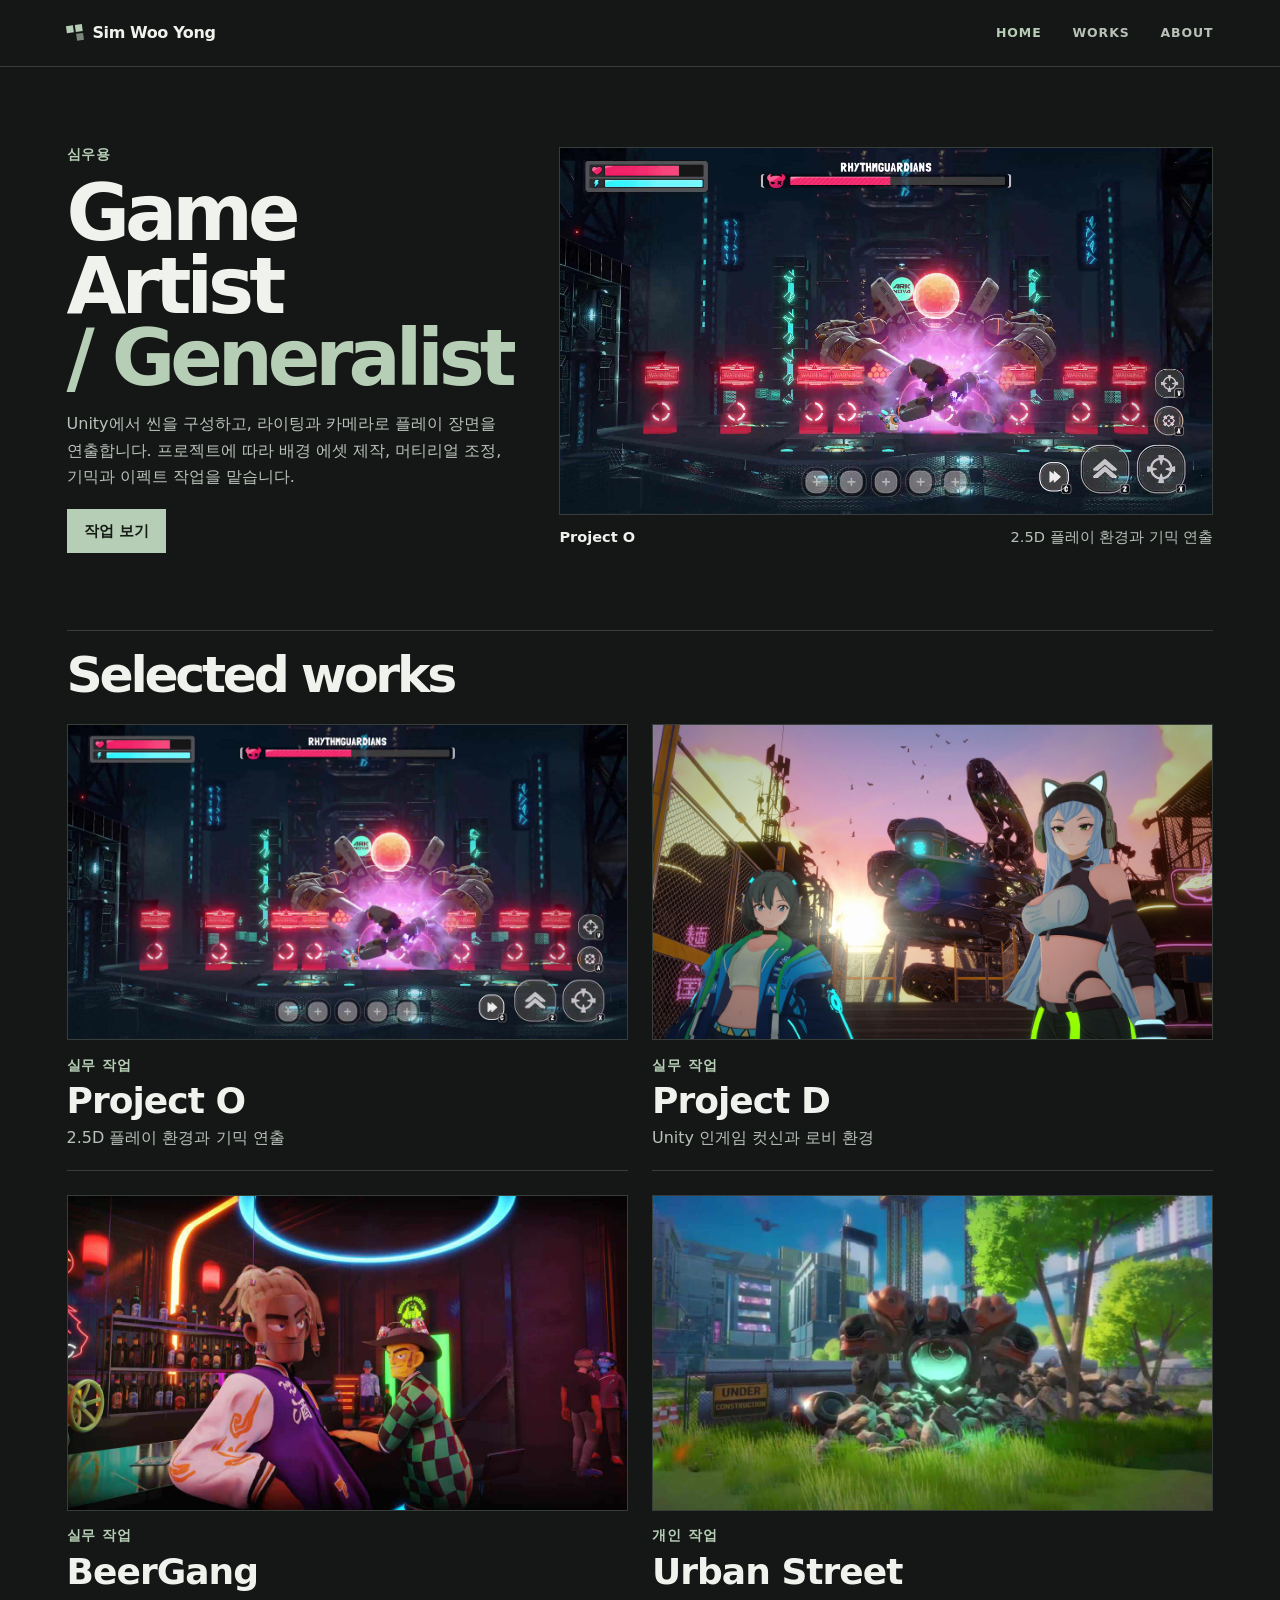
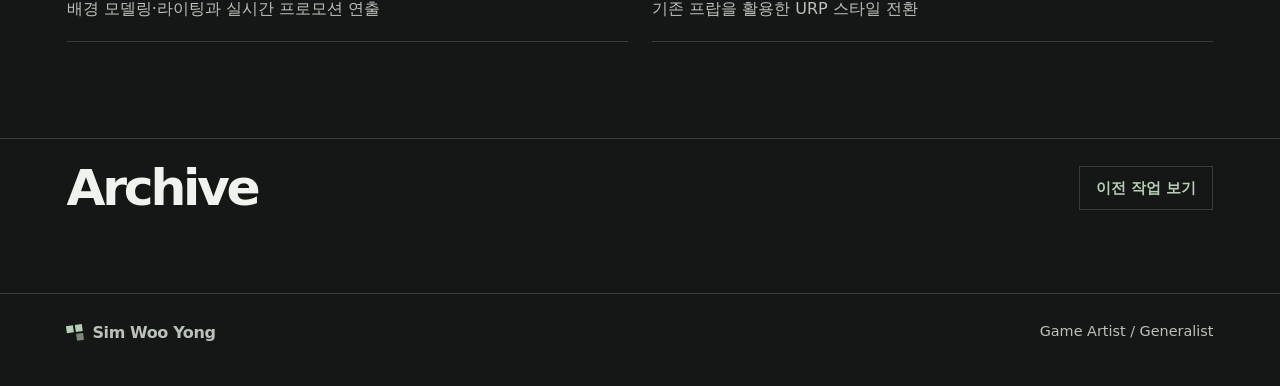
<file: index.html>
<!doctype html><html lang="ko"><head><meta charset="utf-8"><meta name="viewport" content="width=device-width,initial-scale=1"><meta name="description" content="Unity에서 씬을 구성하고, 라이팅과 카메라로 플레이 장면을 연출합니다. 프로젝트에 따라 배경 에셋 제작, 머티리얼 조정, 기믹과 이펙트 작업을 맡습니다."><meta name="theme-color" content="#141616"><title>Sim Woo Yong</title><link rel="icon" href="favicon.svg"><link rel="stylesheet" href="site.css"><script src="site.js" defer></script></head><body><a class="skip" href="#main">본문으로</a><header class="header"><div class="frame bar"><a class="brand" href="index.html"><span class="mark" aria-hidden="true"><i></i><i></i><i></i></span><span>Sim Woo Yong</span></a><nav aria-label="주 메뉴"><a href="index.html" aria-current="page">HOME</a><a href="works/index.html">WORKS</a><a href="about/index.html">ABOUT</a></nav></div></header><main id="main"><section class="frame hero"><div class="hero-copy"><p class="meta">심우용</p><h1>Game Artist<br><em>/ Generalist</em></h1><p>Unity에서 씬을 구성하고, 라이팅과 카메라로 플레이 장면을 연출합니다. 프로젝트에 따라 배경 에셋 제작, 머티리얼 조정, 기믹과 이펙트 작업을 맡습니다.</p><a class="action" href="#selected">작업 보기</a></div>
    <div class="hero-visual"><a class="hero-link" href="works/project-o/index.html"><div class="hero-art"><img src="media/originals/project-o/boss-frame.jpg" alt="청록빛 전투 공간과 적색 경고 장치가 함께 보이는 보스전 스틸." fetchpriority="high" decoding="async" width="2560" height="1440"></div><div class="hero-label"><strong>Project O</strong><span>2.5D 플레이 환경과 기믹 연출</span></div></a><video class="intro-video" muted playsinline preload="none" data-intro="media/originals/project-d/awakening-instrument.mp4" aria-hidden="true"></video></div></section>
    <section class="frame collection" id="selected"><div class="section-head"><h2>Selected works</h2></div><div class="grid"><article class="card"><a href="works/project-o/index.html"><div class="plate"><img src="media/originals/project-o/boss-frame.jpg" alt="청록빛 전투 공간과 적색 경고 장치가 함께 보이는 보스전 스틸." loading="lazy" decoding="async" width="2560" height="1440"></div><div class="card-copy"><p class="meta">실무 작업</p><h3>Project O</h3><p>2.5D 플레이 환경과 기믹 연출</p></div></a></article><article class="card"><a href="works/project-d/index.html"><div class="plate"><img src="media/originals/project-d/lighting-dusk.jpg" alt="역광으로 인물과 배경을 분리한 석양 버전." loading="lazy" decoding="async" width="2560" height="1440"></div><div class="card-copy"><p class="meta">실무 작업</p><h3>Project D</h3><p>Unity 인게임 컷신과 로비 환경</p></div></a></article><article class="card"><a href="works/beergang/index.html"><div class="plate"><img src="media/originals/beergang/trailer-bar.jpg" alt="병 진열과 적·청색 네온으로 깊이를 준 바 내부 스틸." loading="lazy" decoding="async" width="1280" height="720"></div><div class="card-copy"><p class="meta">실무 작업</p><h3>BeerGang</h3><p>배경 모델링·라이팅과 실시간 프로모션 연출</p></div></a></article><article class="card"><a href="works/urban-street/index.html"><div class="plate"><img src="media/originals/urban-street/robot-landmark.jpg" alt="잔디와 네온 뒤로 빛나는 로봇 잔해를 중심으로 잡은 구도." loading="lazy" decoding="async" width="1280" height="720"></div><div class="card-copy"><p class="meta">개인 작업</p><h3>Urban Street</h3><p>기존 프랍을 활용한 URP 스타일 전환</p></div></a></article></div></section>
    <section class="frame home-index"><h2>Archive</h2><a class="action secondary" href="works/index.html#archive">이전 작업 보기</a></section>
    </main><footer class="frame footer"><a class="brand" href="index.html"><span class="mark" aria-hidden="true"><i></i><i></i><i></i></span><span>Sim Woo Yong</span></a><span>Game Artist / Generalist</span></footer></body></html>
</file>
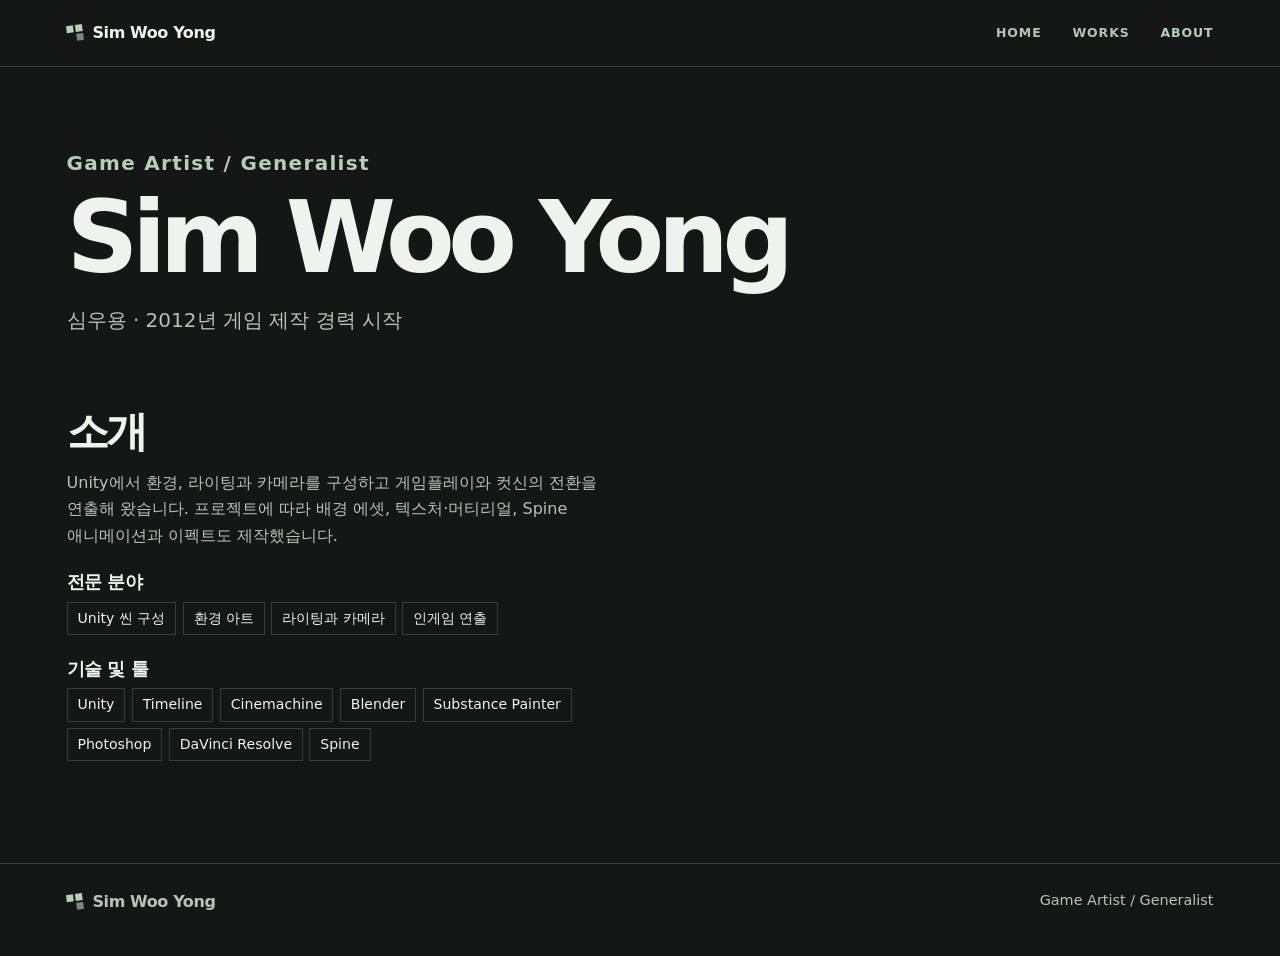
<file: about/index.html>
<!doctype html><html lang="ko"><head><meta charset="utf-8"><meta name="viewport" content="width=device-width,initial-scale=1"><meta name="description" content="Unity에서 씬을 구성하고, 라이팅과 카메라로 플레이 장면을 연출합니다. 프로젝트에 따라 배경 에셋 제작, 머티리얼 조정, 기믹과 이펙트 작업을 맡습니다."><meta name="theme-color" content="#141616"><title>About · Sim Woo Yong</title><link rel="icon" href="../favicon.svg"><link rel="stylesheet" href="../site.css"><script src="../site.js" defer></script></head><body><a class="skip" href="#main">본문으로</a><header class="header"><div class="frame bar"><a class="brand" href="../index.html"><span class="mark" aria-hidden="true"><i></i><i></i><i></i></span><span>Sim Woo Yong</span></a><nav aria-label="주 메뉴"><a href="../index.html">HOME</a><a href="../works/index.html">WORKS</a><a href="../about/index.html" aria-current="page">ABOUT</a></nav></div></header><main id="main"><div class="frame page-head"><p class="meta">Game Artist / Generalist</p><h1>Sim Woo Yong</h1><p>심우용 · 2012년 게임 제작 경력 시작</p></div><div class="frame about">
    <section><h2>소개</h2><p>Unity에서 환경, 라이팅과 카메라를 구성하고 게임플레이와 컷신의 전환을 연출해 왔습니다. 프로젝트에 따라 배경 에셋, 텍스처·머티리얼, Spine 애니메이션과 이펙트도 제작했습니다.</p><h3>전문 분야</h3><ul class="tags"><li>Unity 씬 구성</li><li>환경 아트</li><li>라이팅과 카메라</li><li>인게임 연출</li></ul><h3>기술 및 툴</h3><ul class="tags"><li>Unity</li><li>Timeline</li><li>Cinemachine</li><li>Blender</li><li>Substance Painter</li><li>Photoshop</li><li>DaVinci Resolve</li><li>Spine</li></ul>
    </section>
    </div></main><footer class="frame footer"><a class="brand" href="../index.html"><span class="mark" aria-hidden="true"><i></i><i></i><i></i></span><span>Sim Woo Yong</span></a><span>Game Artist / Generalist</span></footer></body></html>
</file>
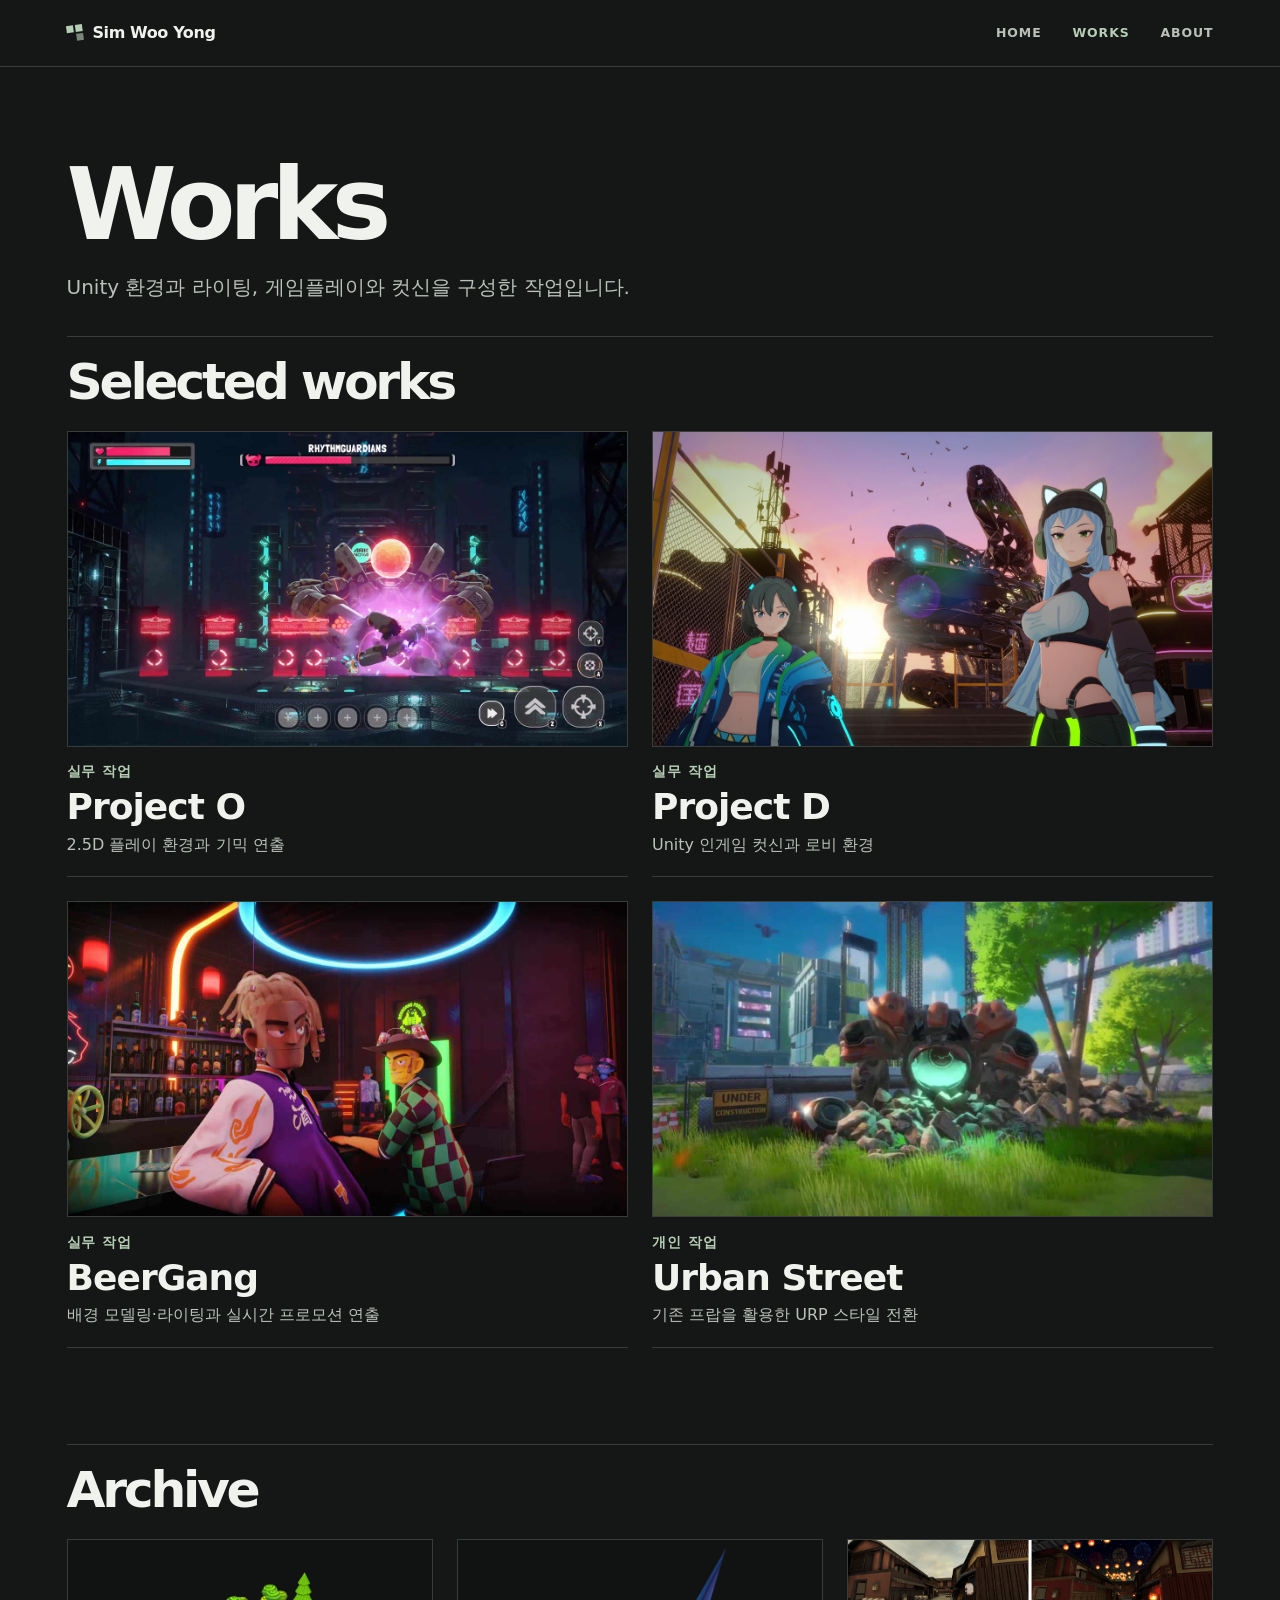
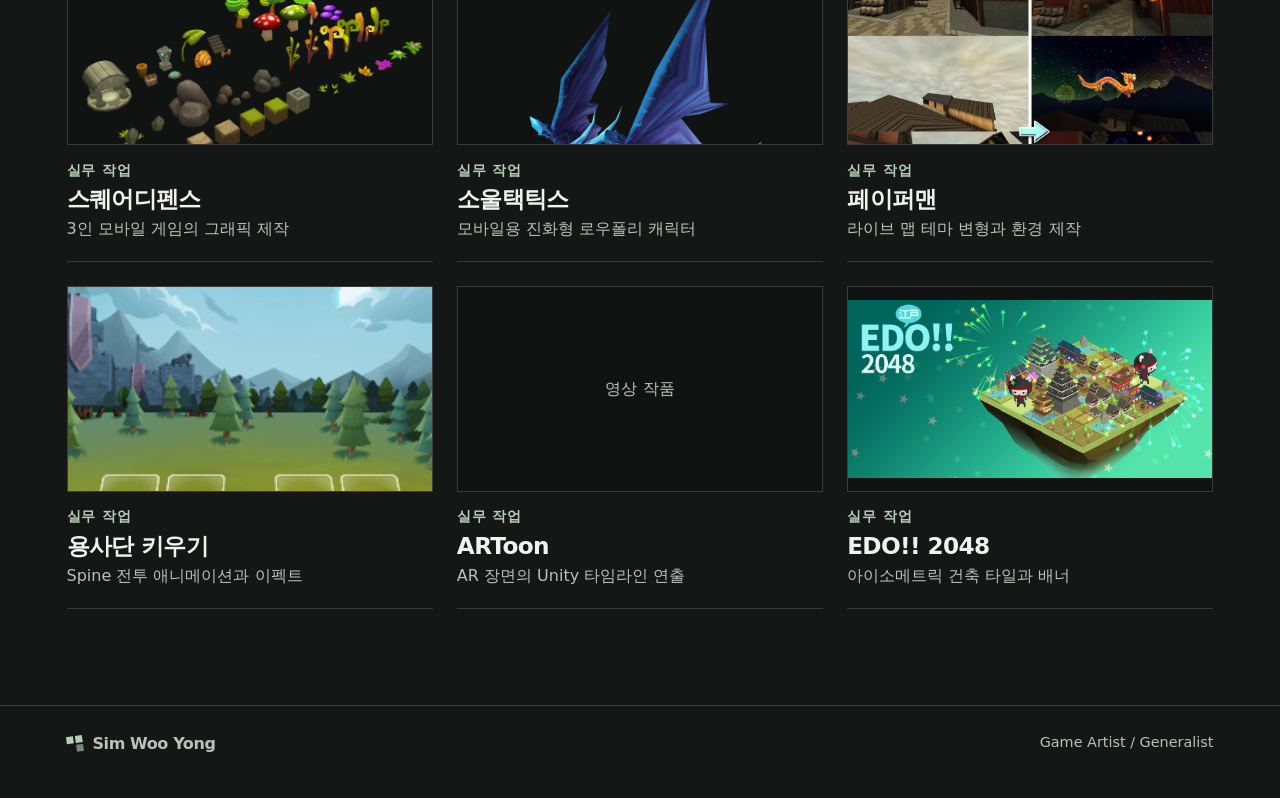
<file: works/index.html>
<!doctype html><html lang="ko"><head><meta charset="utf-8"><meta name="viewport" content="width=device-width,initial-scale=1"><meta name="description" content="Unity에서 씬을 구성하고, 라이팅과 카메라로 플레이 장면을 연출합니다. 프로젝트에 따라 배경 에셋 제작, 머티리얼 조정, 기믹과 이펙트 작업을 맡습니다."><meta name="theme-color" content="#141616"><title>Works · Sim Woo Yong</title><link rel="icon" href="../favicon.svg"><link rel="stylesheet" href="../site.css"><script src="../site.js" defer></script></head><body><a class="skip" href="#main">본문으로</a><header class="header"><div class="frame bar"><a class="brand" href="../index.html"><span class="mark" aria-hidden="true"><i></i><i></i><i></i></span><span>Sim Woo Yong</span></a><nav aria-label="주 메뉴"><a href="../index.html">HOME</a><a href="../works/index.html" aria-current="page">WORKS</a><a href="../about/index.html">ABOUT</a></nav></div></header><main id="main"><div class="frame page-head"><h1>Works</h1><p>Unity 환경과 라이팅, 게임플레이와 컷신을 구성한 작업입니다.</p></div><section class="frame collection" id="featured"><div class="section-head"><h2>Selected works</h2></div><div class="grid"><article class="card"><a href="../works/project-o/index.html"><div class="plate"><img src="../media/originals/project-o/boss-frame.jpg" alt="청록빛 전투 공간과 적색 경고 장치가 함께 보이는 보스전 스틸." loading="lazy" decoding="async" width="2560" height="1440"></div><div class="card-copy"><p class="meta">실무 작업</p><h3>Project O</h3><p>2.5D 플레이 환경과 기믹 연출</p></div></a></article><article class="card"><a href="../works/project-d/index.html"><div class="plate"><img src="../media/originals/project-d/lighting-dusk.jpg" alt="역광으로 인물과 배경을 분리한 석양 버전." loading="lazy" decoding="async" width="2560" height="1440"></div><div class="card-copy"><p class="meta">실무 작업</p><h3>Project D</h3><p>Unity 인게임 컷신과 로비 환경</p></div></a></article><article class="card"><a href="../works/beergang/index.html"><div class="plate"><img src="../media/originals/beergang/trailer-bar.jpg" alt="병 진열과 적·청색 네온으로 깊이를 준 바 내부 스틸." loading="lazy" decoding="async" width="1280" height="720"></div><div class="card-copy"><p class="meta">실무 작업</p><h3>BeerGang</h3><p>배경 모델링·라이팅과 실시간 프로모션 연출</p></div></a></article><article class="card"><a href="../works/urban-street/index.html"><div class="plate"><img src="../media/originals/urban-street/robot-landmark.jpg" alt="잔디와 네온 뒤로 빛나는 로봇 잔해를 중심으로 잡은 구도." loading="lazy" decoding="async" width="1280" height="720"></div><div class="card-copy"><p class="meta">개인 작업</p><h3>Urban Street</h3><p>기존 프랍을 활용한 URP 스타일 전환</p></div></a></article></div></section><section class="frame collection" id="archive"><div class="section-head"><h2>Archive</h2></div><div class="grid"><article class="card"><a href="../works/square-defence/index.html"><div class="plate"><img src="../media/originals/square-defence/tile-props.png" alt="바닥 타일, 암석, 식물, 구조물 등 환경 프랍 세트." loading="lazy" decoding="async" width="1500" height="1125"></div><div class="card-copy"><p class="meta">실무 작업</p><h3>스퀘어디펜스</h3><p>3인 모바일 게임의 그래픽 제작</p></div></a></article><article class="card"><a href="../works/soul-tactics/index.html"><div class="plate"><img src="../media/originals/soul-tactics/dragon-tier-three.png" alt="넓은 날개 실루엣과 긴 꼬리가 강조된 3단계 측면." loading="lazy" decoding="async" width="900" height="900"></div><div class="card-copy"><p class="meta">실무 작업</p><h3>소울택틱스</h3><p>모바일용 진화형 로우폴리 캐릭터</p></div></a></article><article class="card"><a href="../works/paperman/index.html"><div class="plate"><img src="../media/originals/paperman/kyoto-festival.jpg" alt="기존 교토와 중국 축제 테마로 변경한 버전의 비교." loading="lazy" decoding="async" width="1902" height="2000"></div><div class="card-copy"><p class="meta">실무 작업</p><h3>페이퍼맨</h3><p>라이브 맵 테마 변형과 환경 제작</p></div></a></article><article class="card"><a href="../works/superjoy-spine/index.html"><div class="plate"><img src="../media/originals/superjoy-spine/scorpion-ingame.gif" alt="전투 격자에서 원거리 착탄이 표시되는 구간." loading="lazy" decoding="async" width="270" height="290"></div><div class="card-copy"><p class="meta">실무 작업</p><h3>용사단 키우기</h3><p>Spine 전투 애니메이션과 이펙트</p></div></a></article><article class="card"><a href="../works/artoon/index.html"><div class="plate"><span class="placeholder">영상 작품</span></div><div class="card-copy"><p class="meta">실무 작업</p><h3>ARToon</h3><p>AR 장면의 Unity 타임라인 연출</p></div></a></article><article class="card"><a href="../works/edo-2048/index.html"><div class="plate"><img src="../media/originals/edo-2048/edo-banner.png" alt="건물 타일을 한 섬으로 배치한 EDO!! 2048 배너." loading="lazy" decoding="async" width="1024" height="500"></div><div class="card-copy"><p class="meta">실무 작업</p><h3>EDO!! 2048</h3><p>아이소메트릭 건축 타일과 배너</p></div></a></article></div></section></main><footer class="frame footer"><a class="brand" href="../index.html"><span class="mark" aria-hidden="true"><i></i><i></i><i></i></span><span>Sim Woo Yong</span></a><span>Game Artist / Generalist</span></footer></body></html>
</file>
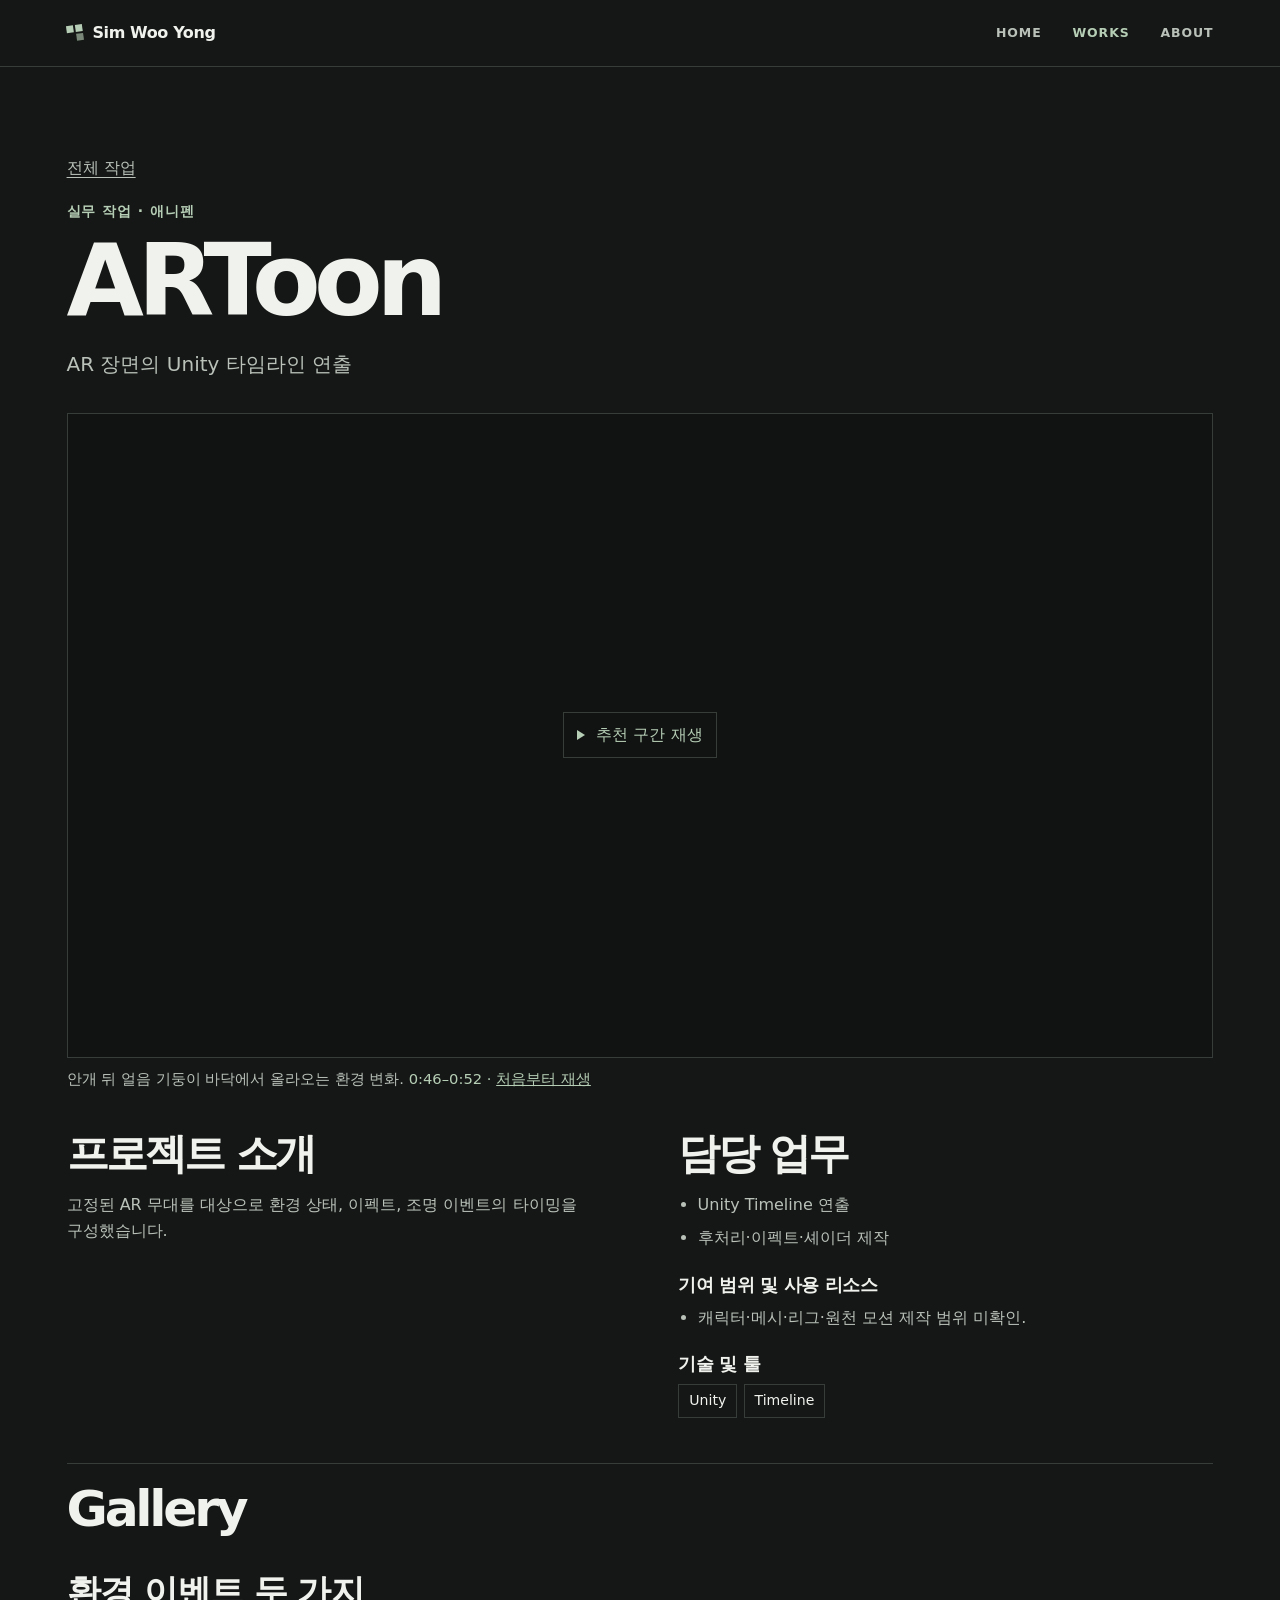
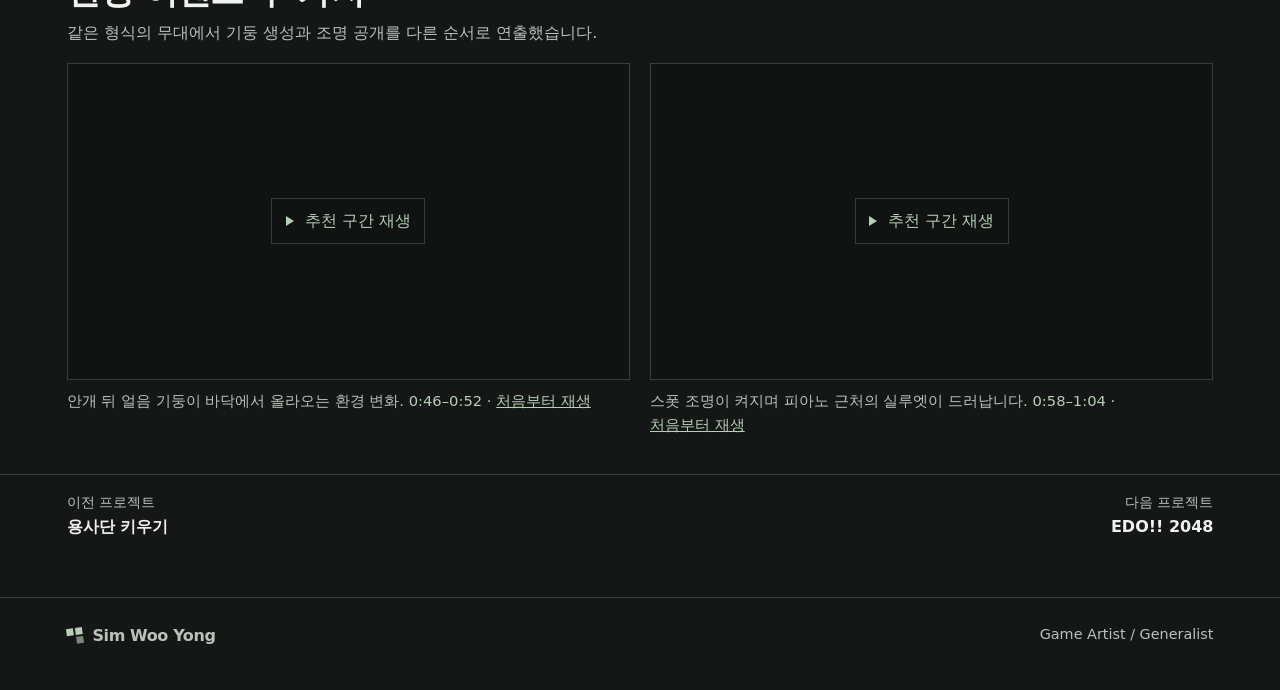
<file: works/artoon/index.html>
<!doctype html><html lang="ko"><head><meta charset="utf-8"><meta name="viewport" content="width=device-width,initial-scale=1"><meta name="description" content="Unity에서 씬을 구성하고, 라이팅과 카메라로 플레이 장면을 연출합니다. 프로젝트에 따라 배경 에셋 제작, 머티리얼 조정, 기믹과 이펙트 작업을 맡습니다."><meta name="theme-color" content="#141616"><title>ARToon · Sim Woo Yong</title><link rel="icon" href="../../favicon.svg"><link rel="stylesheet" href="../../site.css"><script src="../../site.js" defer></script></head><body><a class="skip" href="#main">본문으로</a><header class="header"><div class="frame bar"><a class="brand" href="../../index.html"><span class="mark" aria-hidden="true"><i></i><i></i><i></i></span><span>Sim Woo Yong</span></a><nav aria-label="주 메뉴"><a href="../../index.html">HOME</a><a href="../../works/index.html" aria-current="page">WORKS</a><a href="../../about/index.html">ABOUT</a></nav></div></header><main id="main"><article><header class="frame detail-head"><a class="back" href="../../works/index.html">전체 작업</a><p class="meta">실무 작업 · 애니펜</p><h1>ARToon</h1><p>AR 장면의 Unity 타임라인 연출</p></header>
    <div class="frame detail-art"><figure><div class="video-stage" style="--ratio:1280/720"><a class="play" data-video="../../media/originals/artoon/ice-columns.mp4" data-start="46" data-end="52" href="../../media/originals/artoon/ice-columns.mp4#t=46" aria-label="안개 뒤 얼음 기둥이 바닥에서 올라오는 환경 변화. 재생"><i aria-hidden="true"></i>추천 구간 재생</a></div><figcaption>안개 뒤 얼음 기둥이 바닥에서 올라오는 환경 변화. <span class="range">0:46–0:52 · <a data-full href="../../media/originals/artoon/ice-columns.mp4">처음부터 재생</a></span></figcaption></figure></div>
    <div class="frame detail-info"><section><h2>프로젝트 소개</h2><p>고정된 AR 무대를 대상으로 환경 상태, 이펙트, 조명 이벤트의 타이밍을 구성했습니다.</p></section>
    <section><h2>담당 업무</h2><ul class="plain"><li>Unity Timeline 연출</li><li>후처리·이펙트·셰이더 제작</li></ul><h3>기여 범위 및 사용 리소스</h3><ul class="plain"><li>캐릭터·메시·리그·원천 모션 제작 범위 미확인.</li></ul><h3>기술 및 툴</h3><ul class="tags"><li>Unity</li><li>Timeline</li></ul></section></div>
    <section class="frame gallery"><div class="section-head"><h2>Gallery</h2></div><section class="gallery-block"><h3>환경 이벤트 두 가지</h3><p>같은 형식의 무대에서 기둥 생성과 조명 공개를 다른 순서로 연출했습니다.</p><div class="gallery-grid"><figure><div class="video-stage" style="--ratio:1280/720"><a class="play" data-video="../../media/originals/artoon/ice-columns.mp4" data-start="46" data-end="52" href="../../media/originals/artoon/ice-columns.mp4#t=46" aria-label="안개 뒤 얼음 기둥이 바닥에서 올라오는 환경 변화. 재생"><i aria-hidden="true"></i>추천 구간 재생</a></div><figcaption>안개 뒤 얼음 기둥이 바닥에서 올라오는 환경 변화. <span class="range">0:46–0:52 · <a data-full href="../../media/originals/artoon/ice-columns.mp4">처음부터 재생</a></span></figcaption></figure><figure><div class="video-stage" style="--ratio:1280/720"><a class="play" data-video="../../media/originals/artoon/spotlight-reveal.mp4" data-start="58" data-end="64" href="../../media/originals/artoon/spotlight-reveal.mp4#t=58" aria-label="스폿 조명이 켜지며 피아노 근처의 실루엣이 드러납니다. 재생"><i aria-hidden="true"></i>추천 구간 재생</a></div><figcaption>스폿 조명이 켜지며 피아노 근처의 실루엣이 드러납니다. <span class="range">0:58–1:04 · <a data-full href="../../media/originals/artoon/spotlight-reveal.mp4">처음부터 재생</a></span></figcaption></figure></div></section></section>
    <nav class="frame project-nav" aria-label="작품 이동"><a href="../../works/superjoy-spine/index.html"><span>이전 프로젝트</span><strong>용사단 키우기</strong></a><a href="../../works/edo-2048/index.html"><span>다음 프로젝트</span><strong>EDO!! 2048</strong></a></nav></article></main><footer class="frame footer"><a class="brand" href="../../index.html"><span class="mark" aria-hidden="true"><i></i><i></i><i></i></span><span>Sim Woo Yong</span></a><span>Game Artist / Generalist</span></footer></body></html>
</file>
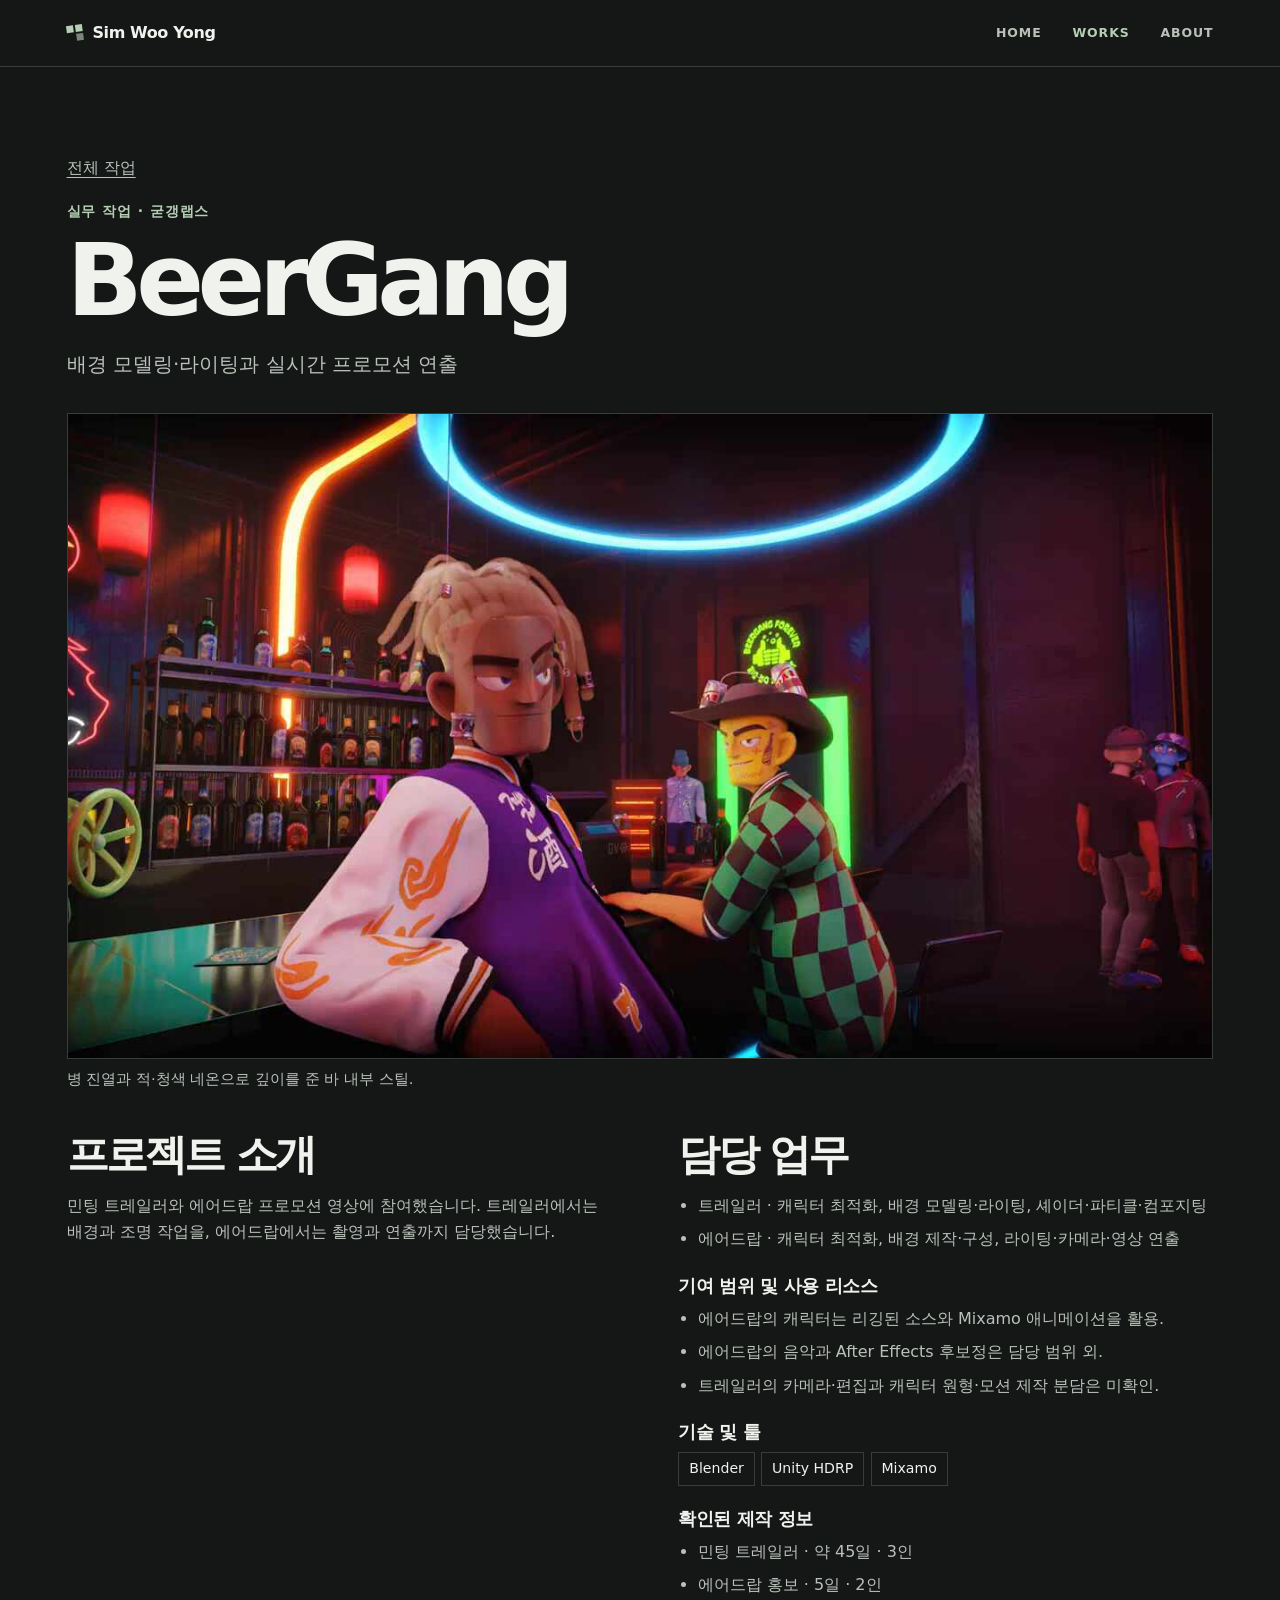
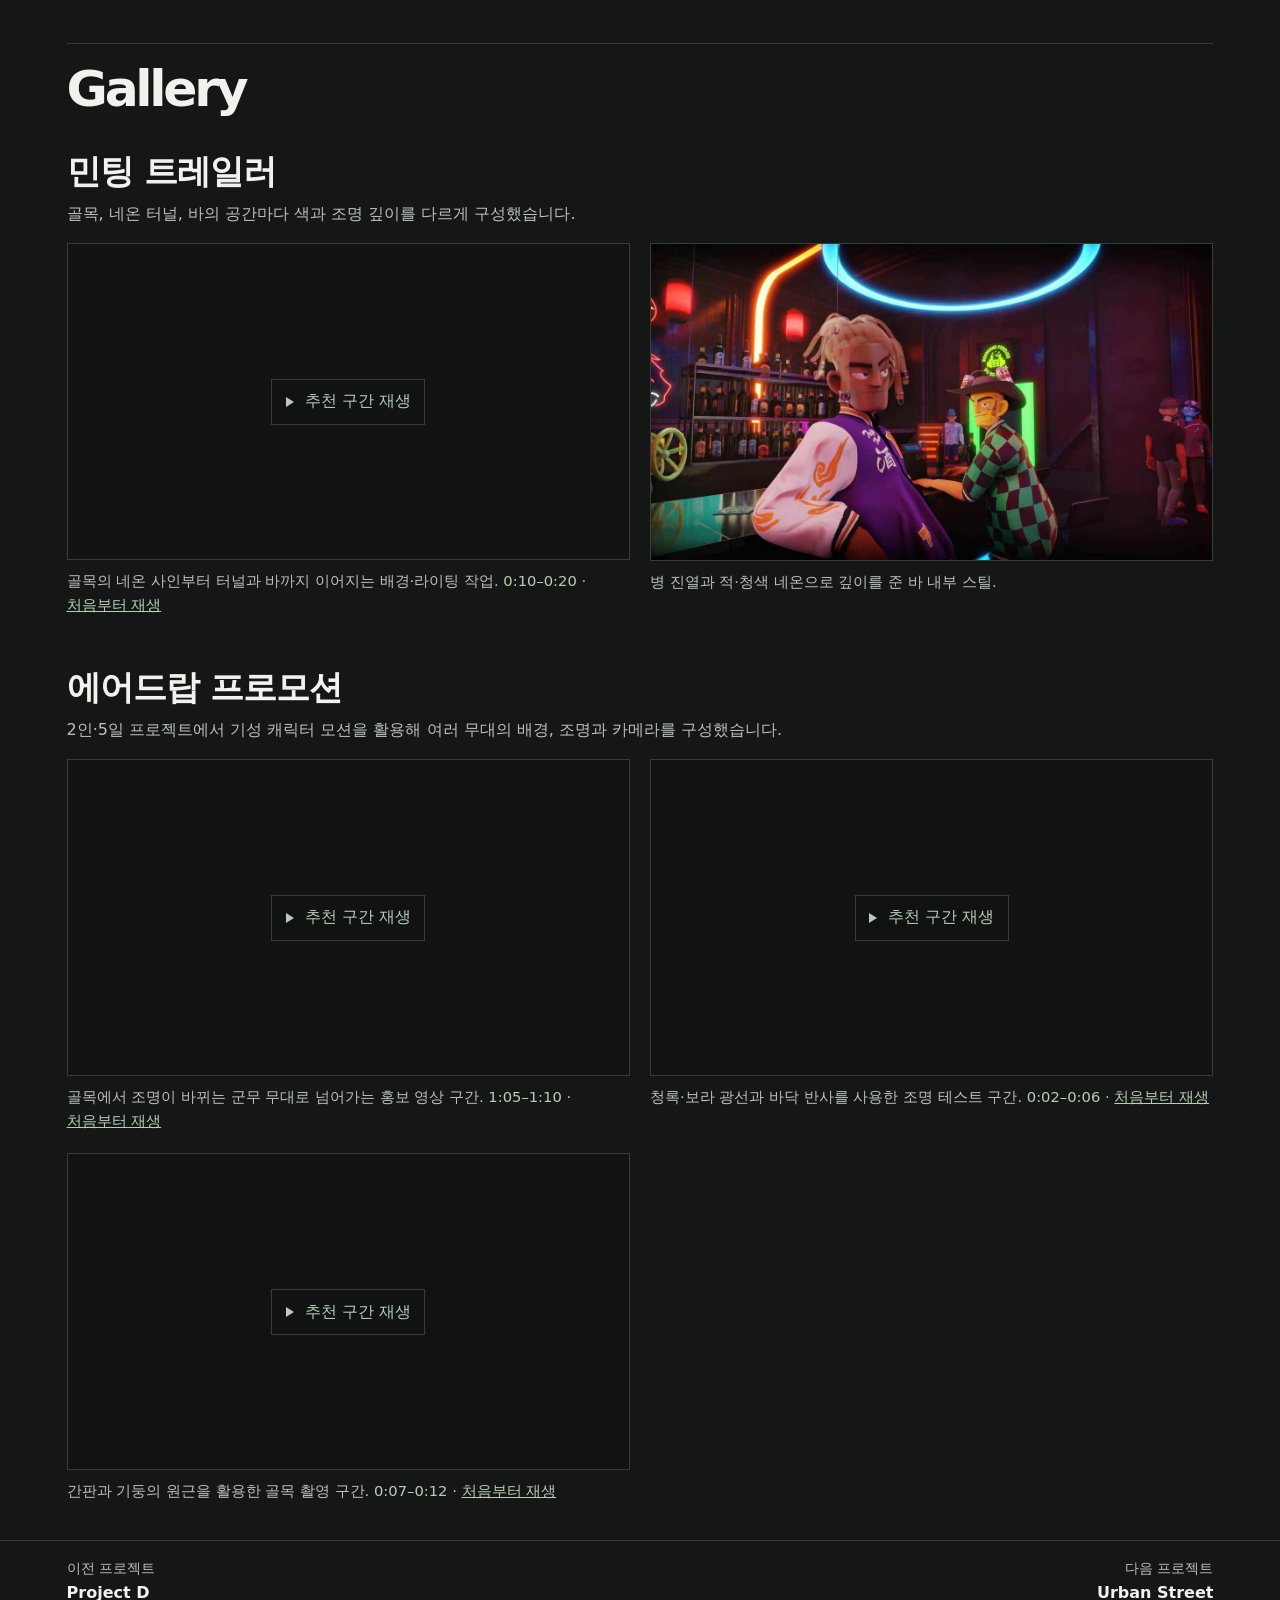
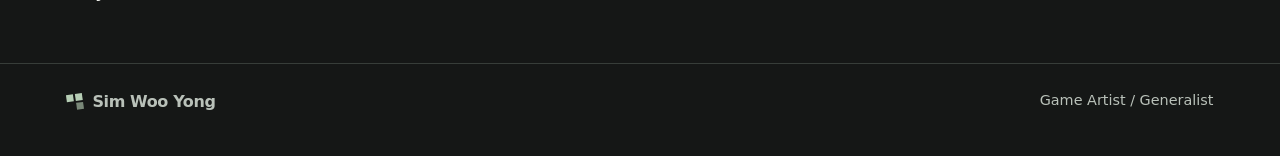
<file: works/beergang/index.html>
<!doctype html><html lang="ko"><head><meta charset="utf-8"><meta name="viewport" content="width=device-width,initial-scale=1"><meta name="description" content="Unity에서 씬을 구성하고, 라이팅과 카메라로 플레이 장면을 연출합니다. 프로젝트에 따라 배경 에셋 제작, 머티리얼 조정, 기믹과 이펙트 작업을 맡습니다."><meta name="theme-color" content="#141616"><title>BeerGang · Sim Woo Yong</title><link rel="icon" href="../../favicon.svg"><link rel="stylesheet" href="../../site.css"><script src="../../site.js" defer></script></head><body><a class="skip" href="#main">본문으로</a><header class="header"><div class="frame bar"><a class="brand" href="../../index.html"><span class="mark" aria-hidden="true"><i></i><i></i><i></i></span><span>Sim Woo Yong</span></a><nav aria-label="주 메뉴"><a href="../../index.html">HOME</a><a href="../../works/index.html" aria-current="page">WORKS</a><a href="../../about/index.html">ABOUT</a></nav></div></header><main id="main"><article><header class="frame detail-head"><a class="back" href="../../works/index.html">전체 작업</a><p class="meta">실무 작업 · 굳갱랩스</p><h1>BeerGang</h1><p>배경 모델링·라이팅과 실시간 프로모션 연출</p></header>
    <div class="frame detail-art"><figure><a class="plate still" data-still href="../../media/originals/beergang/trailer-bar.jpg"><img src="../../media/originals/beergang/trailer-bar.jpg" alt="병 진열과 적·청색 네온으로 깊이를 준 바 내부 스틸." fetchpriority="high" decoding="async" width="1280" height="720"></a><figcaption>병 진열과 적·청색 네온으로 깊이를 준 바 내부 스틸.</figcaption></figure></div>
    <div class="frame detail-info"><section><h2>프로젝트 소개</h2><p>민팅 트레일러와 에어드랍 프로모션 영상에 참여했습니다. 트레일러에서는 배경과 조명 작업을, 에어드랍에서는 촬영과 연출까지 담당했습니다.</p></section>
    <section><h2>담당 업무</h2><ul class="plain"><li>트레일러 · 캐릭터 최적화, 배경 모델링·라이팅, 셰이더·파티클·컴포지팅</li><li>에어드랍 · 캐릭터 최적화, 배경 제작·구성, 라이팅·카메라·영상 연출</li></ul><h3>기여 범위 및 사용 리소스</h3><ul class="plain"><li>에어드랍의 캐릭터는 리깅된 소스와 Mixamo 애니메이션을 활용.</li><li>에어드랍의 음악과 After Effects 후보정은 담당 범위 외.</li><li>트레일러의 카메라·편집과 캐릭터 원형·모션 제작 분담은 미확인.</li></ul><h3>기술 및 툴</h3><ul class="tags"><li>Blender</li><li>Unity HDRP</li><li>Mixamo</li></ul><h3>확인된 제작 정보</h3><ul class="plain"><li>민팅 트레일러 · 약 45일 · 3인</li><li>에어드랍 홍보 · 5일 · 2인</li></ul></section></div>
    <section class="frame gallery"><div class="section-head"><h2>Gallery</h2></div><section class="gallery-block"><h3>민팅 트레일러</h3><p>골목, 네온 터널, 바의 공간마다 색과 조명 깊이를 다르게 구성했습니다.</p><div class="gallery-grid"><figure><div class="video-stage" style="--ratio:1280/720"><a class="play" data-video="../../media/originals/beergang/trailer-lighting.mp4" data-start="10.9" data-end="20.9" href="../../media/originals/beergang/trailer-lighting.mp4#t=10.9" aria-label="골목의 네온 사인부터 터널과 바까지 이어지는 배경·라이팅 작업. 재생"><i aria-hidden="true"></i>추천 구간 재생</a></div><figcaption>골목의 네온 사인부터 터널과 바까지 이어지는 배경·라이팅 작업. <span class="range">0:10–0:20 · <a data-full href="../../media/originals/beergang/trailer-lighting.mp4">처음부터 재생</a></span></figcaption></figure><figure><a class="plate still" data-still href="../../media/originals/beergang/trailer-bar.jpg"><img src="../../media/originals/beergang/trailer-bar.jpg" alt="병 진열과 적·청색 네온으로 깊이를 준 바 내부 스틸." loading="lazy" decoding="async" width="1280" height="720"></a><figcaption>병 진열과 적·청색 네온으로 깊이를 준 바 내부 스틸.</figcaption></figure></div></section><section class="gallery-block"><h3>에어드랍 프로모션</h3><p>2인·5일 프로젝트에서 기성 캐릭터 모션을 활용해 여러 무대의 배경, 조명과 카메라를 구성했습니다.</p><div class="gallery-grid"><figure><div class="video-stage" style="--ratio:1280/720"><a class="play" data-video="../../media/originals/beergang/airdrop-transition.mp4" data-start="65.8" data-end="70.2" href="../../media/originals/beergang/airdrop-transition.mp4#t=65.8" aria-label="골목에서 조명이 바뀌는 군무 무대로 넘어가는 홍보 영상 구간. 재생"><i aria-hidden="true"></i>추천 구간 재생</a></div><figcaption>골목에서 조명이 바뀌는 군무 무대로 넘어가는 홍보 영상 구간. <span class="range">1:05–1:10 · <a data-full href="../../media/originals/beergang/airdrop-transition.mp4">처음부터 재생</a></span></figcaption></figure><figure><div class="video-stage" style="--ratio:1920/1080"><a class="play" data-video="../../media/originals/beergang/airdrop-volumetric.mp4" data-start="2" data-end="6" href="../../media/originals/beergang/airdrop-volumetric.mp4#t=2" aria-label="청록·보라 광선과 바닥 반사를 사용한 조명 테스트 구간. 재생"><i aria-hidden="true"></i>추천 구간 재생</a></div><figcaption>청록·보라 광선과 바닥 반사를 사용한 조명 테스트 구간. <span class="range">0:02–0:06 · <a data-full href="../../media/originals/beergang/airdrop-volumetric.mp4">처음부터 재생</a></span></figcaption></figure><figure><div class="video-stage" style="--ratio:1920/1080"><a class="play" data-video="../../media/originals/beergang/airdrop-alley.mp4" data-start="7" data-end="12" href="../../media/originals/beergang/airdrop-alley.mp4#t=7" aria-label="간판과 기둥의 원근을 활용한 골목 촬영 구간. 재생"><i aria-hidden="true"></i>추천 구간 재생</a></div><figcaption>간판과 기둥의 원근을 활용한 골목 촬영 구간. <span class="range">0:07–0:12 · <a data-full href="../../media/originals/beergang/airdrop-alley.mp4">처음부터 재생</a></span></figcaption></figure></div></section></section>
    <nav class="frame project-nav" aria-label="작품 이동"><a href="../../works/project-d/index.html"><span>이전 프로젝트</span><strong>Project D</strong></a><a href="../../works/urban-street/index.html"><span>다음 프로젝트</span><strong>Urban Street</strong></a></nav></article></main><footer class="frame footer"><a class="brand" href="../../index.html"><span class="mark" aria-hidden="true"><i></i><i></i><i></i></span><span>Sim Woo Yong</span></a><span>Game Artist / Generalist</span></footer></body></html>
</file>
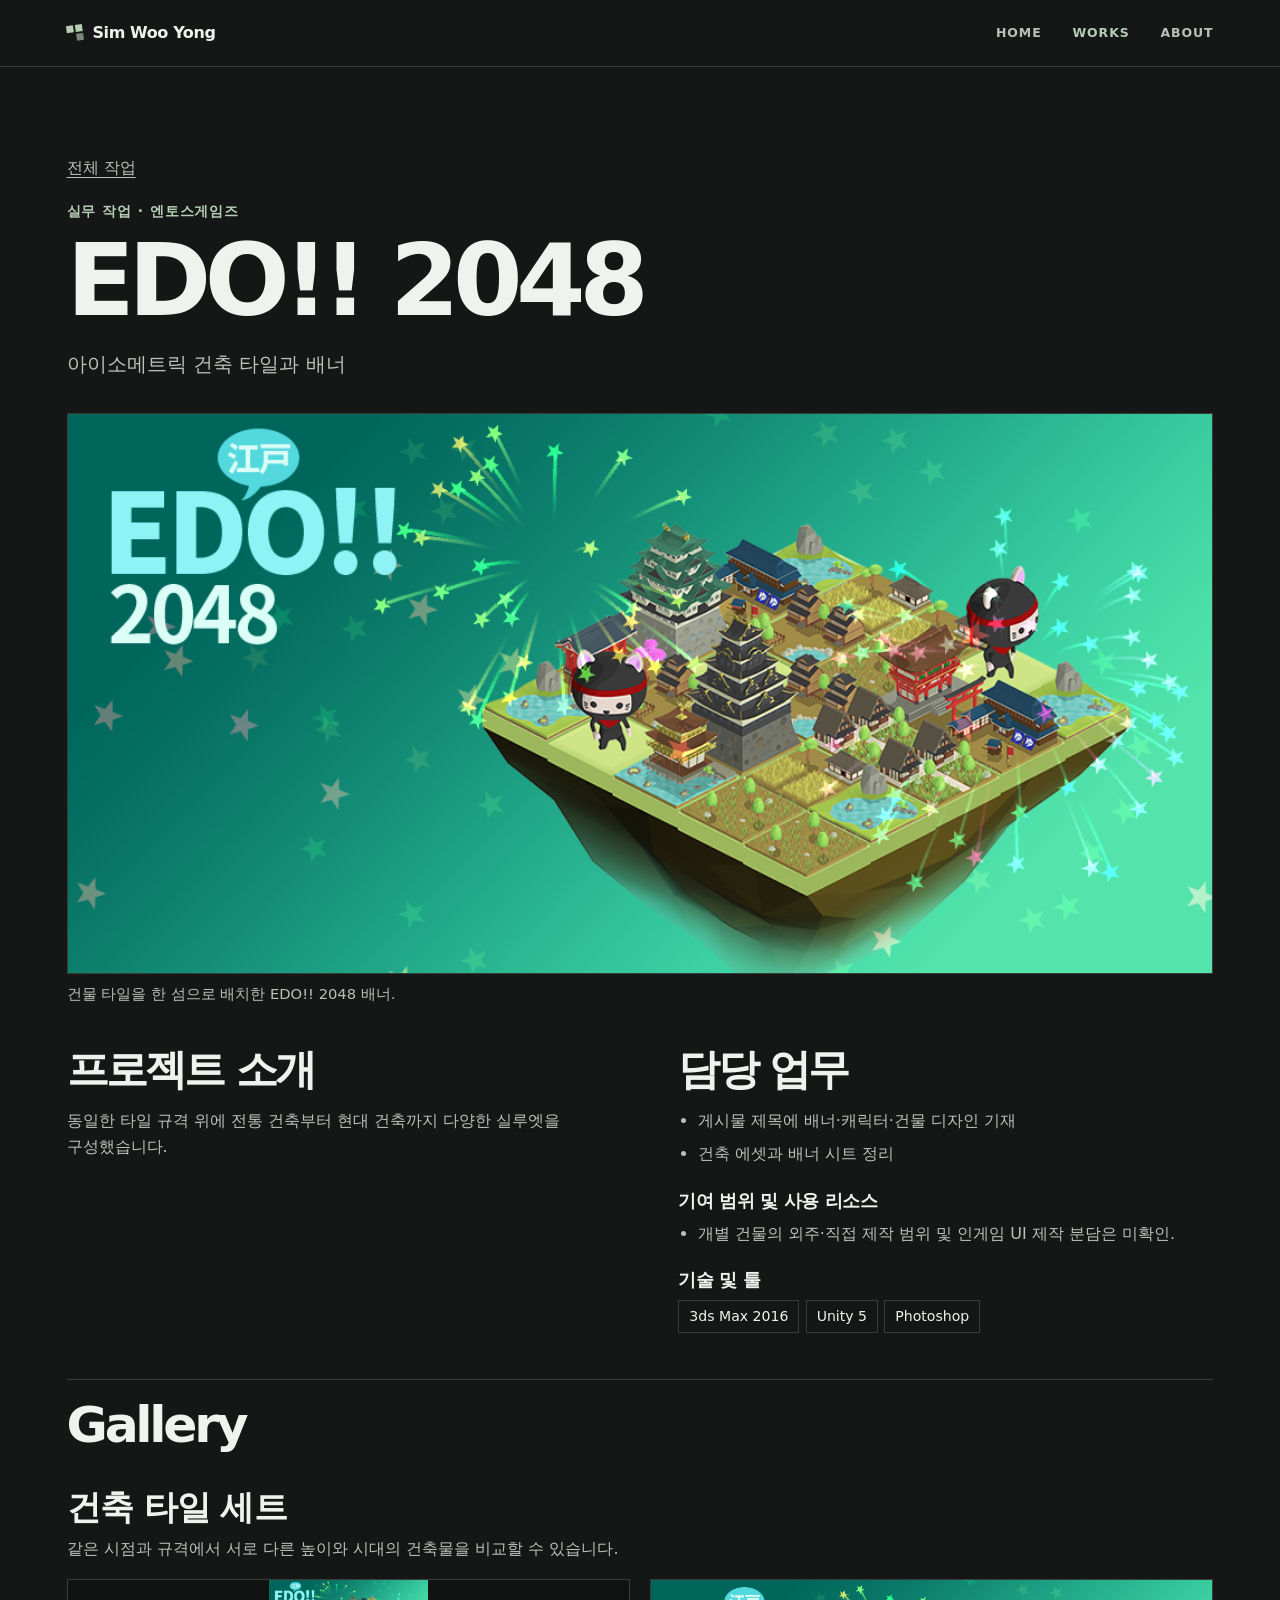
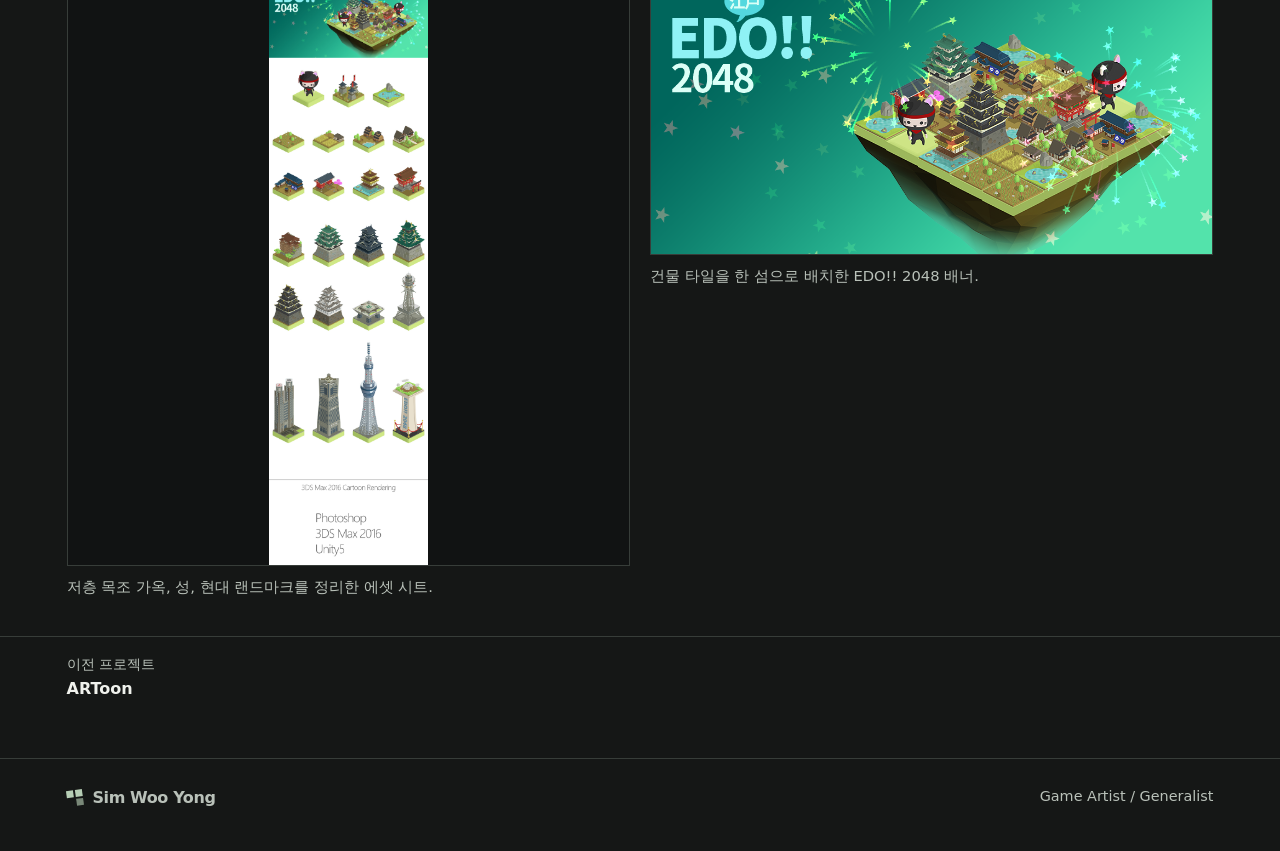
<file: works/edo-2048/index.html>
<!doctype html><html lang="ko"><head><meta charset="utf-8"><meta name="viewport" content="width=device-width,initial-scale=1"><meta name="description" content="Unity에서 씬을 구성하고, 라이팅과 카메라로 플레이 장면을 연출합니다. 프로젝트에 따라 배경 에셋 제작, 머티리얼 조정, 기믹과 이펙트 작업을 맡습니다."><meta name="theme-color" content="#141616"><title>EDO!! 2048 · Sim Woo Yong</title><link rel="icon" href="../../favicon.svg"><link rel="stylesheet" href="../../site.css"><script src="../../site.js" defer></script></head><body><a class="skip" href="#main">본문으로</a><header class="header"><div class="frame bar"><a class="brand" href="../../index.html"><span class="mark" aria-hidden="true"><i></i><i></i><i></i></span><span>Sim Woo Yong</span></a><nav aria-label="주 메뉴"><a href="../../index.html">HOME</a><a href="../../works/index.html" aria-current="page">WORKS</a><a href="../../about/index.html">ABOUT</a></nav></div></header><main id="main"><article><header class="frame detail-head"><a class="back" href="../../works/index.html">전체 작업</a><p class="meta">실무 작업 · 엔토스게임즈</p><h1>EDO!! 2048</h1><p>아이소메트릭 건축 타일과 배너</p></header>
    <div class="frame detail-art"><figure><a class="plate still" data-still href="../../media/originals/edo-2048/edo-banner.png"><img src="../../media/originals/edo-2048/edo-banner.png" alt="건물 타일을 한 섬으로 배치한 EDO!! 2048 배너." fetchpriority="high" decoding="async" width="1024" height="500"></a><figcaption>건물 타일을 한 섬으로 배치한 EDO!! 2048 배너.</figcaption></figure></div>
    <div class="frame detail-info"><section><h2>프로젝트 소개</h2><p>동일한 타일 규격 위에 전통 건축부터 현대 건축까지 다양한 실루엣을 구성했습니다.</p></section>
    <section><h2>담당 업무</h2><ul class="plain"><li>게시물 제목에 배너·캐릭터·건물 디자인 기재</li><li>건축 에셋과 배너 시트 정리</li></ul><h3>기여 범위 및 사용 리소스</h3><ul class="plain"><li>개별 건물의 외주·직접 제작 범위 및 인게임 UI 제작 분담은 미확인.</li></ul><h3>기술 및 툴</h3><ul class="tags"><li>3ds Max 2016</li><li>Unity 5</li><li>Photoshop</li></ul></section></div>
    <section class="frame gallery"><div class="section-head"><h2>Gallery</h2></div><section class="gallery-block"><h3>건축 타일 세트</h3><p>같은 시점과 규격에서 서로 다른 높이와 시대의 건축물을 비교할 수 있습니다.</p><div class="gallery-grid"><figure><a class="plate still" data-still href="../../media/originals/edo-2048/building-sheet.jpg"><img src="../../media/originals/edo-2048/building-sheet.jpg" alt="저층 목조 가옥, 성, 현대 랜드마크를 정리한 에셋 시트." loading="lazy" decoding="async" width="1024" height="3763"></a><figcaption>저층 목조 가옥, 성, 현대 랜드마크를 정리한 에셋 시트.</figcaption></figure><figure><a class="plate still" data-still href="../../media/originals/edo-2048/edo-banner.png"><img src="../../media/originals/edo-2048/edo-banner.png" alt="건물 타일을 한 섬으로 배치한 EDO!! 2048 배너." loading="lazy" decoding="async" width="1024" height="500"></a><figcaption>건물 타일을 한 섬으로 배치한 EDO!! 2048 배너.</figcaption></figure></div></section></section>
    <nav class="frame project-nav" aria-label="작품 이동"><a href="../../works/artoon/index.html"><span>이전 프로젝트</span><strong>ARToon</strong></a><span></span></nav></article></main><footer class="frame footer"><a class="brand" href="../../index.html"><span class="mark" aria-hidden="true"><i></i><i></i><i></i></span><span>Sim Woo Yong</span></a><span>Game Artist / Generalist</span></footer></body></html>
</file>
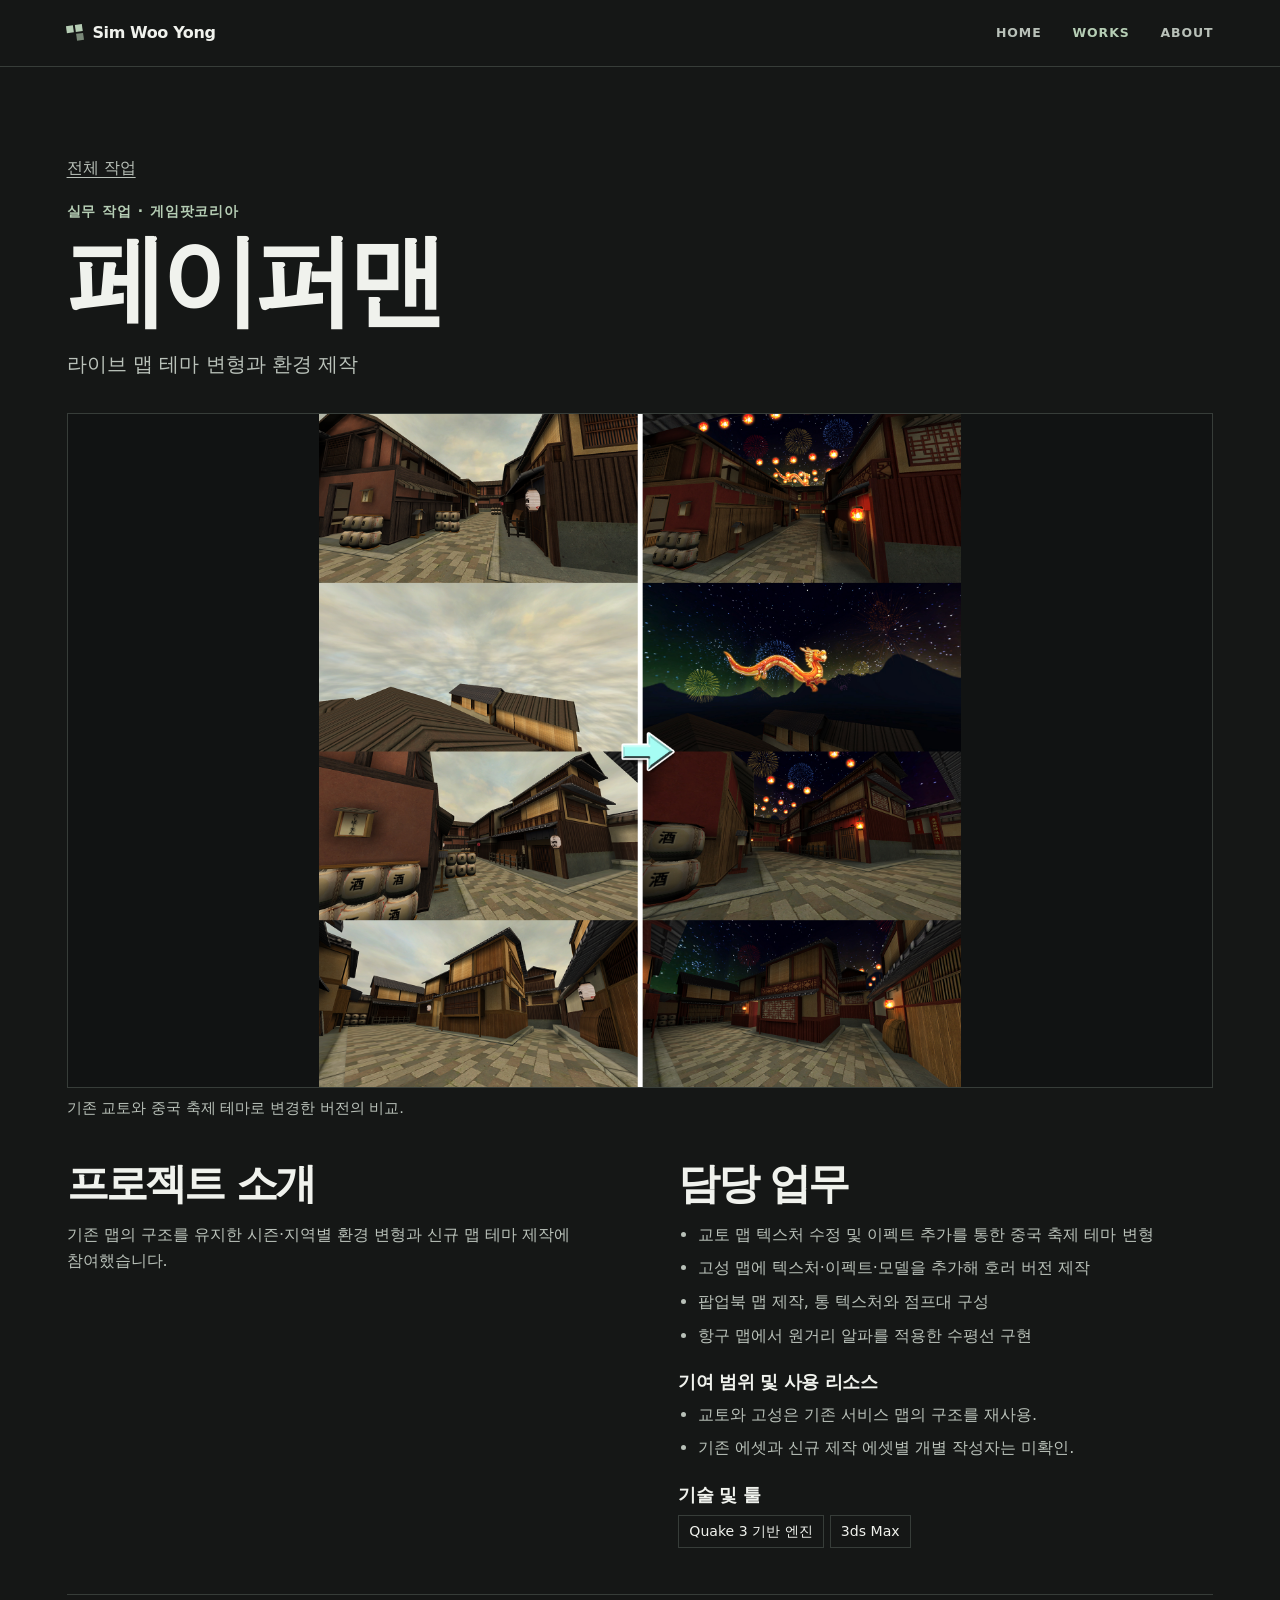
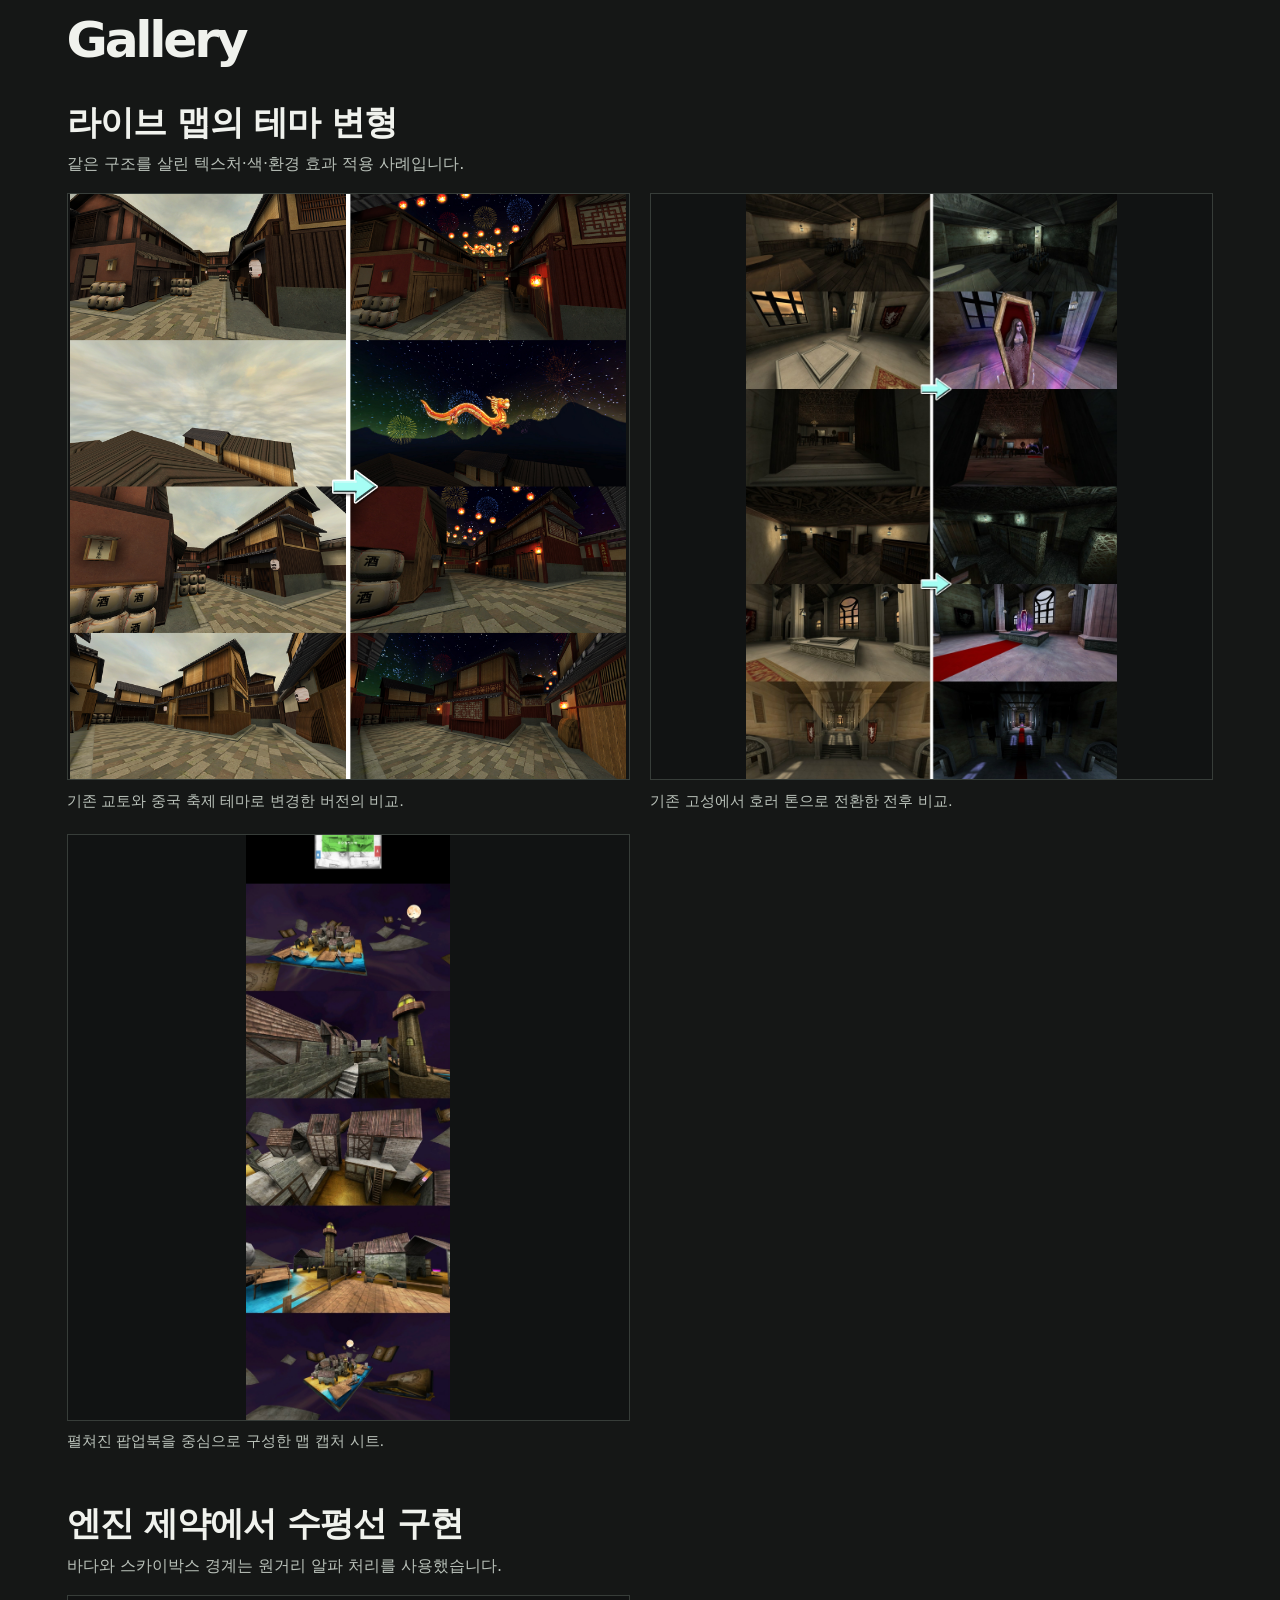
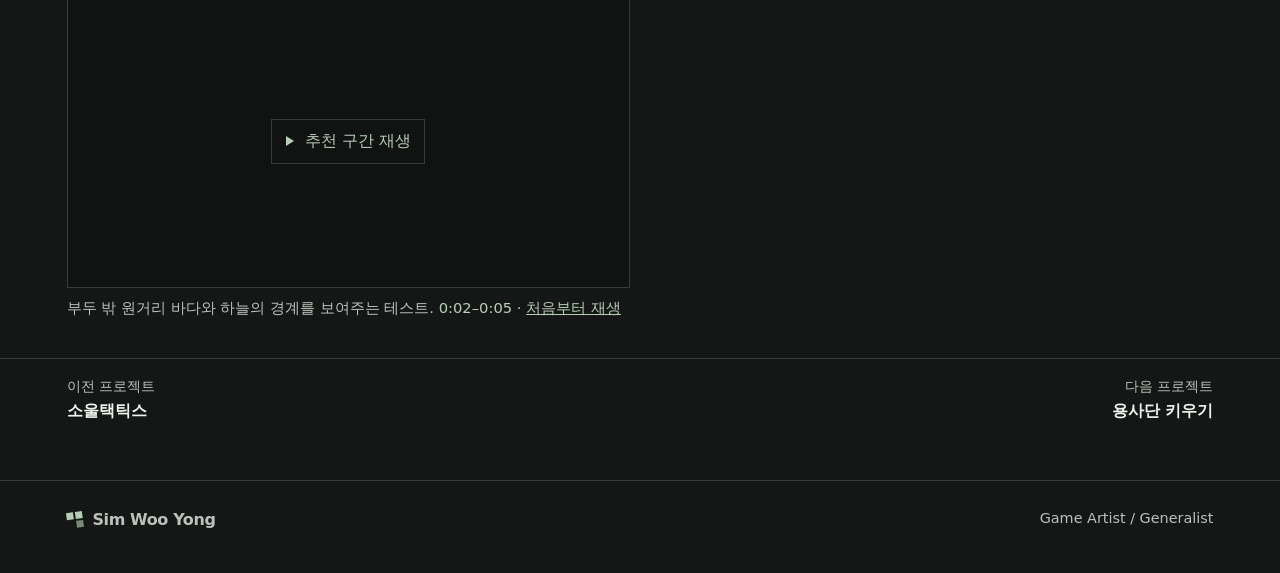
<file: works/paperman/index.html>
<!doctype html><html lang="ko"><head><meta charset="utf-8"><meta name="viewport" content="width=device-width,initial-scale=1"><meta name="description" content="Unity에서 씬을 구성하고, 라이팅과 카메라로 플레이 장면을 연출합니다. 프로젝트에 따라 배경 에셋 제작, 머티리얼 조정, 기믹과 이펙트 작업을 맡습니다."><meta name="theme-color" content="#141616"><title>페이퍼맨 · Sim Woo Yong</title><link rel="icon" href="../../favicon.svg"><link rel="stylesheet" href="../../site.css"><script src="../../site.js" defer></script></head><body><a class="skip" href="#main">본문으로</a><header class="header"><div class="frame bar"><a class="brand" href="../../index.html"><span class="mark" aria-hidden="true"><i></i><i></i><i></i></span><span>Sim Woo Yong</span></a><nav aria-label="주 메뉴"><a href="../../index.html">HOME</a><a href="../../works/index.html" aria-current="page">WORKS</a><a href="../../about/index.html">ABOUT</a></nav></div></header><main id="main"><article><header class="frame detail-head"><a class="back" href="../../works/index.html">전체 작업</a><p class="meta">실무 작업 · 게임팟코리아</p><h1>페이퍼맨</h1><p>라이브 맵 테마 변형과 환경 제작</p></header>
    <div class="frame detail-art"><figure><a class="plate still" data-still href="../../media/originals/paperman/kyoto-festival.jpg"><img src="../../media/originals/paperman/kyoto-festival.jpg" alt="기존 교토와 중국 축제 테마로 변경한 버전의 비교." fetchpriority="high" decoding="async" width="1902" height="2000"></a><figcaption>기존 교토와 중국 축제 테마로 변경한 버전의 비교.</figcaption></figure></div>
    <div class="frame detail-info"><section><h2>프로젝트 소개</h2><p>기존 맵의 구조를 유지한 시즌·지역별 환경 변형과 신규 맵 테마 제작에 참여했습니다.</p></section>
    <section><h2>담당 업무</h2><ul class="plain"><li>교토 맵 텍스처 수정 및 이펙트 추가를 통한 중국 축제 테마 변형</li><li>고성 맵에 텍스처·이펙트·모델을 추가해 호러 버전 제작</li><li>팝업북 맵 제작, 통 텍스처와 점프대 구성</li><li>항구 맵에서 원거리 알파를 적용한 수평선 구현</li></ul><h3>기여 범위 및 사용 리소스</h3><ul class="plain"><li>교토와 고성은 기존 서비스 맵의 구조를 재사용.</li><li>기존 에셋과 신규 제작 에셋별 개별 작성자는 미확인.</li></ul><h3>기술 및 툴</h3><ul class="tags"><li>Quake 3 기반 엔진</li><li>3ds Max</li></ul></section></div>
    <section class="frame gallery"><div class="section-head"><h2>Gallery</h2></div><section class="gallery-block"><h3>라이브 맵의 테마 변형</h3><p>같은 구조를 살린 텍스처·색·환경 효과 적용 사례입니다.</p><div class="gallery-grid"><figure><a class="plate still" data-still href="../../media/originals/paperman/kyoto-festival.jpg"><img src="../../media/originals/paperman/kyoto-festival.jpg" alt="기존 교토와 중국 축제 테마로 변경한 버전의 비교." loading="lazy" decoding="async" width="1902" height="2000"></a><figcaption>기존 교토와 중국 축제 테마로 변경한 버전의 비교.</figcaption></figure><figure><a class="plate still" data-still href="../../media/originals/paperman/castle-horror.jpg"><img src="../../media/originals/paperman/castle-horror.jpg" alt="기존 고성에서 호러 톤으로 전환한 전후 비교." loading="lazy" decoding="async" width="1825" height="2880"></a><figcaption>기존 고성에서 호러 톤으로 전환한 전후 비교.</figcaption></figure><figure><a class="plate still" data-still href="../../media/originals/paperman/popup-map.jpg"><img src="../../media/originals/paperman/popup-map.jpg" alt="펼쳐진 팝업북을 중심으로 구성한 맵 캡처 시트." loading="lazy" decoding="async" width="951" height="2727"></a><figcaption>펼쳐진 팝업북을 중심으로 구성한 맵 캡처 시트.</figcaption></figure></div></section><section class="gallery-block"><h3>엔진 제약에서 수평선 구현</h3><p>바다와 스카이박스 경계는 원거리 알파 처리를 사용했습니다.</p><div class="gallery-grid"><figure><div class="video-stage" style="--ratio:1280/664"><a class="play" data-video="../../media/originals/paperman/harbor-horizon.mp4" data-start="2" data-end="5" href="../../media/originals/paperman/harbor-horizon.mp4#t=2" aria-label="부두 밖 원거리 바다와 하늘의 경계를 보여주는 테스트. 재생"><i aria-hidden="true"></i>추천 구간 재생</a></div><figcaption>부두 밖 원거리 바다와 하늘의 경계를 보여주는 테스트. <span class="range">0:02–0:05 · <a data-full href="../../media/originals/paperman/harbor-horizon.mp4">처음부터 재생</a></span></figcaption></figure></div></section></section>
    <nav class="frame project-nav" aria-label="작품 이동"><a href="../../works/soul-tactics/index.html"><span>이전 프로젝트</span><strong>소울택틱스</strong></a><a href="../../works/superjoy-spine/index.html"><span>다음 프로젝트</span><strong>용사단 키우기</strong></a></nav></article></main><footer class="frame footer"><a class="brand" href="../../index.html"><span class="mark" aria-hidden="true"><i></i><i></i><i></i></span><span>Sim Woo Yong</span></a><span>Game Artist / Generalist</span></footer></body></html>
</file>
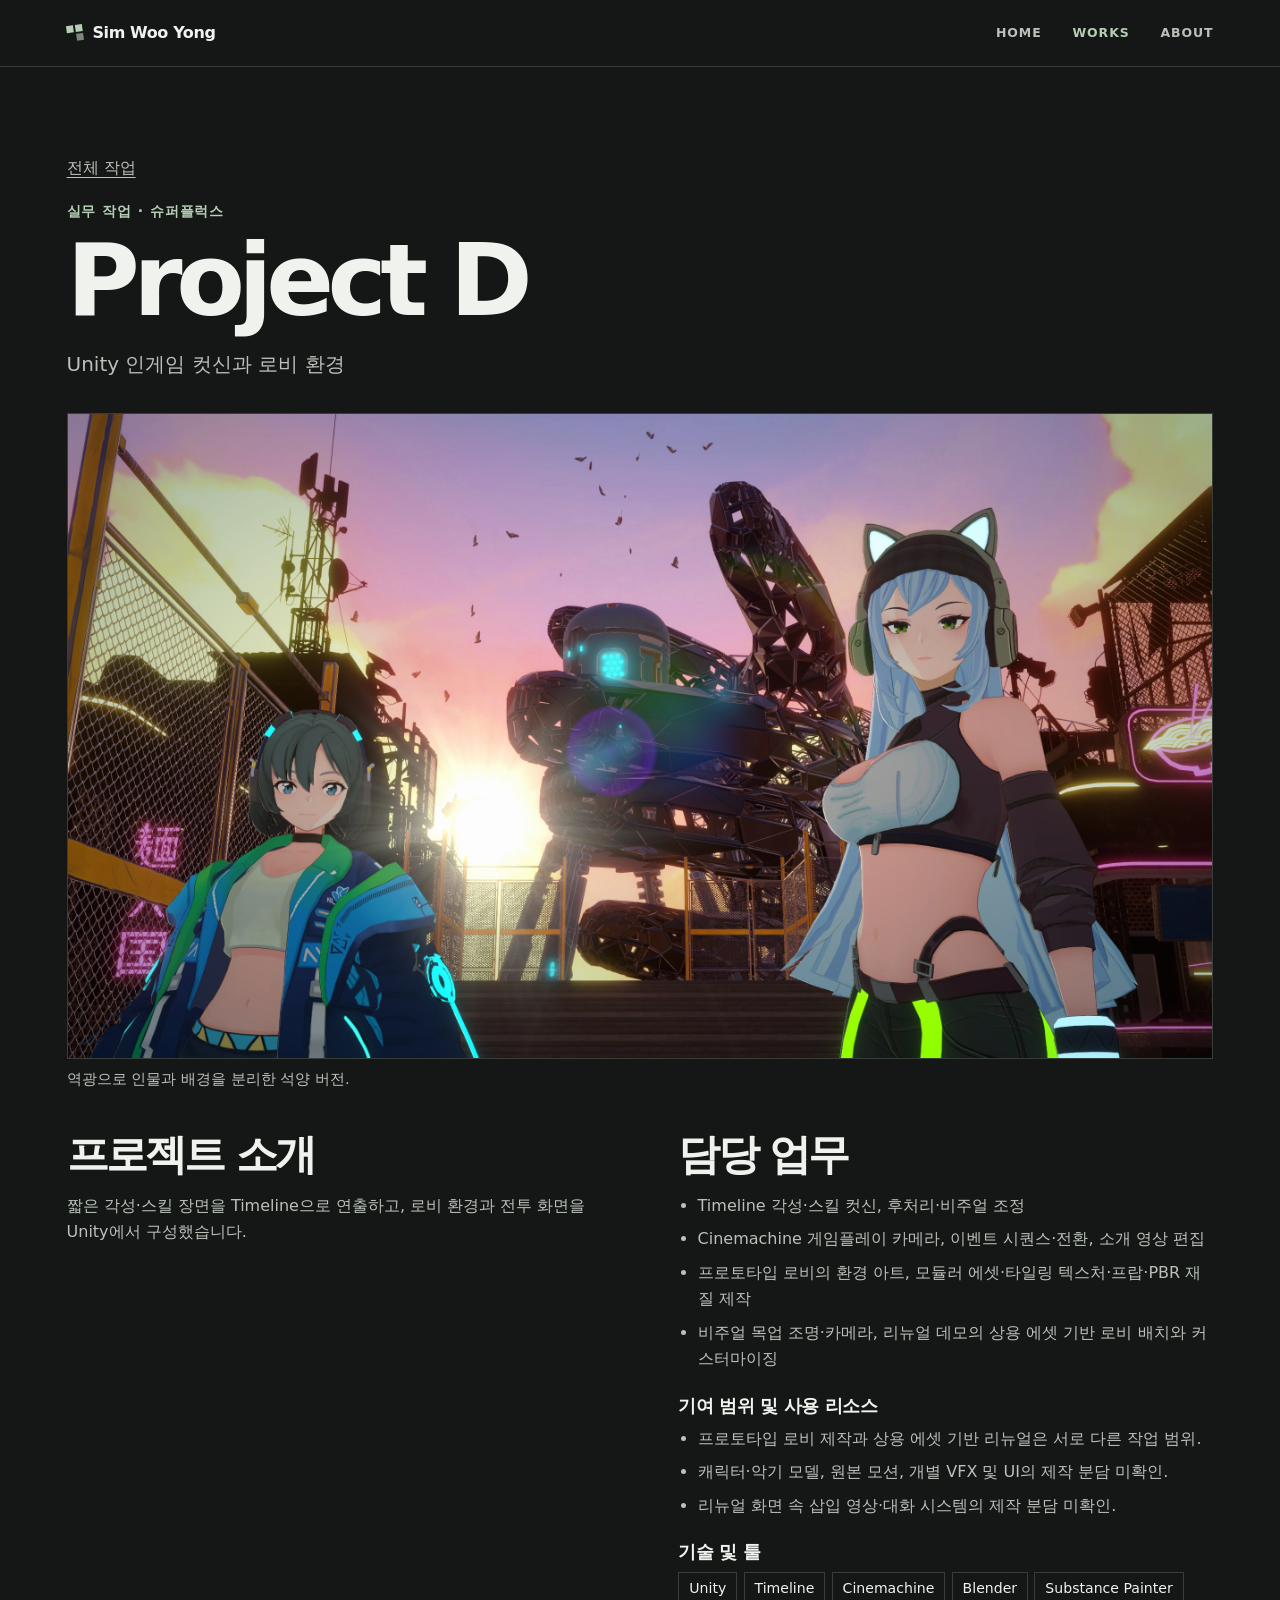
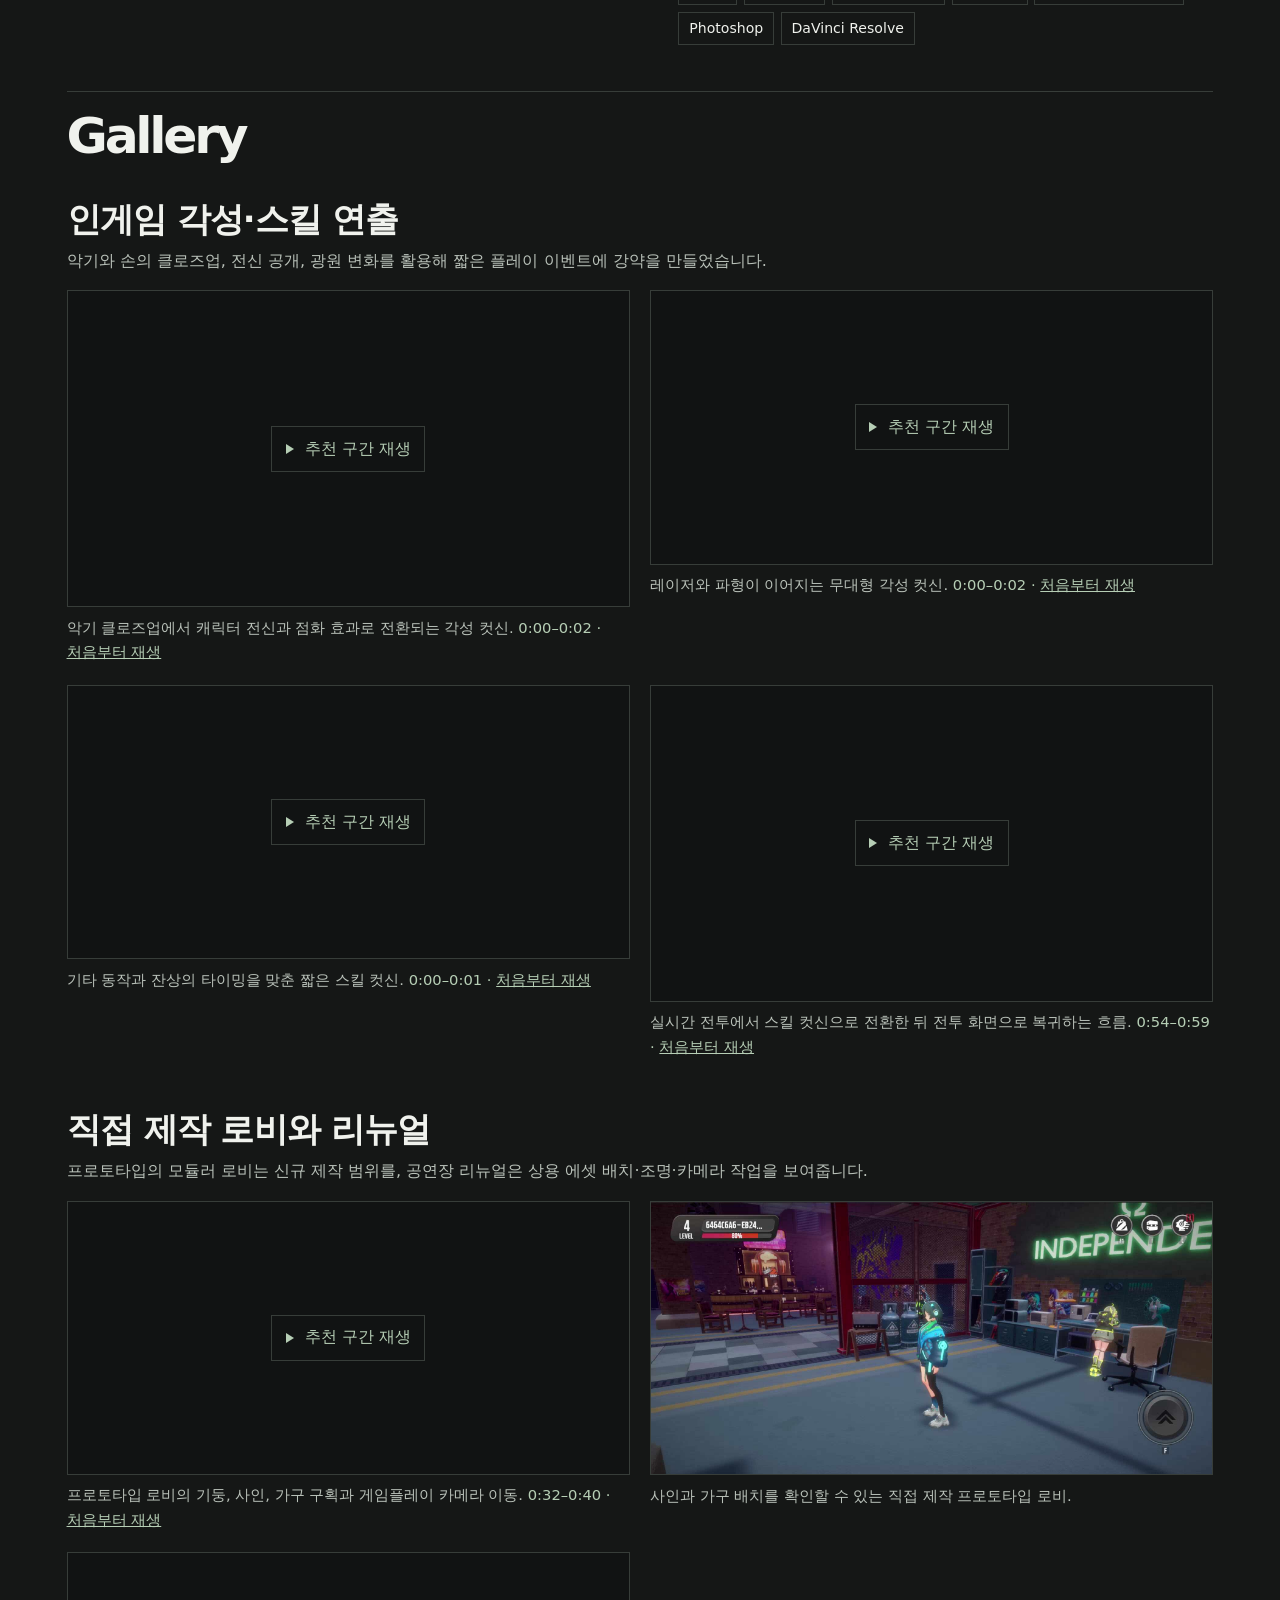
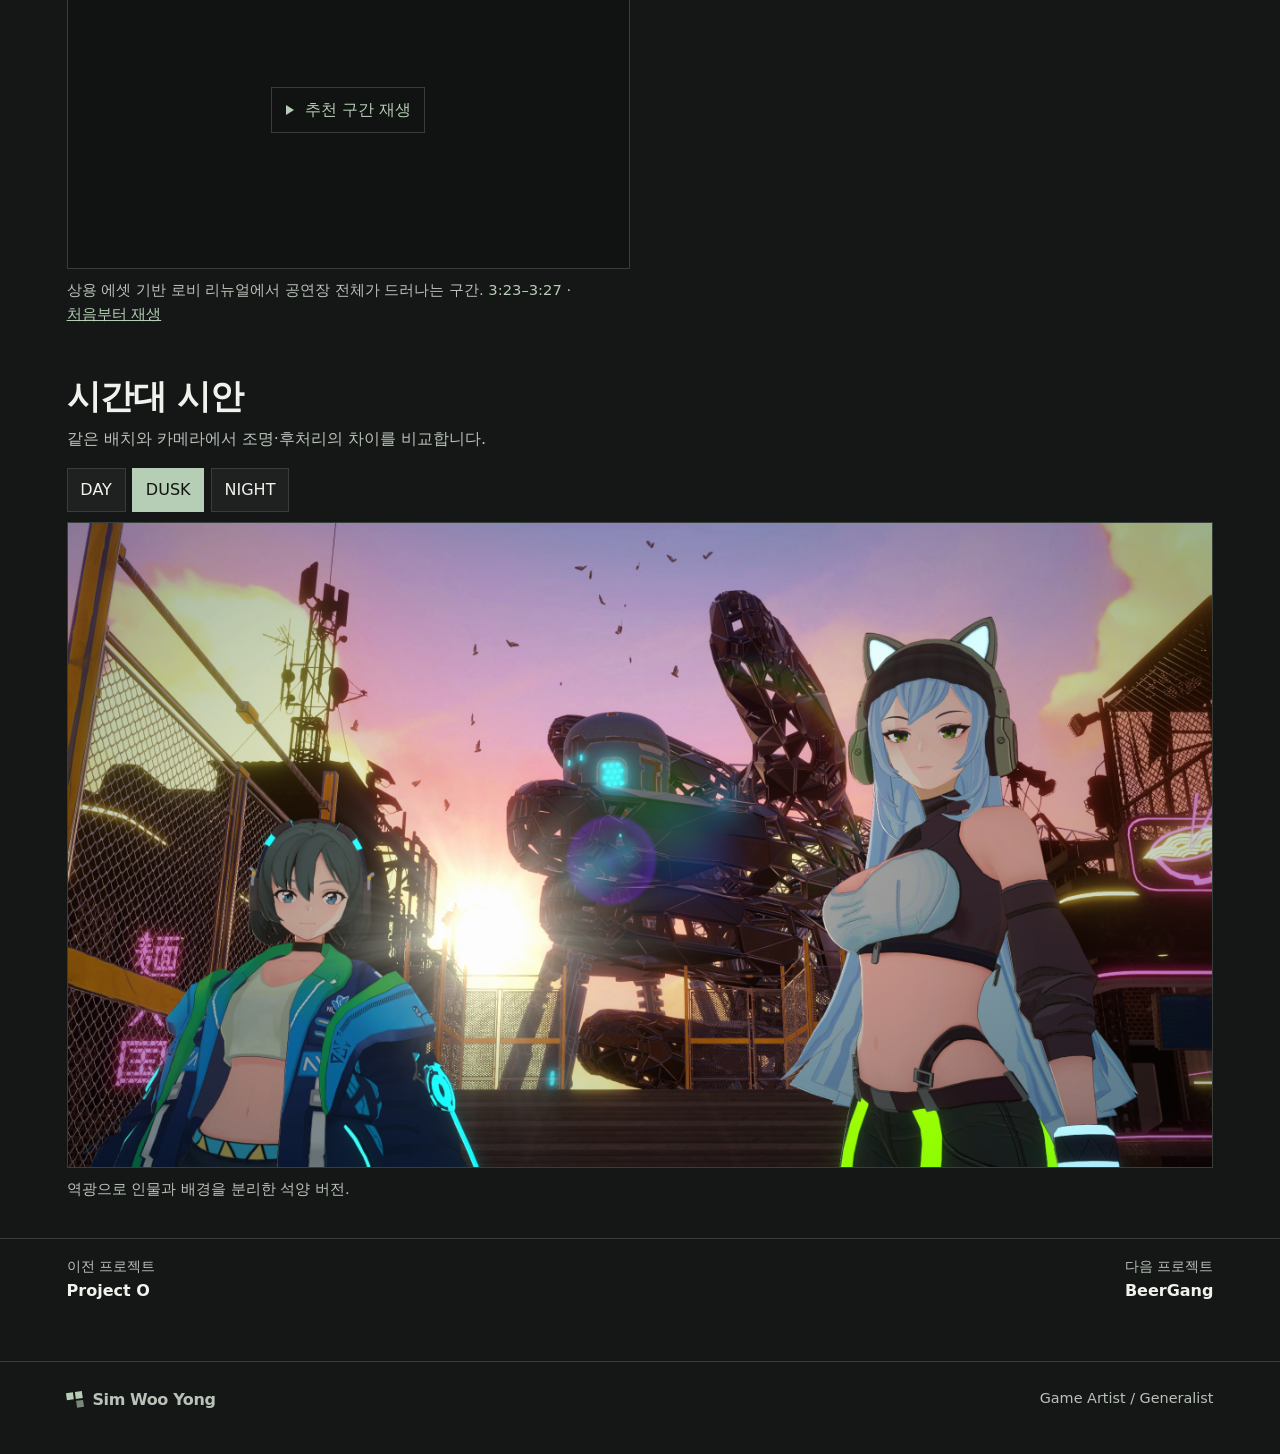
<file: works/project-d/index.html>
<!doctype html><html lang="ko"><head><meta charset="utf-8"><meta name="viewport" content="width=device-width,initial-scale=1"><meta name="description" content="Unity에서 씬을 구성하고, 라이팅과 카메라로 플레이 장면을 연출합니다. 프로젝트에 따라 배경 에셋 제작, 머티리얼 조정, 기믹과 이펙트 작업을 맡습니다."><meta name="theme-color" content="#141616"><title>Project D · Sim Woo Yong</title><link rel="icon" href="../../favicon.svg"><link rel="stylesheet" href="../../site.css"><script src="../../site.js" defer></script></head><body><a class="skip" href="#main">본문으로</a><header class="header"><div class="frame bar"><a class="brand" href="../../index.html"><span class="mark" aria-hidden="true"><i></i><i></i><i></i></span><span>Sim Woo Yong</span></a><nav aria-label="주 메뉴"><a href="../../index.html">HOME</a><a href="../../works/index.html" aria-current="page">WORKS</a><a href="../../about/index.html">ABOUT</a></nav></div></header><main id="main"><article><header class="frame detail-head"><a class="back" href="../../works/index.html">전체 작업</a><p class="meta">실무 작업 · 슈퍼플럭스</p><h1>Project D</h1><p>Unity 인게임 컷신과 로비 환경</p></header>
    <div class="frame detail-art"><figure><a class="plate still" data-still href="../../media/originals/project-d/lighting-dusk.jpg"><img src="../../media/originals/project-d/lighting-dusk.jpg" alt="역광으로 인물과 배경을 분리한 석양 버전." fetchpriority="high" decoding="async" width="2560" height="1440"></a><figcaption>역광으로 인물과 배경을 분리한 석양 버전.</figcaption></figure></div>
    <div class="frame detail-info"><section><h2>프로젝트 소개</h2><p>짧은 각성·스킬 장면을 Timeline으로 연출하고, 로비 환경과 전투 화면을 Unity에서 구성했습니다.</p></section>
    <section><h2>담당 업무</h2><ul class="plain"><li>Timeline 각성·스킬 컷신, 후처리·비주얼 조정</li><li>Cinemachine 게임플레이 카메라, 이벤트 시퀀스·전환, 소개 영상 편집</li><li>프로토타입 로비의 환경 아트, 모듈러 에셋·타일링 텍스처·프랍·PBR 재질 제작</li><li>비주얼 목업 조명·카메라, 리뉴얼 데모의 상용 에셋 기반 로비 배치와 커스터마이징</li></ul><h3>기여 범위 및 사용 리소스</h3><ul class="plain"><li>프로토타입 로비 제작과 상용 에셋 기반 리뉴얼은 서로 다른 작업 범위.</li><li>캐릭터·악기 모델, 원본 모션, 개별 VFX 및 UI의 제작 분담 미확인.</li><li>리뉴얼 화면 속 삽입 영상·대화 시스템의 제작 분담 미확인.</li></ul><h3>기술 및 툴</h3><ul class="tags"><li>Unity</li><li>Timeline</li><li>Cinemachine</li><li>Blender</li><li>Substance Painter</li><li>Photoshop</li><li>DaVinci Resolve</li></ul></section></div>
    <section class="frame gallery"><div class="section-head"><h2>Gallery</h2></div><section class="gallery-block"><h3>인게임 각성·스킬 연출</h3><p>악기와 손의 클로즈업, 전신 공개, 광원 변화를 활용해 짧은 플레이 이벤트에 강약을 만들었습니다.</p><div class="gallery-grid"><figure><div class="video-stage" style="--ratio:1920/1080"><a class="play" data-video="../../media/originals/project-d/awakening-instrument.mp4" data-start="0" data-end="2.5" href="../../media/originals/project-d/awakening-instrument.mp4#t=0" aria-label="악기 클로즈업에서 캐릭터 전신과 점화 효과로 전환되는 각성 컷신. 재생"><i aria-hidden="true"></i>추천 구간 재생</a></div><figcaption>악기 클로즈업에서 캐릭터 전신과 점화 효과로 전환되는 각성 컷신. <span class="range">0:00–0:02 · <a data-full href="../../media/originals/project-d/awakening-instrument.mp4">처음부터 재생</a></span></figcaption></figure><figure><div class="video-stage" style="--ratio:1920/934"><a class="play" data-video="../../media/originals/project-d/awakening-stage.mp4" data-start="0.15" data-end="2.4" href="../../media/originals/project-d/awakening-stage.mp4#t=0.15" aria-label="레이저와 파형이 이어지는 무대형 각성 컷신. 재생"><i aria-hidden="true"></i>추천 구간 재생</a></div><figcaption>레이저와 파형이 이어지는 무대형 각성 컷신. <span class="range">0:00–0:02 · <a data-full href="../../media/originals/project-d/awakening-stage.mp4">처음부터 재생</a></span></figcaption></figure><figure><div class="video-stage" style="--ratio:1920/934"><a class="play" data-video="../../media/originals/project-d/skill-guitar.mp4" data-start="0.2" data-end="1.7" href="../../media/originals/project-d/skill-guitar.mp4#t=0.2" aria-label="기타 동작과 잔상의 타이밍을 맞춘 짧은 스킬 컷신. 재생"><i aria-hidden="true"></i>추천 구간 재생</a></div><figcaption>기타 동작과 잔상의 타이밍을 맞춘 짧은 스킬 컷신. <span class="range">0:00–0:01 · <a data-full href="../../media/originals/project-d/skill-guitar.mp4">처음부터 재생</a></span></figcaption></figure><figure><div class="video-stage" style="--ratio:1920/1080"><a class="play" data-video="../../media/originals/project-d/combat-context.mp4" data-start="54.8" data-end="59.6" href="../../media/originals/project-d/combat-context.mp4#t=54.8" aria-label="실시간 전투에서 스킬 컷신으로 전환한 뒤 전투 화면으로 복귀하는 흐름. 재생"><i aria-hidden="true"></i>추천 구간 재생</a></div><figcaption>실시간 전투에서 스킬 컷신으로 전환한 뒤 전투 화면으로 복귀하는 흐름. <span class="range">0:54–0:59 · <a data-full href="../../media/originals/project-d/combat-context.mp4">처음부터 재생</a></span></figcaption></figure></div></section><section class="gallery-block"><h3>직접 제작 로비와 리뉴얼</h3><p>프로토타입의 모듈러 로비는 신규 제작 범위를, 공연장 리뉴얼은 상용 에셋 배치·조명·카메라 작업을 보여줍니다.</p><div class="gallery-grid"><figure><div class="video-stage" style="--ratio:1280/622"><a class="play" data-video="../../media/originals/project-d/modular-lobby-walkthrough.mp4" data-start="32.8" data-end="40" href="../../media/originals/project-d/modular-lobby-walkthrough.mp4#t=32.8" aria-label="프로토타입 로비의 기둥, 사인, 가구 구획과 게임플레이 카메라 이동. 재생"><i aria-hidden="true"></i>추천 구간 재생</a></div><figcaption>프로토타입 로비의 기둥, 사인, 가구 구획과 게임플레이 카메라 이동. <span class="range">0:32–0:40 · <a data-full href="../../media/originals/project-d/modular-lobby-walkthrough.mp4">처음부터 재생</a></span></figcaption></figure><figure><a class="plate still" data-still href="../../media/originals/project-d/modular-lobby-still.jpg"><img src="../../media/originals/project-d/modular-lobby-still.jpg" alt="사인과 가구 배치를 확인할 수 있는 직접 제작 프로토타입 로비." loading="lazy" decoding="async" width="1844" height="894"></a><figcaption>사인과 가구 배치를 확인할 수 있는 직접 제작 프로토타입 로비.</figcaption></figure><figure><div class="video-stage" style="--ratio:1920/1080"><a class="play" data-video="../../media/originals/project-d/renewal-stage.mp4" data-start="203" data-end="207.2" href="../../media/originals/project-d/renewal-stage.mp4#t=203" aria-label="상용 에셋 기반 로비 리뉴얼에서 공연장 전체가 드러나는 구간. 재생"><i aria-hidden="true"></i>추천 구간 재생</a></div><figcaption>상용 에셋 기반 로비 리뉴얼에서 공연장 전체가 드러나는 구간. <span class="range">3:23–3:27 · <a data-full href="../../media/originals/project-d/renewal-stage.mp4">처음부터 재생</a></span></figcaption></figure></div></section><section class="gallery-block"><h3>시간대 시안</h3><p>같은 배치와 카메라에서 조명·후처리의 차이를 비교합니다.</p><div class="compare" data-compare><div class="choices" aria-label="시간대 선택"><button type="button" aria-pressed="false" data-choice="0">DAY</button><button type="button" aria-pressed="true" data-choice="1">DUSK</button><button type="button" aria-pressed="false" data-choice="2">NIGHT</button></div><div data-panel="0" hidden><figure><a class="plate still" data-still href="../../media/originals/project-d/lighting-day.jpg"><img src="../../media/originals/project-d/lighting-day.jpg" alt="같은 외부 씬의 주간 버전." loading="lazy" decoding="async" width="2560" height="1440"></a><figcaption>같은 외부 씬의 주간 버전.</figcaption></figure></div><div data-panel="1"><figure><a class="plate still" data-still href="../../media/originals/project-d/lighting-dusk.jpg"><img src="../../media/originals/project-d/lighting-dusk.jpg" alt="역광으로 인물과 배경을 분리한 석양 버전." loading="lazy" decoding="async" width="2560" height="1440"></a><figcaption>역광으로 인물과 배경을 분리한 석양 버전.</figcaption></figure></div><div data-panel="2" hidden><figure><a class="plate still" data-still href="../../media/originals/project-d/lighting-night.jpg"><img src="../../media/originals/project-d/lighting-night.jpg" alt="청색과 네온으로 구성한 야간 버전." loading="lazy" decoding="async" width="2560" height="1440"></a><figcaption>청색과 네온으로 구성한 야간 버전.</figcaption></figure></div></div></section></section>
    <nav class="frame project-nav" aria-label="작품 이동"><a href="../../works/project-o/index.html"><span>이전 프로젝트</span><strong>Project O</strong></a><a href="../../works/beergang/index.html"><span>다음 프로젝트</span><strong>BeerGang</strong></a></nav></article></main><footer class="frame footer"><a class="brand" href="../../index.html"><span class="mark" aria-hidden="true"><i></i><i></i><i></i></span><span>Sim Woo Yong</span></a><span>Game Artist / Generalist</span></footer></body></html>
</file>
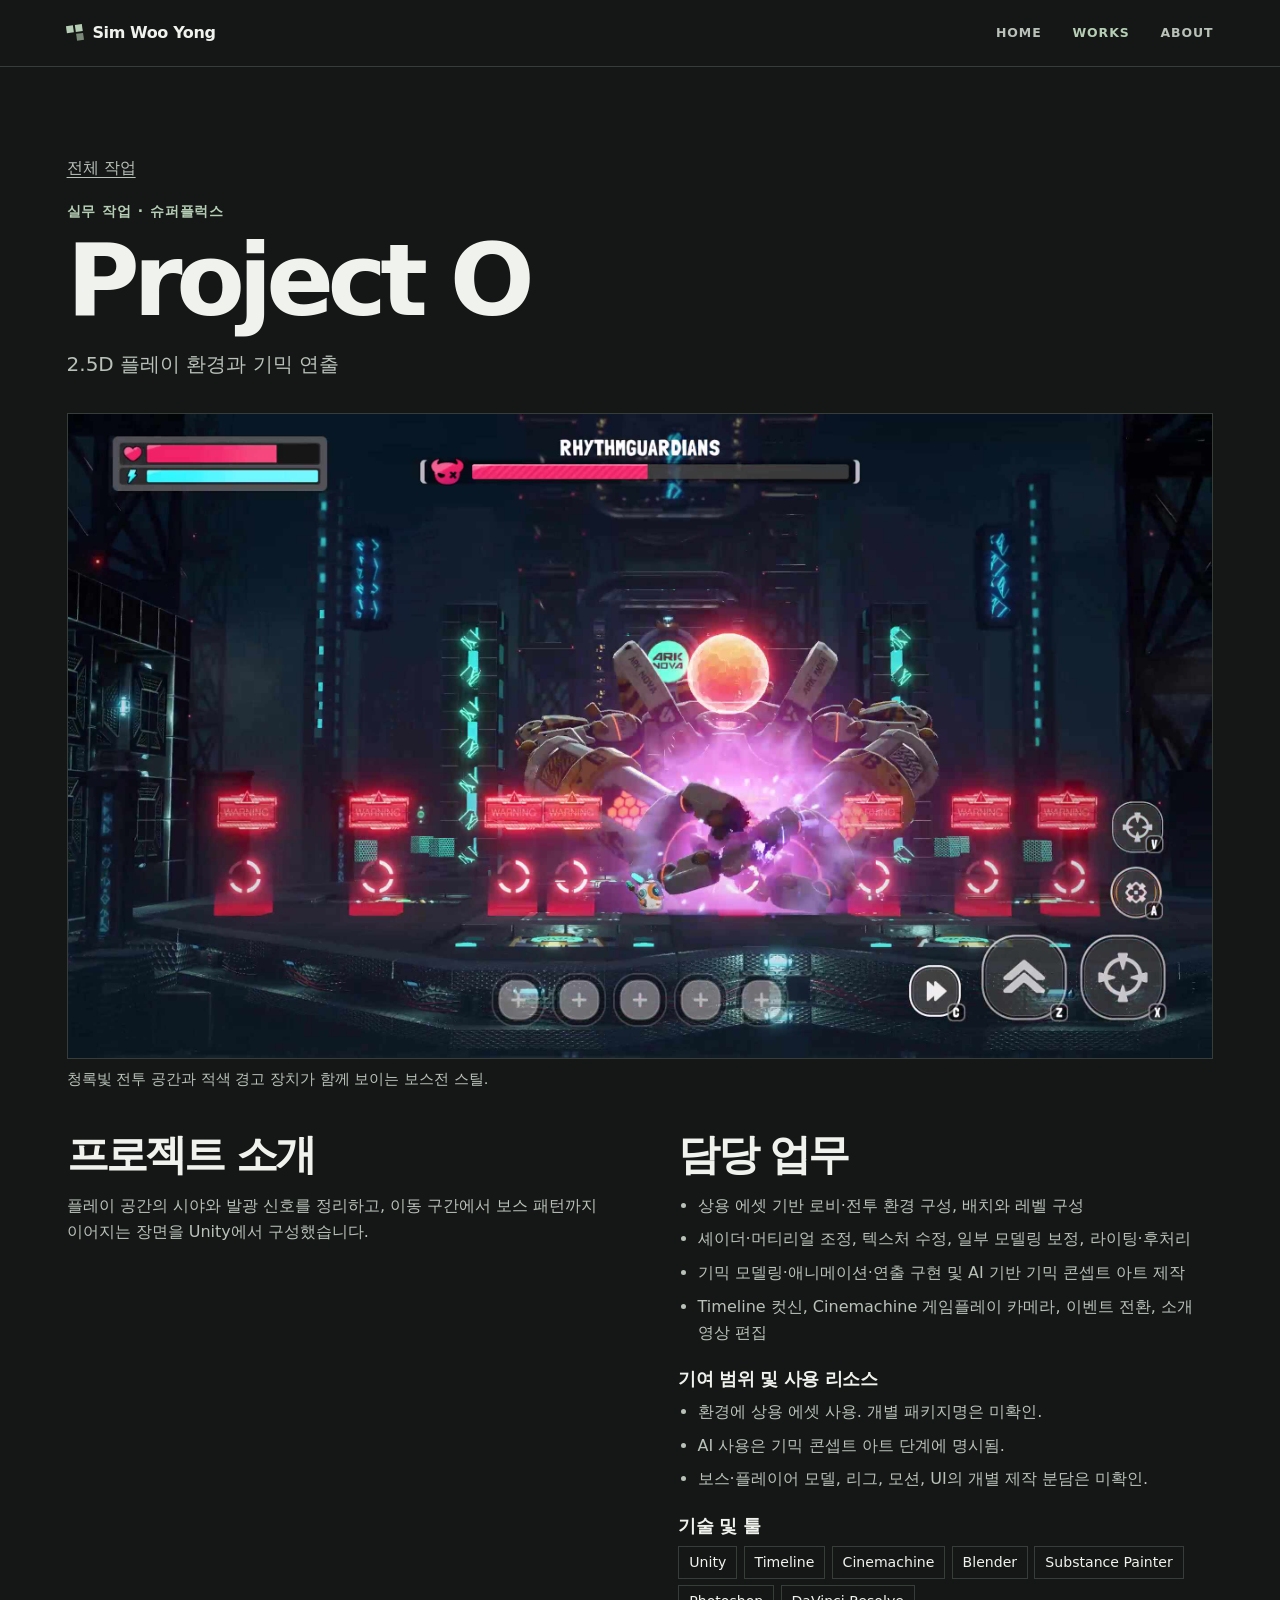
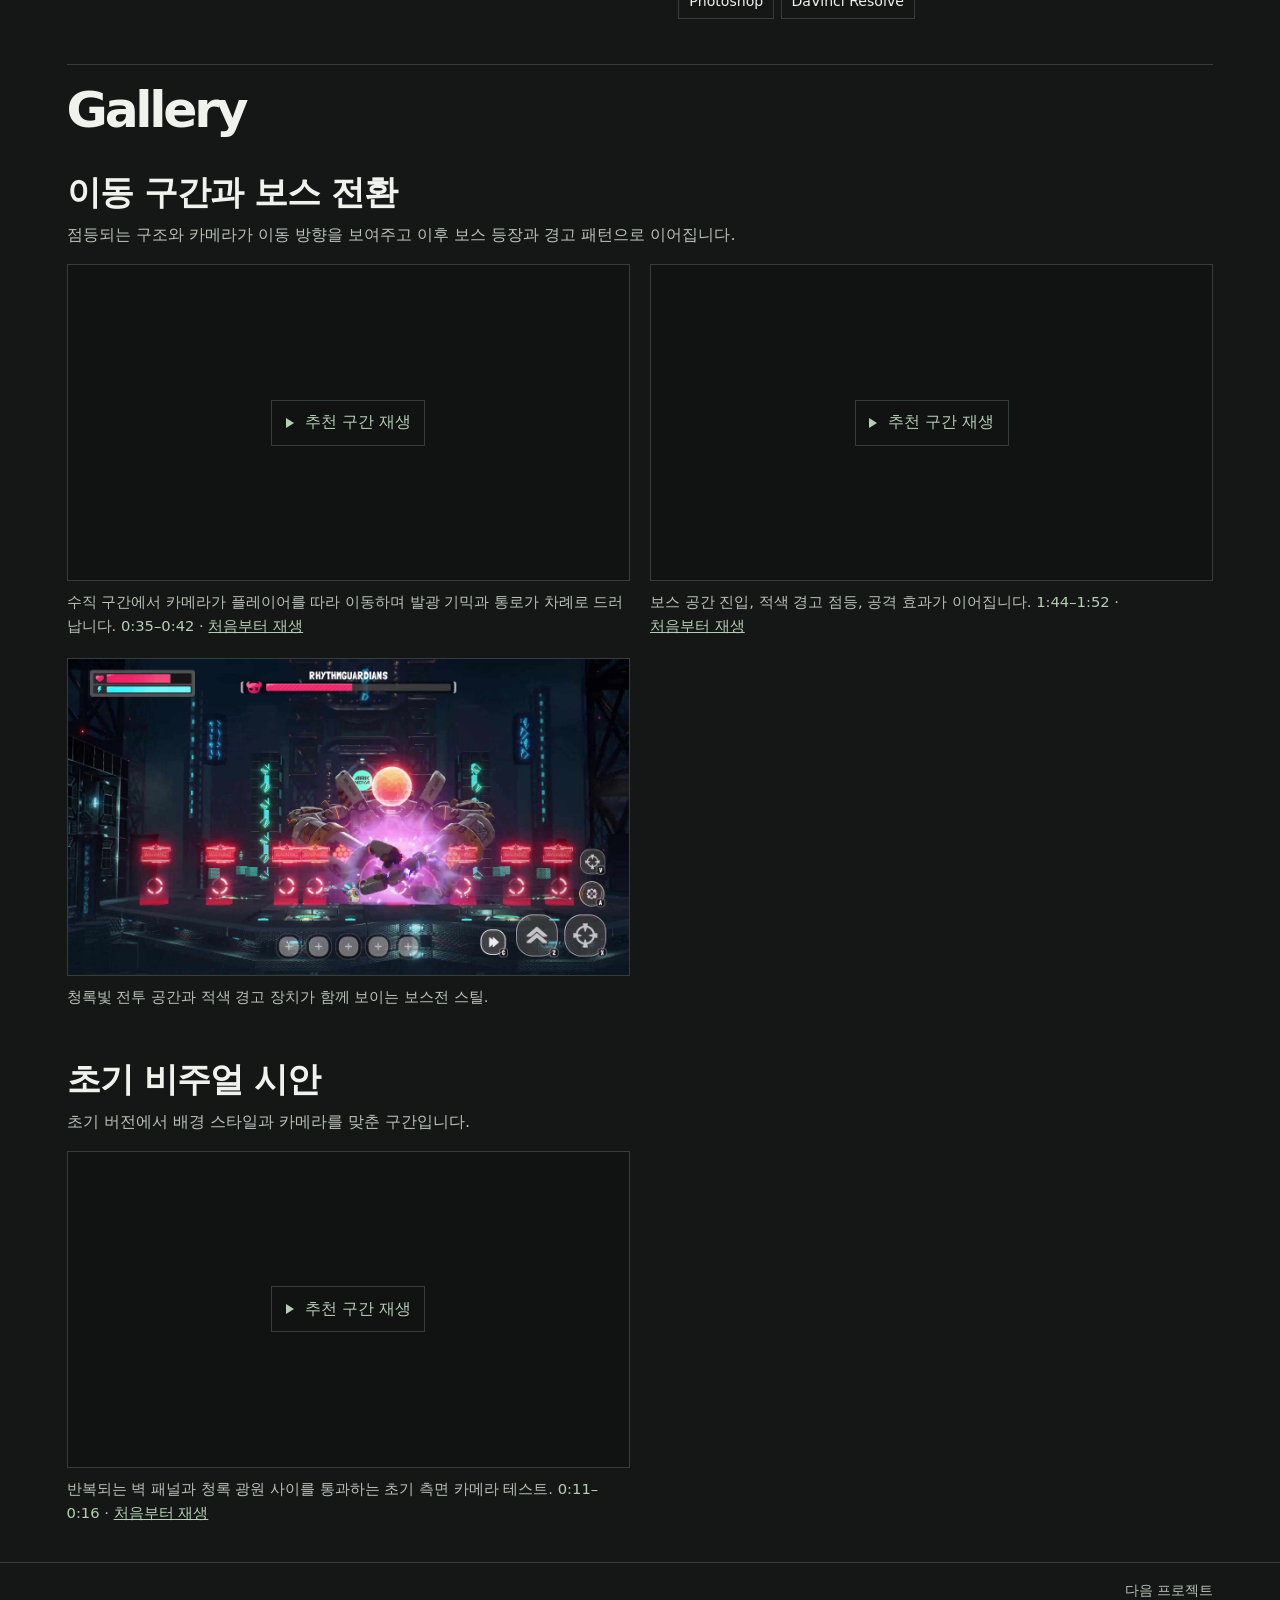
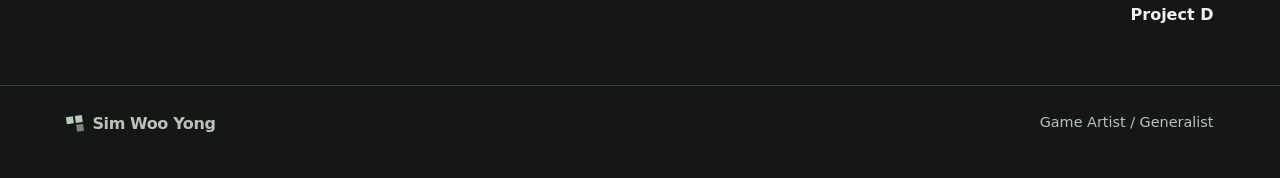
<file: works/project-o/index.html>
<!doctype html><html lang="ko"><head><meta charset="utf-8"><meta name="viewport" content="width=device-width,initial-scale=1"><meta name="description" content="Unity에서 씬을 구성하고, 라이팅과 카메라로 플레이 장면을 연출합니다. 프로젝트에 따라 배경 에셋 제작, 머티리얼 조정, 기믹과 이펙트 작업을 맡습니다."><meta name="theme-color" content="#141616"><title>Project O · Sim Woo Yong</title><link rel="icon" href="../../favicon.svg"><link rel="stylesheet" href="../../site.css"><script src="../../site.js" defer></script></head><body><a class="skip" href="#main">본문으로</a><header class="header"><div class="frame bar"><a class="brand" href="../../index.html"><span class="mark" aria-hidden="true"><i></i><i></i><i></i></span><span>Sim Woo Yong</span></a><nav aria-label="주 메뉴"><a href="../../index.html">HOME</a><a href="../../works/index.html" aria-current="page">WORKS</a><a href="../../about/index.html">ABOUT</a></nav></div></header><main id="main"><article><header class="frame detail-head"><a class="back" href="../../works/index.html">전체 작업</a><p class="meta">실무 작업 · 슈퍼플럭스</p><h1>Project O</h1><p>2.5D 플레이 환경과 기믹 연출</p></header>
    <div class="frame detail-art"><figure><a class="plate still" data-still href="../../media/originals/project-o/boss-frame.jpg"><img src="../../media/originals/project-o/boss-frame.jpg" alt="청록빛 전투 공간과 적색 경고 장치가 함께 보이는 보스전 스틸." fetchpriority="high" decoding="async" width="2560" height="1440"></a><figcaption>청록빛 전투 공간과 적색 경고 장치가 함께 보이는 보스전 스틸.</figcaption></figure></div>
    <div class="frame detail-info"><section><h2>프로젝트 소개</h2><p>플레이 공간의 시야와 발광 신호를 정리하고, 이동 구간에서 보스 패턴까지 이어지는 장면을 Unity에서 구성했습니다.</p></section>
    <section><h2>담당 업무</h2><ul class="plain"><li>상용 에셋 기반 로비·전투 환경 구성, 배치와 레벨 구성</li><li>셰이더·머티리얼 조정, 텍스처 수정, 일부 모델링 보정, 라이팅·후처리</li><li>기믹 모델링·애니메이션·연출 구현 및 AI 기반 기믹 콘셉트 아트 제작</li><li>Timeline 컷신, Cinemachine 게임플레이 카메라, 이벤트 전환, 소개 영상 편집</li></ul><h3>기여 범위 및 사용 리소스</h3><ul class="plain"><li>환경에 상용 에셋 사용. 개별 패키지명은 미확인.</li><li>AI 사용은 기믹 콘셉트 아트 단계에 명시됨.</li><li>보스·플레이어 모델, 리그, 모션, UI의 개별 제작 분담은 미확인.</li></ul><h3>기술 및 툴</h3><ul class="tags"><li>Unity</li><li>Timeline</li><li>Cinemachine</li><li>Blender</li><li>Substance Painter</li><li>Photoshop</li><li>DaVinci Resolve</li></ul></section></div>
    <section class="frame gallery"><div class="section-head"><h2>Gallery</h2></div><section class="gallery-block"><h3>이동 구간과 보스 전환</h3><p>점등되는 구조와 카메라가 이동 방향을 보여주고 이후 보스 등장과 경고 패턴으로 이어집니다.</p><div class="gallery-grid"><figure><div class="video-stage" style="--ratio:1920/1080"><a class="play" data-video="../../media/originals/project-o/traversal.mp4" data-start="35" data-end="42.25" href="../../media/originals/project-o/traversal.mp4#t=35" aria-label="수직 구간에서 카메라가 플레이어를 따라 이동하며 발광 기믹과 통로가 차례로 드러납니다. 재생"><i aria-hidden="true"></i>추천 구간 재생</a></div><figcaption>수직 구간에서 카메라가 플레이어를 따라 이동하며 발광 기믹과 통로가 차례로 드러납니다. <span class="range">0:35–0:42 · <a data-full href="../../media/originals/project-o/traversal.mp4">처음부터 재생</a></span></figcaption></figure><figure><div class="video-stage" style="--ratio:1920/1080"><a class="play" data-video="../../media/originals/project-o/traversal.mp4" data-start="104" data-end="112" href="../../media/originals/project-o/traversal.mp4#t=104" aria-label="보스 공간 진입, 적색 경고 점등, 공격 효과가 이어집니다. 재생"><i aria-hidden="true"></i>추천 구간 재생</a></div><figcaption>보스 공간 진입, 적색 경고 점등, 공격 효과가 이어집니다. <span class="range">1:44–1:52 · <a data-full href="../../media/originals/project-o/traversal.mp4">처음부터 재생</a></span></figcaption></figure><figure><a class="plate still" data-still href="../../media/originals/project-o/boss-frame.jpg"><img src="../../media/originals/project-o/boss-frame.jpg" alt="청록빛 전투 공간과 적색 경고 장치가 함께 보이는 보스전 스틸." loading="lazy" decoding="async" width="2560" height="1440"></a><figcaption>청록빛 전투 공간과 적색 경고 장치가 함께 보이는 보스전 스틸.</figcaption></figure></div></section><section class="gallery-block"><h3>초기 비주얼 시안</h3><p>초기 버전에서 배경 스타일과 카메라를 맞춘 구간입니다.</p><div class="gallery-grid"><figure><div class="video-stage" style="--ratio:1920/1080"><a class="play" data-video="../../media/originals/project-o/prototype-corridor.mp4" data-start="11.4" data-end="16.2" href="../../media/originals/project-o/prototype-corridor.mp4#t=11.4" aria-label="반복되는 벽 패널과 청록 광원 사이를 통과하는 초기 측면 카메라 테스트. 재생"><i aria-hidden="true"></i>추천 구간 재생</a></div><figcaption>반복되는 벽 패널과 청록 광원 사이를 통과하는 초기 측면 카메라 테스트. <span class="range">0:11–0:16 · <a data-full href="../../media/originals/project-o/prototype-corridor.mp4">처음부터 재생</a></span></figcaption></figure></div></section></section>
    <nav class="frame project-nav" aria-label="작품 이동"><span></span><a href="../../works/project-d/index.html"><span>다음 프로젝트</span><strong>Project D</strong></a></nav></article></main><footer class="frame footer"><a class="brand" href="../../index.html"><span class="mark" aria-hidden="true"><i></i><i></i><i></i></span><span>Sim Woo Yong</span></a><span>Game Artist / Generalist</span></footer></body></html>
</file>
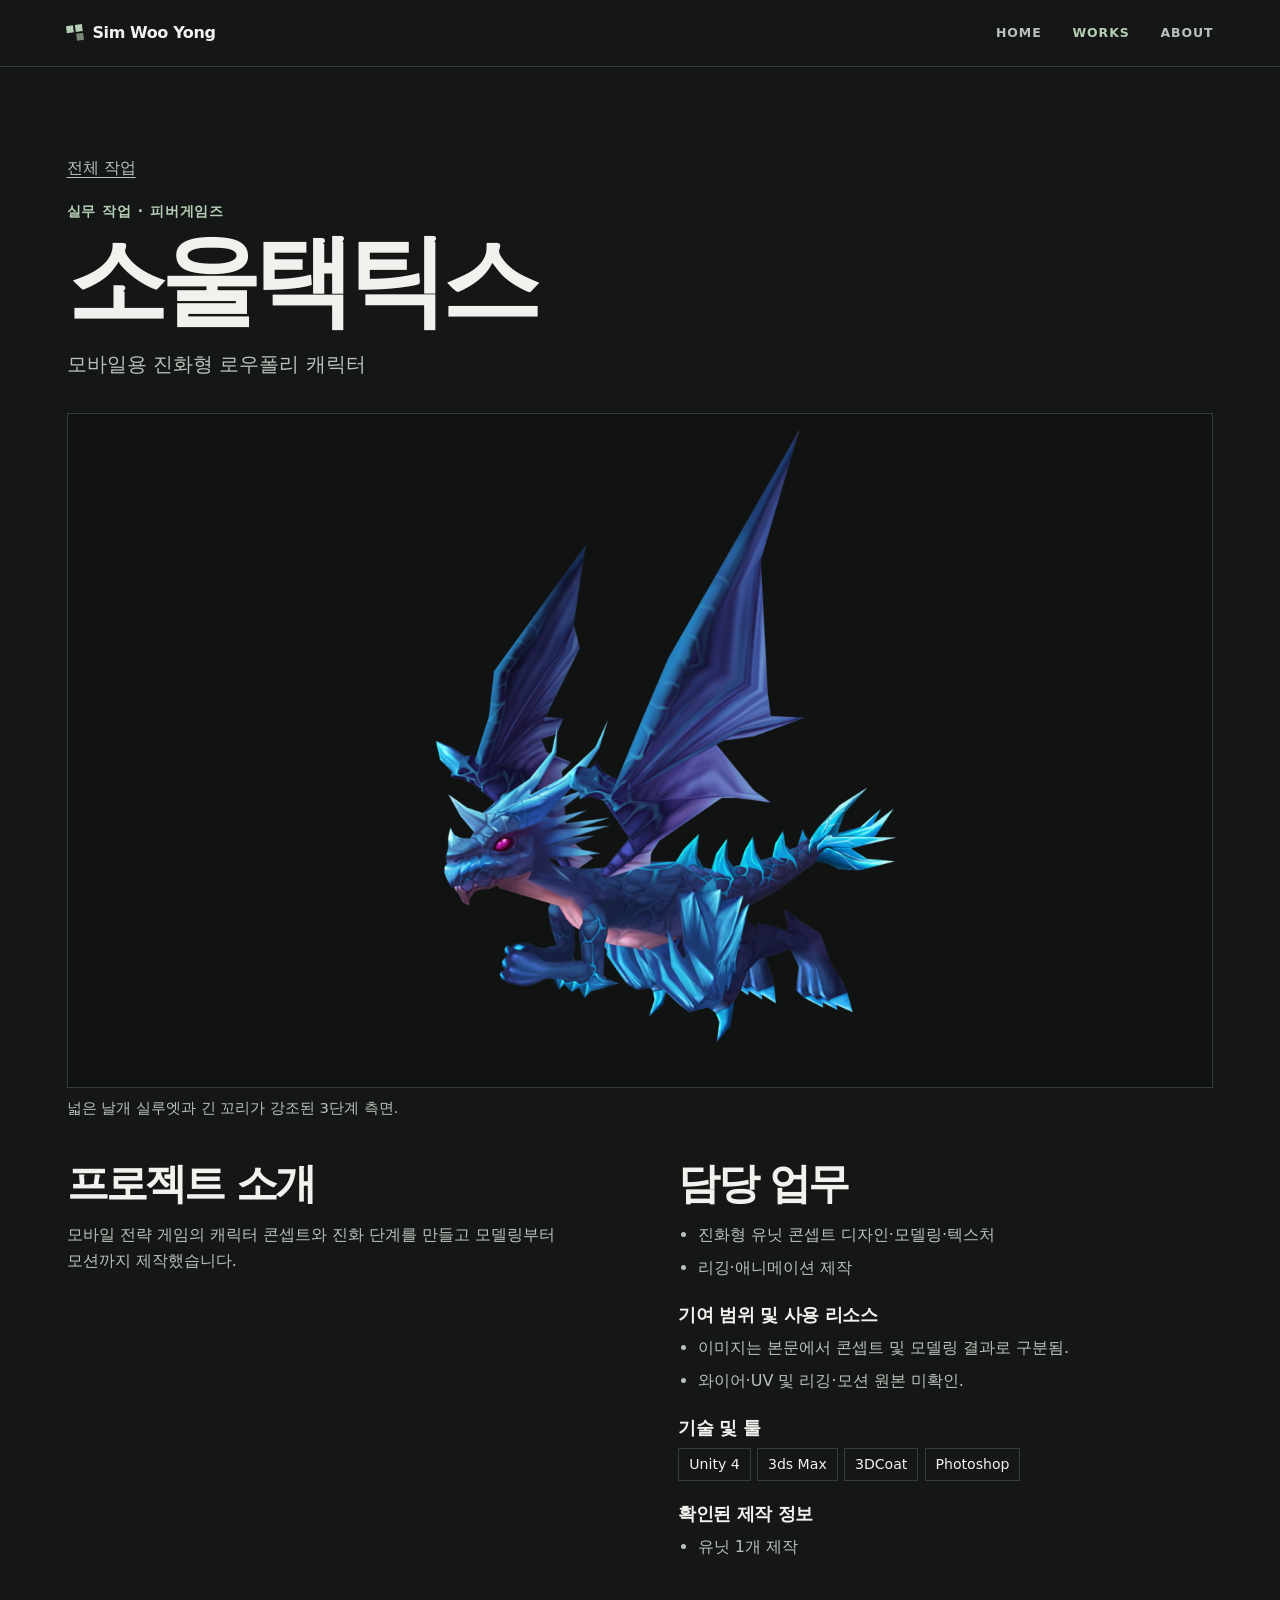
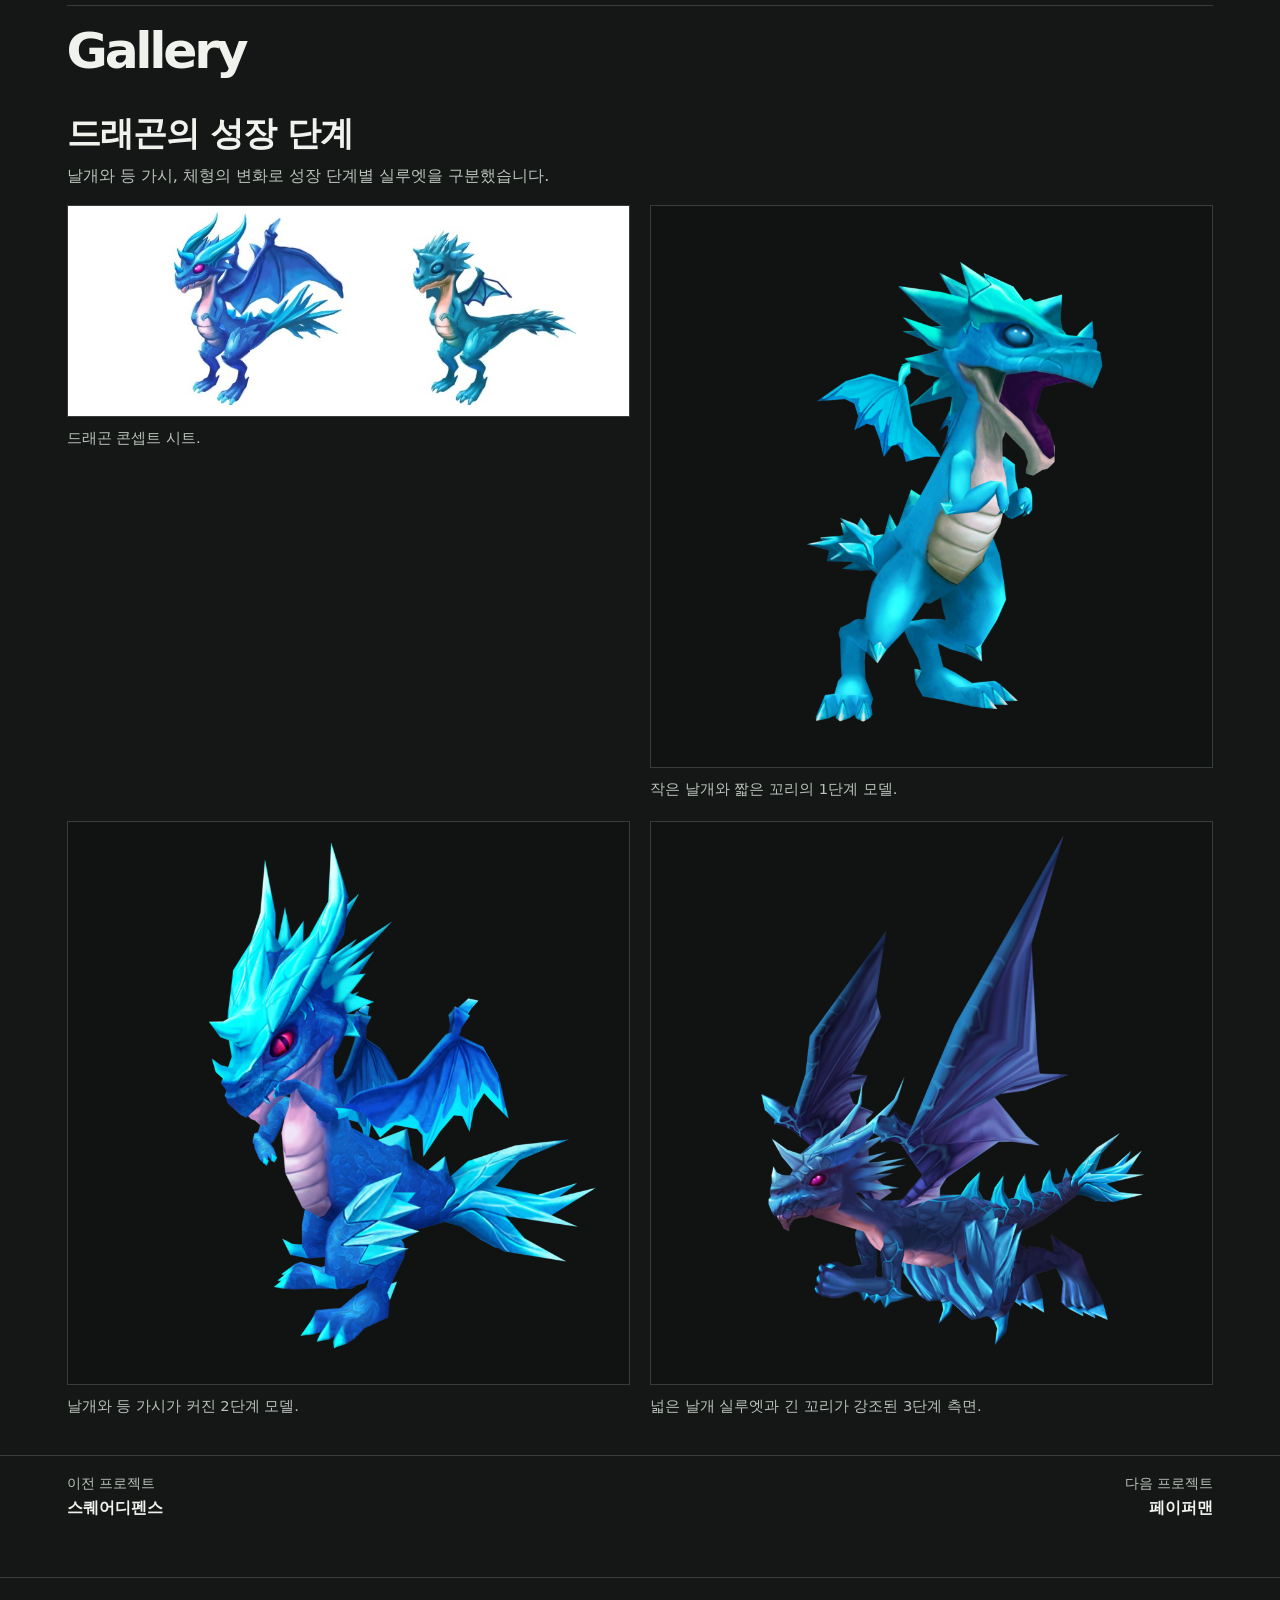
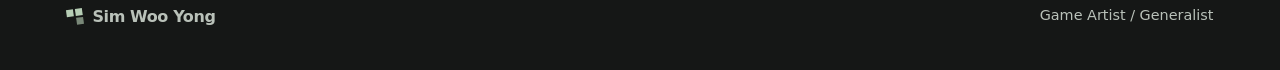
<file: works/soul-tactics/index.html>
<!doctype html><html lang="ko"><head><meta charset="utf-8"><meta name="viewport" content="width=device-width,initial-scale=1"><meta name="description" content="Unity에서 씬을 구성하고, 라이팅과 카메라로 플레이 장면을 연출합니다. 프로젝트에 따라 배경 에셋 제작, 머티리얼 조정, 기믹과 이펙트 작업을 맡습니다."><meta name="theme-color" content="#141616"><title>소울택틱스 · Sim Woo Yong</title><link rel="icon" href="../../favicon.svg"><link rel="stylesheet" href="../../site.css"><script src="../../site.js" defer></script></head><body><a class="skip" href="#main">본문으로</a><header class="header"><div class="frame bar"><a class="brand" href="../../index.html"><span class="mark" aria-hidden="true"><i></i><i></i><i></i></span><span>Sim Woo Yong</span></a><nav aria-label="주 메뉴"><a href="../../index.html">HOME</a><a href="../../works/index.html" aria-current="page">WORKS</a><a href="../../about/index.html">ABOUT</a></nav></div></header><main id="main"><article><header class="frame detail-head"><a class="back" href="../../works/index.html">전체 작업</a><p class="meta">실무 작업 · 피버게임즈</p><h1>소울택틱스</h1><p>모바일용 진화형 로우폴리 캐릭터</p></header>
    <div class="frame detail-art"><figure><a class="plate still" data-still href="../../media/originals/soul-tactics/dragon-tier-three.png"><img src="../../media/originals/soul-tactics/dragon-tier-three.png" alt="넓은 날개 실루엣과 긴 꼬리가 강조된 3단계 측면." fetchpriority="high" decoding="async" width="900" height="900"></a><figcaption>넓은 날개 실루엣과 긴 꼬리가 강조된 3단계 측면.</figcaption></figure></div>
    <div class="frame detail-info"><section><h2>프로젝트 소개</h2><p>모바일 전략 게임의 캐릭터 콘셉트와 진화 단계를 만들고 모델링부터 모션까지 제작했습니다.</p></section>
    <section><h2>담당 업무</h2><ul class="plain"><li>진화형 유닛 콘셉트 디자인·모델링·텍스처</li><li>리깅·애니메이션 제작</li></ul><h3>기여 범위 및 사용 리소스</h3><ul class="plain"><li>이미지는 본문에서 콘셉트 및 모델링 결과로 구분됨.</li><li>와이어·UV 및 리깅·모션 원본 미확인.</li></ul><h3>기술 및 툴</h3><ul class="tags"><li>Unity 4</li><li>3ds Max</li><li>3DCoat</li><li>Photoshop</li></ul><h3>확인된 제작 정보</h3><ul class="plain"><li>유닛 1개 제작</li></ul></section></div>
    <section class="frame gallery"><div class="section-head"><h2>Gallery</h2></div><section class="gallery-block"><h3>드래곤의 성장 단계</h3><p>날개와 등 가시, 체형의 변화로 성장 단계별 실루엣을 구분했습니다.</p><div class="gallery-grid"><figure><a class="plate still" data-still href="../../media/originals/soul-tactics/dragon-concept.jpg"><img src="../../media/originals/soul-tactics/dragon-concept.jpg" alt="드래곤 콘셉트 시트." loading="lazy" decoding="async" width="900" height="337"></a><figcaption>드래곤 콘셉트 시트.</figcaption></figure><figure><a class="plate still" data-still href="../../media/originals/soul-tactics/dragon-tier-one.png"><img src="../../media/originals/soul-tactics/dragon-tier-one.png" alt="작은 날개와 짧은 꼬리의 1단계 모델." loading="lazy" decoding="async" width="900" height="900"></a><figcaption>작은 날개와 짧은 꼬리의 1단계 모델.</figcaption></figure><figure><a class="plate still" data-still href="../../media/originals/soul-tactics/dragon-tier-two.png"><img src="../../media/originals/soul-tactics/dragon-tier-two.png" alt="날개와 등 가시가 커진 2단계 모델." loading="lazy" decoding="async" width="900" height="900"></a><figcaption>날개와 등 가시가 커진 2단계 모델.</figcaption></figure><figure><a class="plate still" data-still href="../../media/originals/soul-tactics/dragon-tier-three.png"><img src="../../media/originals/soul-tactics/dragon-tier-three.png" alt="넓은 날개 실루엣과 긴 꼬리가 강조된 3단계 측면." loading="lazy" decoding="async" width="900" height="900"></a><figcaption>넓은 날개 실루엣과 긴 꼬리가 강조된 3단계 측면.</figcaption></figure></div></section></section>
    <nav class="frame project-nav" aria-label="작품 이동"><a href="../../works/square-defence/index.html"><span>이전 프로젝트</span><strong>스퀘어디펜스</strong></a><a href="../../works/paperman/index.html"><span>다음 프로젝트</span><strong>페이퍼맨</strong></a></nav></article></main><footer class="frame footer"><a class="brand" href="../../index.html"><span class="mark" aria-hidden="true"><i></i><i></i><i></i></span><span>Sim Woo Yong</span></a><span>Game Artist / Generalist</span></footer></body></html>
</file>
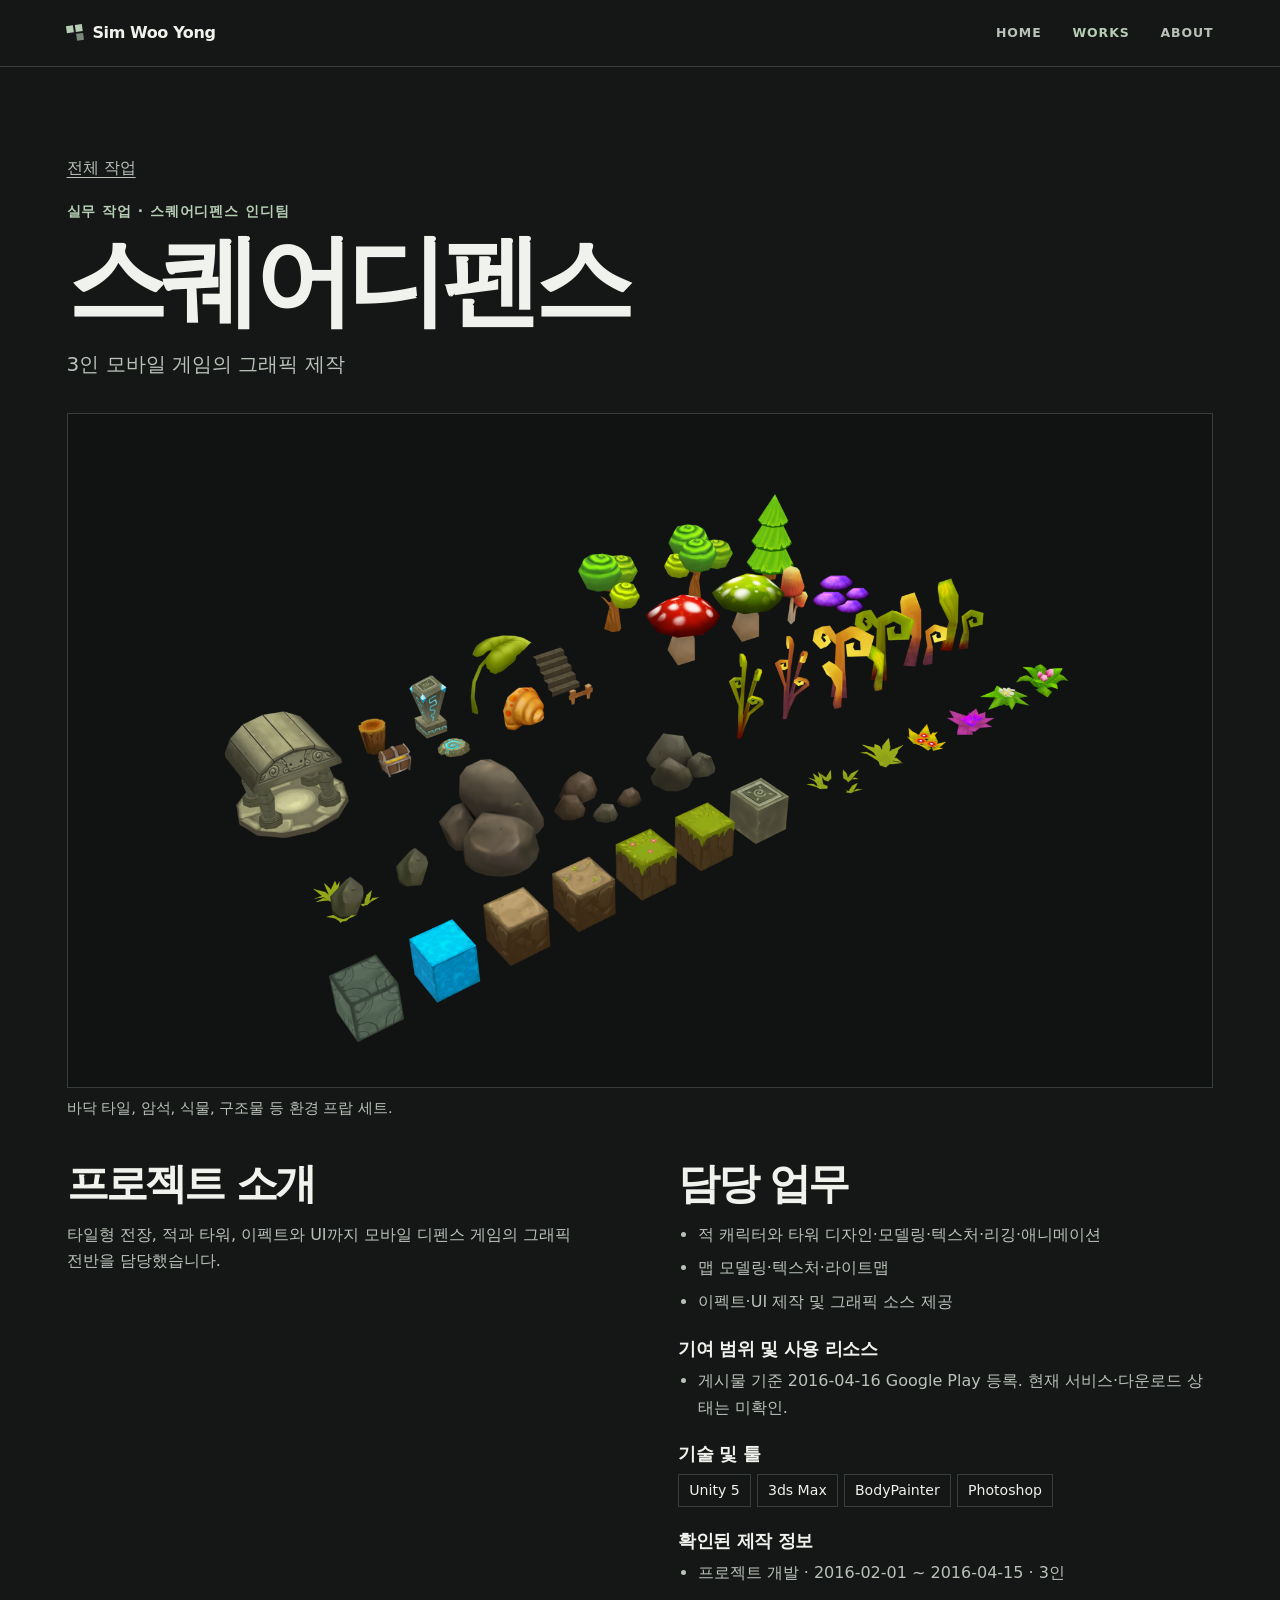
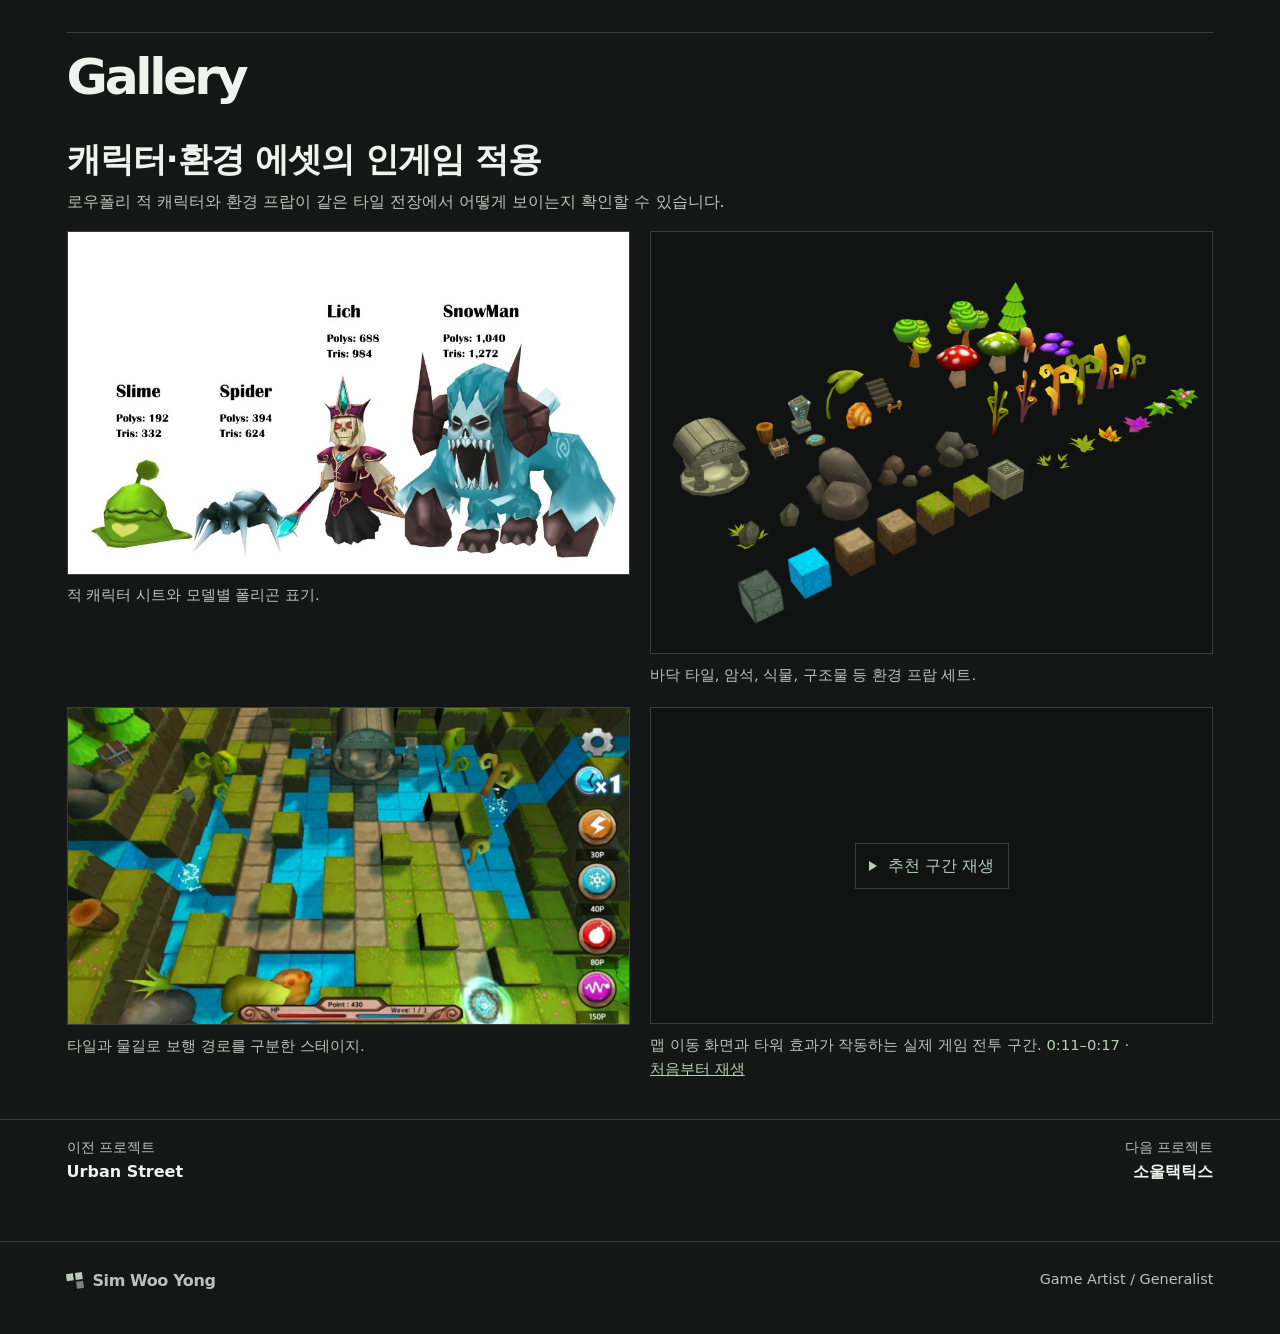
<file: works/square-defence/index.html>
<!doctype html><html lang="ko"><head><meta charset="utf-8"><meta name="viewport" content="width=device-width,initial-scale=1"><meta name="description" content="Unity에서 씬을 구성하고, 라이팅과 카메라로 플레이 장면을 연출합니다. 프로젝트에 따라 배경 에셋 제작, 머티리얼 조정, 기믹과 이펙트 작업을 맡습니다."><meta name="theme-color" content="#141616"><title>스퀘어디펜스 · Sim Woo Yong</title><link rel="icon" href="../../favicon.svg"><link rel="stylesheet" href="../../site.css"><script src="../../site.js" defer></script></head><body><a class="skip" href="#main">본문으로</a><header class="header"><div class="frame bar"><a class="brand" href="../../index.html"><span class="mark" aria-hidden="true"><i></i><i></i><i></i></span><span>Sim Woo Yong</span></a><nav aria-label="주 메뉴"><a href="../../index.html">HOME</a><a href="../../works/index.html" aria-current="page">WORKS</a><a href="../../about/index.html">ABOUT</a></nav></div></header><main id="main"><article><header class="frame detail-head"><a class="back" href="../../works/index.html">전체 작업</a><p class="meta">실무 작업 · 스퀘어디펜스 인디팀</p><h1>스퀘어디펜스</h1><p>3인 모바일 게임의 그래픽 제작</p></header>
    <div class="frame detail-art"><figure><a class="plate still" data-still href="../../media/originals/square-defence/tile-props.png"><img src="../../media/originals/square-defence/tile-props.png" alt="바닥 타일, 암석, 식물, 구조물 등 환경 프랍 세트." fetchpriority="high" decoding="async" width="1500" height="1125"></a><figcaption>바닥 타일, 암석, 식물, 구조물 등 환경 프랍 세트.</figcaption></figure></div>
    <div class="frame detail-info"><section><h2>프로젝트 소개</h2><p>타일형 전장, 적과 타워, 이펙트와 UI까지 모바일 디펜스 게임의 그래픽 전반을 담당했습니다.</p></section>
    <section><h2>담당 업무</h2><ul class="plain"><li>적 캐릭터와 타워 디자인·모델링·텍스처·리깅·애니메이션</li><li>맵 모델링·텍스처·라이트맵</li><li>이펙트·UI 제작 및 그래픽 소스 제공</li></ul><h3>기여 범위 및 사용 리소스</h3><ul class="plain"><li>게시물 기준 2016-04-16 Google Play 등록. 현재 서비스·다운로드 상태는 미확인.</li></ul><h3>기술 및 툴</h3><ul class="tags"><li>Unity 5</li><li>3ds Max</li><li>BodyPainter</li><li>Photoshop</li></ul><h3>확인된 제작 정보</h3><ul class="plain"><li>프로젝트 개발 · 2016-02-01 ~ 2016-04-15 · 3인</li></ul></section></div>
    <section class="frame gallery"><div class="section-head"><h2>Gallery</h2></div><section class="gallery-block"><h3>캐릭터·환경 에셋의 인게임 적용</h3><p>로우폴리 적 캐릭터와 환경 프랍이 같은 타일 전장에서 어떻게 보이는지 확인할 수 있습니다.</p><div class="gallery-grid"><figure><a class="plate still" data-still href="../../media/originals/square-defence/enemy-characters.jpg"><img src="../../media/originals/square-defence/enemy-characters.jpg" alt="적 캐릭터 시트와 모델별 폴리곤 표기." loading="lazy" decoding="async" width="900" height="547"></a><figcaption>적 캐릭터 시트와 모델별 폴리곤 표기.</figcaption></figure><figure><a class="plate still" data-still href="../../media/originals/square-defence/tile-props.png"><img src="../../media/originals/square-defence/tile-props.png" alt="바닥 타일, 암석, 식물, 구조물 등 환경 프랍 세트." loading="lazy" decoding="async" width="1500" height="1125"></a><figcaption>바닥 타일, 암석, 식물, 구조물 등 환경 프랍 세트.</figcaption></figure><figure><a class="plate still" data-still href="../../media/originals/square-defence/water-map.jpg"><img src="../../media/originals/square-defence/water-map.jpg" alt="타일과 물길로 보행 경로를 구분한 스테이지." loading="lazy" decoding="async" width="900" height="506"></a><figcaption>타일과 물길로 보행 경로를 구분한 스테이지.</figcaption></figure><figure><div class="video-stage" style="--ratio:1280/720"><a class="play" data-video="../../media/originals/square-defence/gameplay.mp4" data-start="11.5" data-end="17" href="../../media/originals/square-defence/gameplay.mp4#t=11.5" aria-label="맵 이동 화면과 타워 효과가 작동하는 실제 게임 전투 구간. 재생"><i aria-hidden="true"></i>추천 구간 재생</a></div><figcaption>맵 이동 화면과 타워 효과가 작동하는 실제 게임 전투 구간. <span class="range">0:11–0:17 · <a data-full href="../../media/originals/square-defence/gameplay.mp4">처음부터 재생</a></span></figcaption></figure></div></section></section>
    <nav class="frame project-nav" aria-label="작품 이동"><a href="../../works/urban-street/index.html"><span>이전 프로젝트</span><strong>Urban Street</strong></a><a href="../../works/soul-tactics/index.html"><span>다음 프로젝트</span><strong>소울택틱스</strong></a></nav></article></main><footer class="frame footer"><a class="brand" href="../../index.html"><span class="mark" aria-hidden="true"><i></i><i></i><i></i></span><span>Sim Woo Yong</span></a><span>Game Artist / Generalist</span></footer></body></html>
</file>
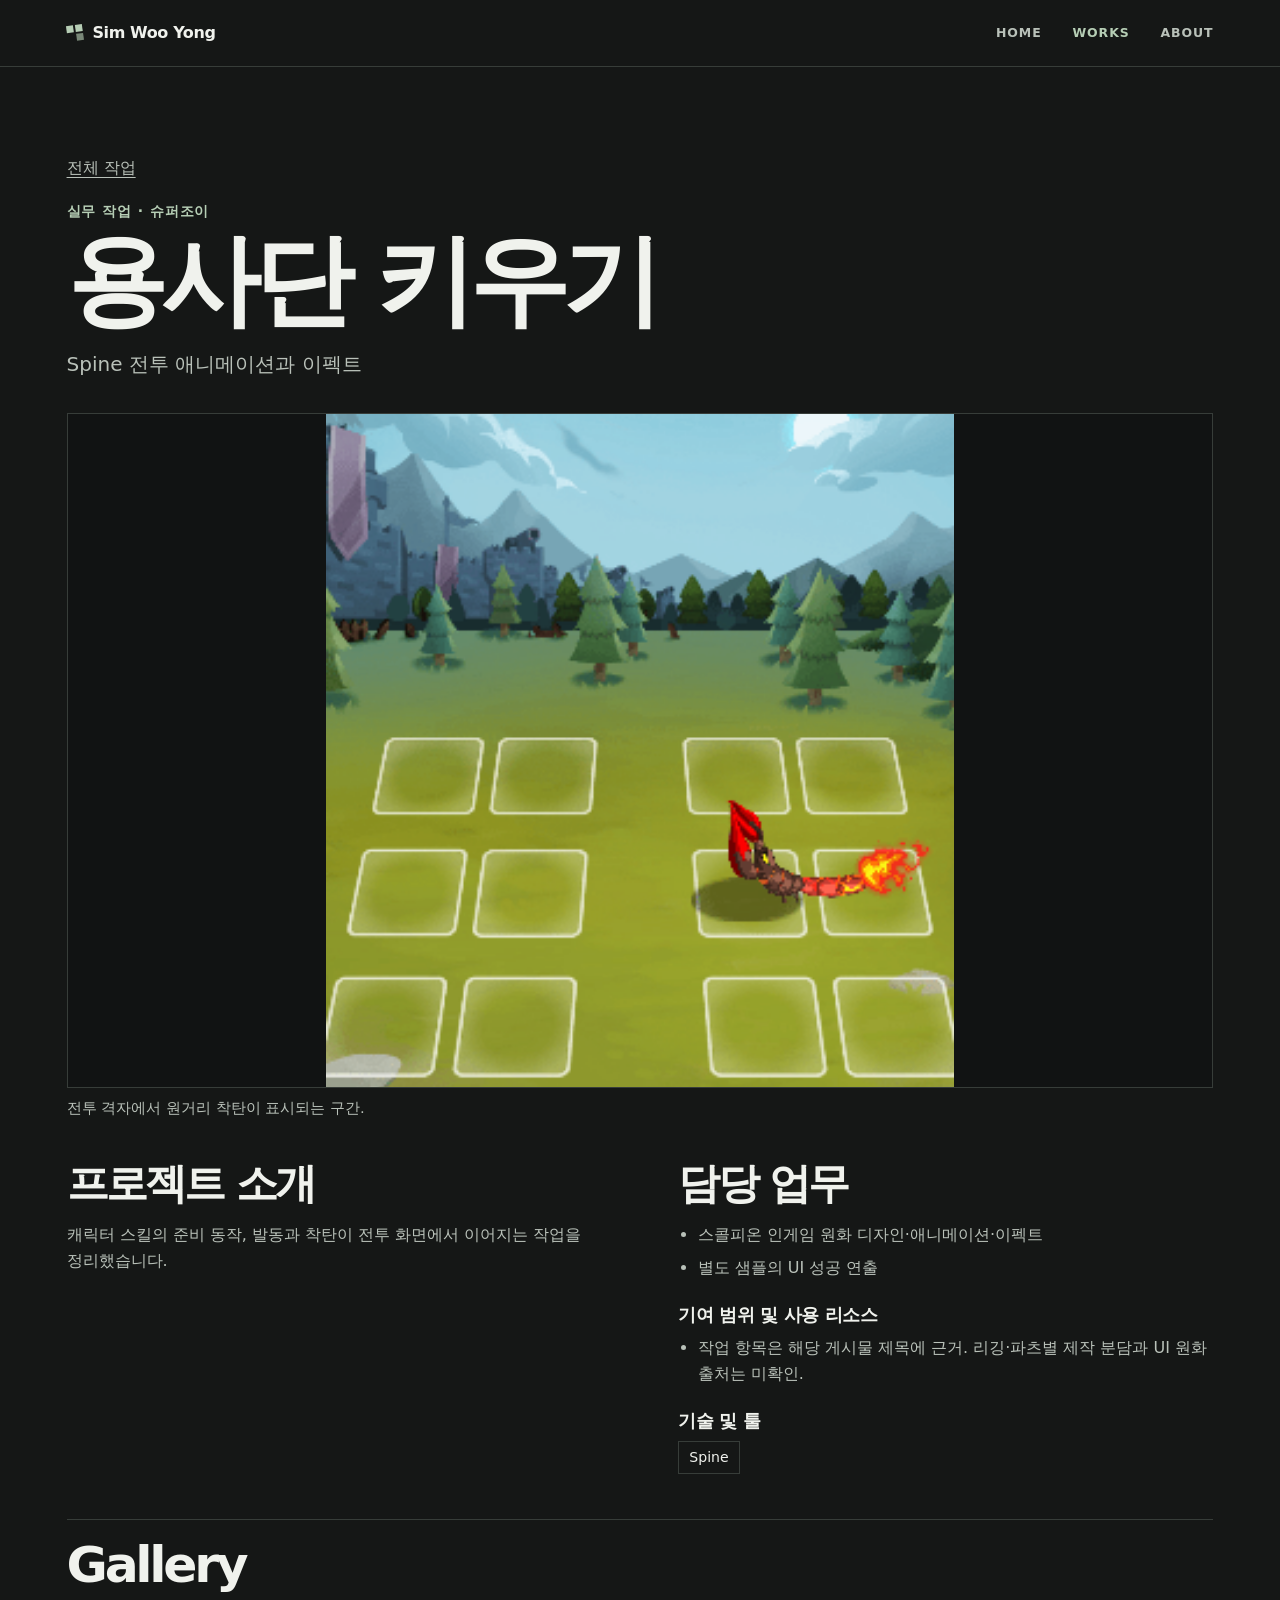
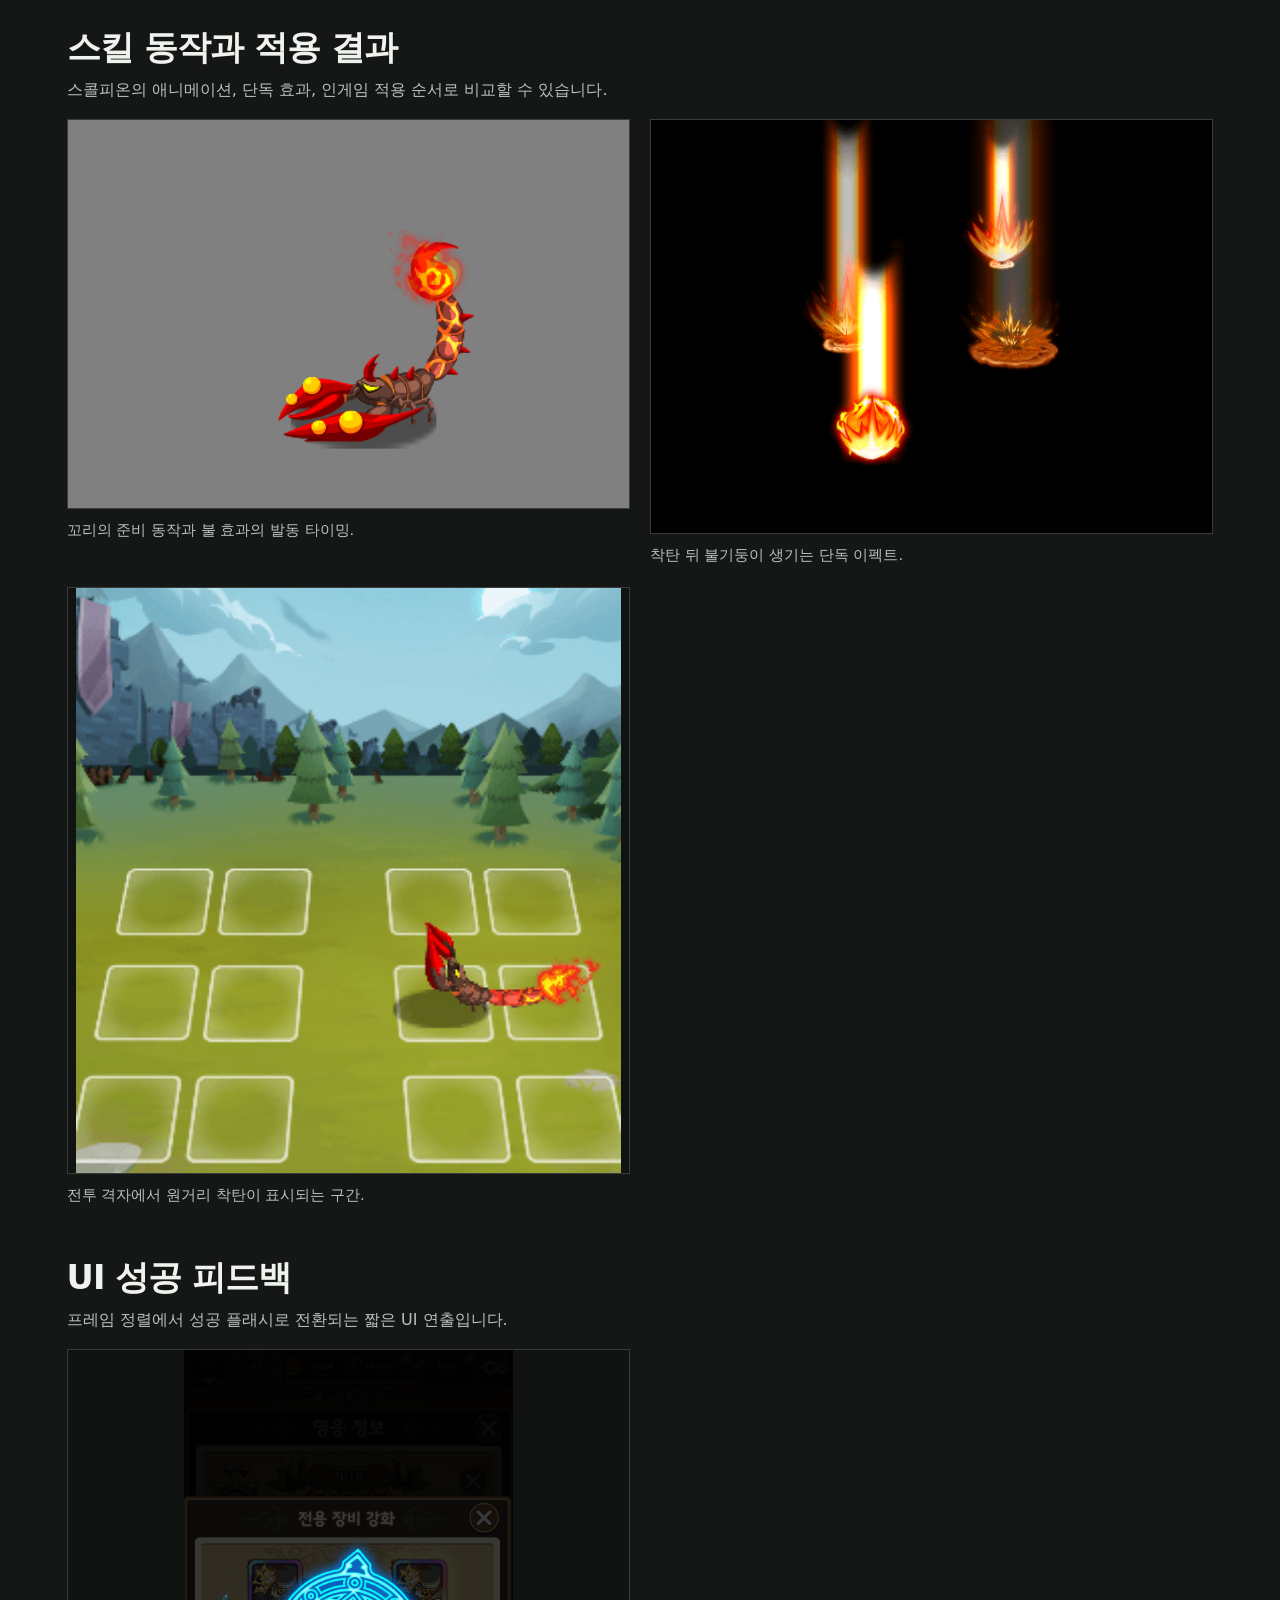
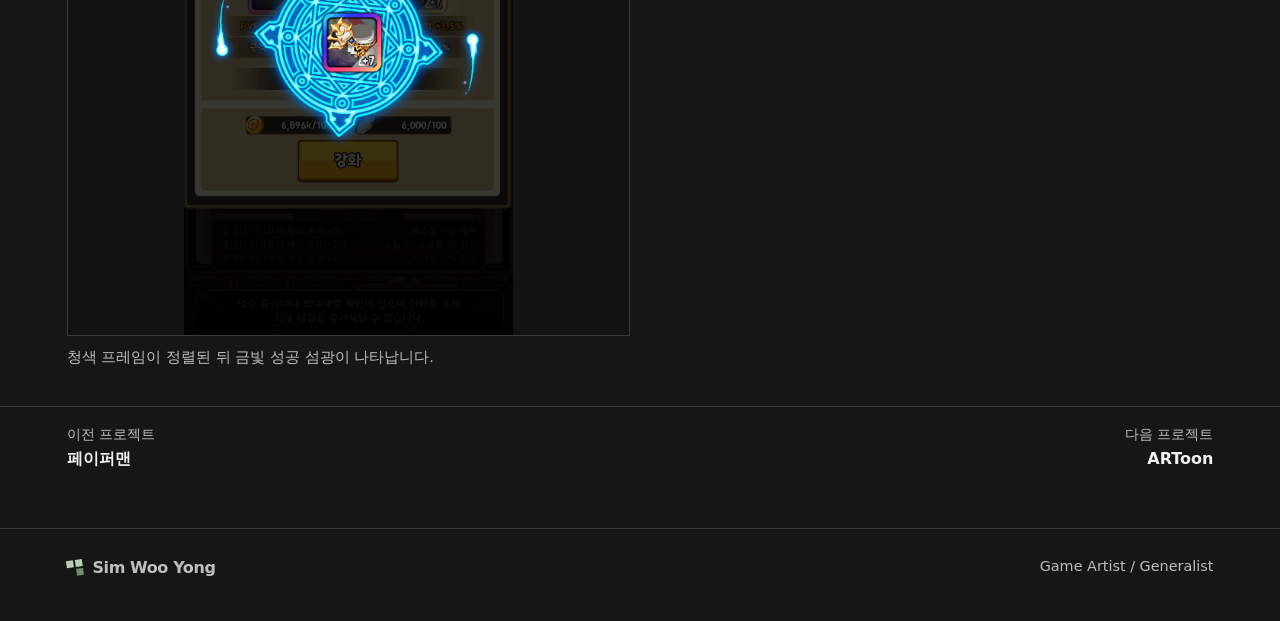
<file: works/superjoy-spine/index.html>
<!doctype html><html lang="ko"><head><meta charset="utf-8"><meta name="viewport" content="width=device-width,initial-scale=1"><meta name="description" content="Unity에서 씬을 구성하고, 라이팅과 카메라로 플레이 장면을 연출합니다. 프로젝트에 따라 배경 에셋 제작, 머티리얼 조정, 기믹과 이펙트 작업을 맡습니다."><meta name="theme-color" content="#141616"><title>용사단 키우기 · Sim Woo Yong</title><link rel="icon" href="../../favicon.svg"><link rel="stylesheet" href="../../site.css"><script src="../../site.js" defer></script></head><body><a class="skip" href="#main">본문으로</a><header class="header"><div class="frame bar"><a class="brand" href="../../index.html"><span class="mark" aria-hidden="true"><i></i><i></i><i></i></span><span>Sim Woo Yong</span></a><nav aria-label="주 메뉴"><a href="../../index.html">HOME</a><a href="../../works/index.html" aria-current="page">WORKS</a><a href="../../about/index.html">ABOUT</a></nav></div></header><main id="main"><article><header class="frame detail-head"><a class="back" href="../../works/index.html">전체 작업</a><p class="meta">실무 작업 · 슈퍼조이</p><h1>용사단 키우기</h1><p>Spine 전투 애니메이션과 이펙트</p></header>
    <div class="frame detail-art"><figure><a class="plate still" data-still href="../../media/originals/superjoy-spine/scorpion-ingame.gif"><img src="../../media/originals/superjoy-spine/scorpion-ingame.gif" alt="전투 격자에서 원거리 착탄이 표시되는 구간." fetchpriority="high" decoding="async" width="270" height="290"></a><figcaption>전투 격자에서 원거리 착탄이 표시되는 구간.</figcaption></figure></div>
    <div class="frame detail-info"><section><h2>프로젝트 소개</h2><p>캐릭터 스킬의 준비 동작, 발동과 착탄이 전투 화면에서 이어지는 작업을 정리했습니다.</p></section>
    <section><h2>담당 업무</h2><ul class="plain"><li>스콜피온 인게임 원화 디자인·애니메이션·이펙트</li><li>별도 샘플의 UI 성공 연출</li></ul><h3>기여 범위 및 사용 리소스</h3><ul class="plain"><li>작업 항목은 해당 게시물 제목에 근거. 리깅·파츠별 제작 분담과 UI 원화 출처는 미확인.</li></ul><h3>기술 및 툴</h3><ul class="tags"><li>Spine</li></ul></section></div>
    <section class="frame gallery"><div class="section-head"><h2>Gallery</h2></div><section class="gallery-block"><h3>스킬 동작과 적용 결과</h3><p>스콜피온의 애니메이션, 단독 효과, 인게임 적용 순서로 비교할 수 있습니다.</p><div class="gallery-grid"><figure><a class="plate still" data-still href="../../media/originals/superjoy-spine/scorpion-motion.gif"><img src="../../media/originals/superjoy-spine/scorpion-motion.gif" alt="꼬리의 준비 동작과 불 효과의 발동 타이밍." loading="lazy" decoding="async" width="463" height="320"></a><figcaption>꼬리의 준비 동작과 불 효과의 발동 타이밍.</figcaption></figure><figure><a class="plate still" data-still href="../../media/originals/superjoy-spine/scorpion-vfx.gif"><img src="../../media/originals/superjoy-spine/scorpion-vfx.gif" alt="착탄 뒤 불기둥이 생기는 단독 이펙트." loading="lazy" decoding="async" width="601" height="442"></a><figcaption>착탄 뒤 불기둥이 생기는 단독 이펙트.</figcaption></figure><figure><a class="plate still" data-still href="../../media/originals/superjoy-spine/scorpion-ingame.gif"><img src="../../media/originals/superjoy-spine/scorpion-ingame.gif" alt="전투 격자에서 원거리 착탄이 표시되는 구간." loading="lazy" decoding="async" width="270" height="290"></a><figcaption>전투 격자에서 원거리 착탄이 표시되는 구간.</figcaption></figure></div></section><section class="gallery-block"><h3>UI 성공 피드백</h3><p>프레임 정렬에서 성공 플래시로 전환되는 짧은 UI 연출입니다.</p><div class="gallery-grid"><figure><a class="plate still" data-still href="../../media/originals/superjoy-spine/success-feedback.gif"><img src="../../media/originals/superjoy-spine/success-feedback.gif" alt="청색 프레임이 정렬된 뒤 금빛 성공 섬광이 나타납니다." loading="lazy" decoding="async" width="432" height="768"></a><figcaption>청색 프레임이 정렬된 뒤 금빛 성공 섬광이 나타납니다.</figcaption></figure></div></section></section>
    <nav class="frame project-nav" aria-label="작품 이동"><a href="../../works/paperman/index.html"><span>이전 프로젝트</span><strong>페이퍼맨</strong></a><a href="../../works/artoon/index.html"><span>다음 프로젝트</span><strong>ARToon</strong></a></nav></article></main><footer class="frame footer"><a class="brand" href="../../index.html"><span class="mark" aria-hidden="true"><i></i><i></i><i></i></span><span>Sim Woo Yong</span></a><span>Game Artist / Generalist</span></footer></body></html>
</file>
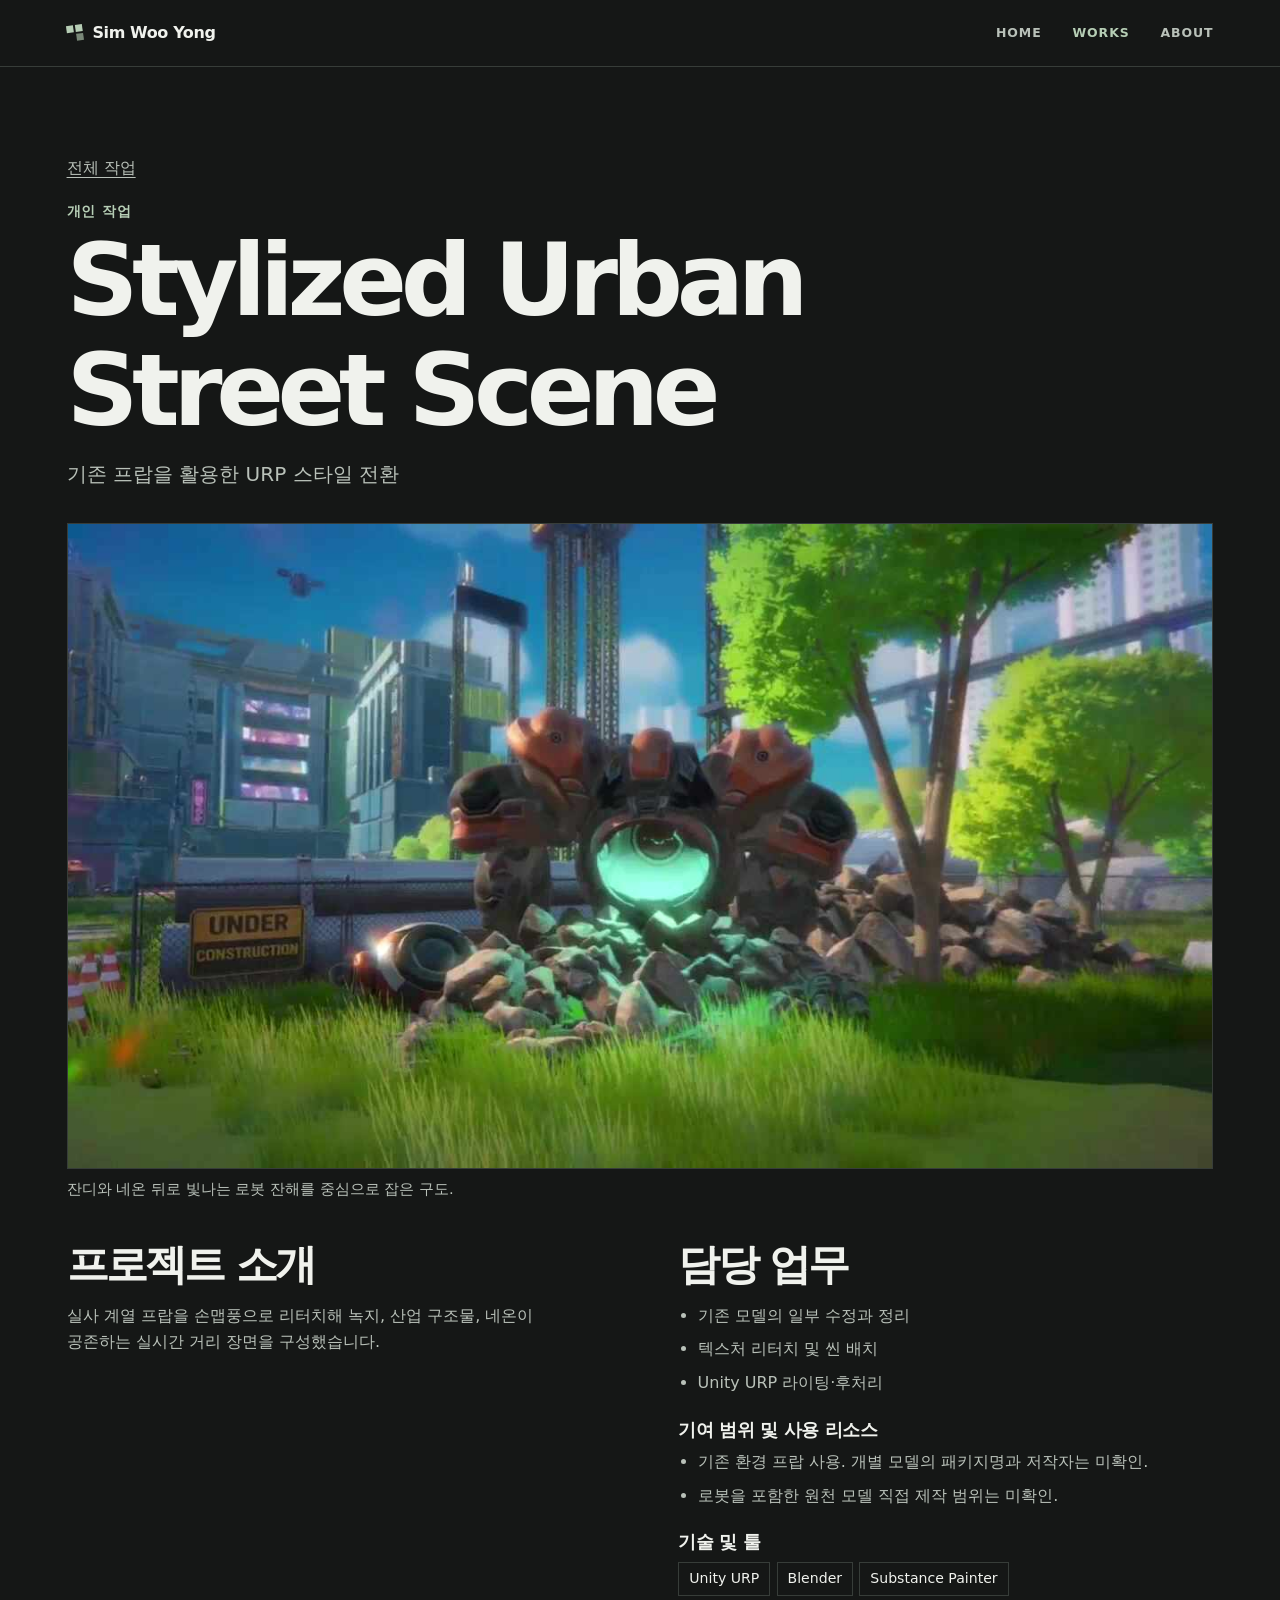
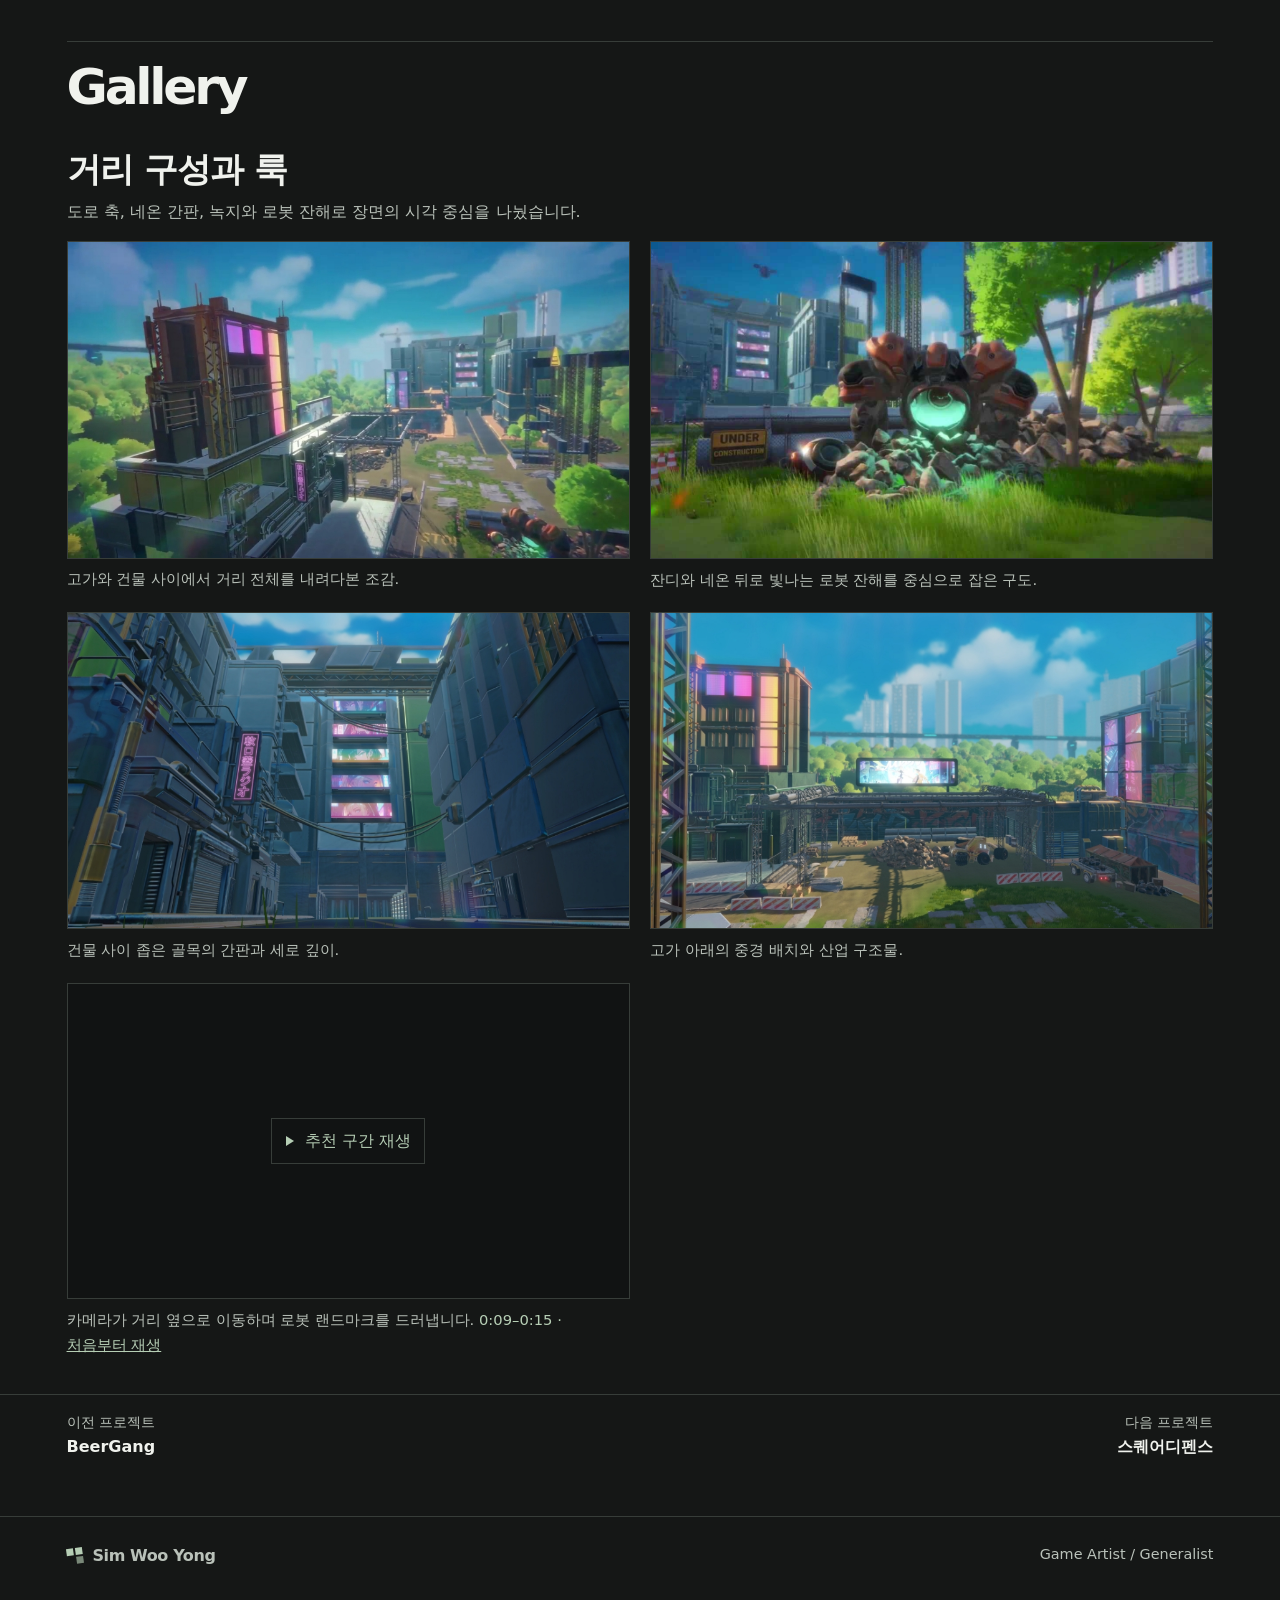
<file: works/urban-street/index.html>
<!doctype html><html lang="ko"><head><meta charset="utf-8"><meta name="viewport" content="width=device-width,initial-scale=1"><meta name="description" content="Unity에서 씬을 구성하고, 라이팅과 카메라로 플레이 장면을 연출합니다. 프로젝트에 따라 배경 에셋 제작, 머티리얼 조정, 기믹과 이펙트 작업을 맡습니다."><meta name="theme-color" content="#141616"><title>Stylized Urban Street Scene · Sim Woo Yong</title><link rel="icon" href="../../favicon.svg"><link rel="stylesheet" href="../../site.css"><script src="../../site.js" defer></script></head><body><a class="skip" href="#main">본문으로</a><header class="header"><div class="frame bar"><a class="brand" href="../../index.html"><span class="mark" aria-hidden="true"><i></i><i></i><i></i></span><span>Sim Woo Yong</span></a><nav aria-label="주 메뉴"><a href="../../index.html">HOME</a><a href="../../works/index.html" aria-current="page">WORKS</a><a href="../../about/index.html">ABOUT</a></nav></div></header><main id="main"><article><header class="frame detail-head"><a class="back" href="../../works/index.html">전체 작업</a><p class="meta">개인 작업</p><h1>Stylized Urban Street Scene</h1><p>기존 프랍을 활용한 URP 스타일 전환</p></header>
    <div class="frame detail-art"><figure><a class="plate still" data-still href="../../media/originals/urban-street/robot-landmark.jpg"><img src="../../media/originals/urban-street/robot-landmark.jpg" alt="잔디와 네온 뒤로 빛나는 로봇 잔해를 중심으로 잡은 구도." fetchpriority="high" decoding="async" width="1280" height="720"></a><figcaption>잔디와 네온 뒤로 빛나는 로봇 잔해를 중심으로 잡은 구도.</figcaption></figure></div>
    <div class="frame detail-info"><section><h2>프로젝트 소개</h2><p>실사 계열 프랍을 손맵풍으로 리터치해 녹지, 산업 구조물, 네온이 공존하는 실시간 거리 장면을 구성했습니다.</p></section>
    <section><h2>담당 업무</h2><ul class="plain"><li>기존 모델의 일부 수정과 정리</li><li>텍스처 리터치 및 씬 배치</li><li>Unity URP 라이팅·후처리</li></ul><h3>기여 범위 및 사용 리소스</h3><ul class="plain"><li>기존 환경 프랍 사용. 개별 모델의 패키지명과 저작자는 미확인.</li><li>로봇을 포함한 원천 모델 직접 제작 범위는 미확인.</li></ul><h3>기술 및 툴</h3><ul class="tags"><li>Unity URP</li><li>Blender</li><li>Substance Painter</li></ul></section></div>
    <section class="frame gallery"><div class="section-head"><h2>Gallery</h2></div><section class="gallery-block"><h3>거리 구성과 룩</h3><p>도로 축, 네온 간판, 녹지와 로봇 잔해로 장면의 시각 중심을 나눴습니다.</p><div class="gallery-grid"><figure><a class="plate still" data-still href="../../media/originals/urban-street/street-overview.jpg"><img src="../../media/originals/urban-street/street-overview.jpg" alt="고가와 건물 사이에서 거리 전체를 내려다본 조감." loading="lazy" decoding="async" width="900" height="506"></a><figcaption>고가와 건물 사이에서 거리 전체를 내려다본 조감.</figcaption></figure><figure><a class="plate still" data-still href="../../media/originals/urban-street/robot-landmark.jpg"><img src="../../media/originals/urban-street/robot-landmark.jpg" alt="잔디와 네온 뒤로 빛나는 로봇 잔해를 중심으로 잡은 구도." loading="lazy" decoding="async" width="1280" height="720"></a><figcaption>잔디와 네온 뒤로 빛나는 로봇 잔해를 중심으로 잡은 구도.</figcaption></figure><figure><a class="plate still" data-still href="../../media/originals/urban-street/street-alley.jpg"><img src="../../media/originals/urban-street/street-alley.jpg" alt="건물 사이 좁은 골목의 간판과 세로 깊이." loading="lazy" decoding="async" width="900" height="506"></a><figcaption>건물 사이 좁은 골목의 간판과 세로 깊이.</figcaption></figure><figure><a class="plate still" data-still href="../../media/originals/urban-street/street-railway.jpg"><img src="../../media/originals/urban-street/street-railway.jpg" alt="고가 아래의 중경 배치와 산업 구조물." loading="lazy" decoding="async" width="900" height="506"></a><figcaption>고가 아래의 중경 배치와 산업 구조물.</figcaption></figure><figure><div class="video-stage" style="--ratio:1280/720"><a class="play" data-video="../../media/originals/urban-street/street-camera.mp4" data-start="9" data-end="15" href="../../media/originals/urban-street/street-camera.mp4#t=9" aria-label="카메라가 거리 옆으로 이동하며 로봇 랜드마크를 드러냅니다. 재생"><i aria-hidden="true"></i>추천 구간 재생</a></div><figcaption>카메라가 거리 옆으로 이동하며 로봇 랜드마크를 드러냅니다. <span class="range">0:09–0:15 · <a data-full href="../../media/originals/urban-street/street-camera.mp4">처음부터 재생</a></span></figcaption></figure></div></section></section>
    <nav class="frame project-nav" aria-label="작품 이동"><a href="../../works/beergang/index.html"><span>이전 프로젝트</span><strong>BeerGang</strong></a><a href="../../works/square-defence/index.html"><span>다음 프로젝트</span><strong>스퀘어디펜스</strong></a></nav></article></main><footer class="frame footer"><a class="brand" href="../../index.html"><span class="mark" aria-hidden="true"><i></i><i></i><i></i></span><span>Sim Woo Yong</span></a><span>Game Artist / Generalist</span></footer></body></html>
</file>
<file: site.css>
:root{color-scheme:dark;--bg:#151716;--panel:#1e211f;--line:#373d39;--text:#f0f2ed;--muted:#b9c1b9;--accent:#b6ceb5;--pad:clamp(1.15rem,5.2vw,5rem);font-family:"Segoe UI","Apple SD Gothic Neo","Malgun Gothic",system-ui,sans-serif}
@media(prefers-reduced-motion:no-preference){@view-transition{navigation:auto}::view-transition-old(root),::view-transition-new(root){animation-duration:.18s}}
*,*::before,*::after{box-sizing:border-box}html{scroll-behavior:smooth}body{margin:0;background:var(--bg);color:var(--text);line-height:1.65}a{color:inherit}button{font:inherit}img,video{display:block;width:100%;height:auto}h1,h2,h3,p,figure{margin:0}p{color:var(--muted);word-break:keep-all;overflow-wrap:anywhere}h1,h2,h3{line-height:1.1;text-wrap:balance}h1,h2{letter-spacing:-.065em}h3{letter-spacing:-.027em}a:focus-visible,button:focus-visible,video:focus-visible{outline:2px solid var(--accent);outline-offset:5px}
.frame{width:min(100%,1440px);margin-inline:auto;padding-inline:var(--pad)}.skip{position:fixed;z-index:9;top:.5rem;left:.5rem;transform:translateY(-180%);padding:.55rem;background:var(--accent);color:var(--bg)}.skip:focus{transform:none}.header{border-bottom:1px solid var(--line)}.bar{display:flex;align-items:center;justify-content:space-between;gap:1rem;min-height:4.1rem}.brand{display:inline-flex;gap:.6rem;align-items:center;font-size:1rem;font-weight:700;letter-spacing:-.025em;text-decoration:none;white-space:nowrap}.mark{width:1.02rem;height:1.02rem;display:grid;grid-template-columns:repeat(2,1fr);gap:2px;transform:rotate(-8deg)}.mark i{background:var(--accent)}.mark i:nth-child(3){grid-column:2;opacity:.62}.bar nav{display:flex;gap:clamp(.6rem,2.4vw,2.3rem);align-items:center;flex-wrap:wrap}.bar nav a{font-size:.78rem;font-weight:700;letter-spacing:.075em;color:var(--muted);text-decoration:none;min-height:2.75rem;display:flex;align-items:center}.bar nav a:hover,.bar nav a[aria-current]{color:var(--accent)}
.hero{display:grid;gap:1.65rem;padding-block:clamp(2rem,6vw,5.4rem) clamp(2.8rem,6vw,5rem);align-items:center}.hero-copy .meta{margin-bottom:.65rem}.hero h1{font-size:clamp(2.9rem,9vw,6.8rem);line-height:.94;font-weight:740}.hero h1 em{color:var(--accent);font-style:normal}.hero-copy>p:not(.meta){margin-top:1rem;max-width:29rem}.hero-copy .action{margin-top:1.15rem}.hero-visual{position:relative;min-width:0}.hero-link{display:block;text-decoration:none}.hero-art,.plate,.video-stage{background:#111313;display:grid;place-items:center;border:1px solid var(--line);overflow:hidden}.hero-art,.card .plate{aspect-ratio:16/9}.hero-art img,.card img{height:100%;width:100%;object-fit:contain}.hero-label{display:flex;justify-content:space-between;gap:.6rem;align-items:baseline;flex-wrap:wrap;padding-top:.65rem;font-size:.91rem}.hero-label span{color:var(--muted)}.intro-video{position:absolute;inset:0;width:100%;aspect-ratio:16/9;height:auto;object-fit:contain;background:#111313;opacity:0;pointer-events:none;transition:opacity .24s}.intro-video.active{opacity:1}
.meta{color:var(--accent);font-size:.875rem;font-weight:650;letter-spacing:.065em}.action{display:inline-flex;align-items:center;justify-content:center;min-height:2.75rem;padding:.48rem 1rem;background:var(--accent);color:#141a14;text-decoration:none;font-weight:700;font-size:.92rem;border:1px solid var(--accent)}.action:hover{background:#d3e5d1}.action.secondary{background:transparent;color:var(--accent);border-color:var(--line)}.action.secondary:hover{background:var(--panel);border-color:var(--accent)}.actions{display:flex;flex-wrap:wrap;align-items:center;gap:.9rem}
.collection{margin-bottom:clamp(3rem,8vw,6rem);scroll-margin-top:1rem}.section-head,.home-index{display:flex;gap:.8rem;align-items:center;justify-content:space-between;border-top:1px solid var(--line)}.section-head{padding-block:1.05rem 1.35rem}.section-head h2,.home-index h2{font-size:clamp(2rem,6vw,3.15rem)}.grid{display:grid;gap:1.5rem}.card{min-width:0}.card>a{display:block;text-decoration:none}.card .plate{transition:border-color .16s,filter .16s}.card a:hover .plate,.hero-link:hover .hero-art{border-color:var(--accent);filter:brightness(1.09)}.card-copy{padding:.85rem 0 1.15rem;border-bottom:1px solid var(--line)}.card h3{font-size:clamp(1.5rem,3.6vw,2.25rem);margin:.25rem 0 .3rem}.home-index{padding-block:1.35rem;margin-bottom:3rem}.placeholder{padding:1rem;color:var(--muted);text-align:center}.footer{display:flex;gap:.8rem;justify-content:space-between;flex-wrap:wrap;border-top:1px solid var(--line);padding-block:1.6rem 2.5rem;color:var(--muted);font-size:.9rem;margin-top:3.5rem}
.page-head,.detail-head{padding-block:clamp(2.25rem,7vw,5rem) 2rem}.page-head h1,.detail-head h1{font-size:clamp(3rem,9vw,6.25rem);margin:.2rem 0 .7rem}.page-head p,.detail-head>p:last-child{font-size:clamp(1rem,2.5vw,1.25rem)}.back{display:inline-flex;align-items:center;min-height:2.75rem;color:var(--muted);margin-bottom:.6rem;text-underline-offset:4px}
.detail-art .still{max-height:75vh}.detail-art img{max-height:75vh;object-fit:contain}.detail-info,.about{display:grid;gap:2rem;padding-block:2.5rem}.detail-info h2,.about h2{font-size:clamp(1.8rem,5vw,2.65rem);margin-bottom:.9rem}.detail-info h3,.about h3{font-size:1.15rem;margin:1.45rem 0 .6rem}.plain{padding-left:1.2rem;color:var(--muted);margin:.3rem 0}.plain li+li{margin-top:.45rem}.tags{list-style:none;display:flex;flex-wrap:wrap;gap:.4rem;padding:0;margin:.35rem 0}.tags li{border:1px solid var(--line);padding:.25rem .62rem;font-size:.88rem}.timeline{padding:0;list-style:none;margin:0}.timeline li{border-bottom:1px solid var(--line);padding:.85rem 0}.timeline h3{margin:0 0 .4rem}.timeline strong{color:var(--text)}
.gallery-block{padding-block:1rem 2.3rem}.gallery-block h3{font-size:clamp(1.4rem,4vw,2.1rem);margin-bottom:.6rem}.gallery-grid{display:grid;gap:1.25rem}.gallery-grid,.compare{margin-top:1rem}.gallery-grid img{max-height:65vh;object-fit:contain}figcaption{color:var(--muted);padding-top:.55rem;font-size:.92rem}.video-stage{aspect-ratio:var(--ratio,16/9);min-height:7rem}.video-stage video{max-height:75vh;background:#101211}.play{display:inline-flex;align-items:center;justify-content:center;gap:.68rem;min-height:2.75rem;padding:.55rem .85rem;color:var(--accent);border:1px solid var(--line);text-decoration:none}.play:hover,.choices button:hover{border-color:var(--accent)}.play i{border-block:.34rem solid transparent;border-left:.55rem solid currentColor}.range{white-space:normal;color:var(--accent)}.range a{white-space:nowrap}.choices{display:flex;gap:.4rem;margin-bottom:.65rem}.choices button,.lightbox button{border:1px solid var(--line);background:var(--panel);color:var(--text);padding:.45rem .8rem;min-height:2.75rem;cursor:pointer}.choices button[aria-pressed=true]{color:#111611;background:var(--accent);border-color:var(--accent)}.project-nav{display:grid;grid-template-columns:1fr 1fr;gap:1rem;border-top:1px solid var(--line);padding-top:1rem}.project-nav a{text-decoration:none}.project-nav a:last-child{text-align:right}.project-nav span,.project-nav strong{display:block}.project-nav a span{font-size:.88rem;color:var(--muted)}.project-nav a:hover strong{color:var(--accent)}.lightbox{width:min(95vw,1400px);max-width:none;max-height:94vh;padding:.8rem;background:var(--bg);border:1px solid var(--line)}.lightbox::backdrop{background:#000d}.lightbox button{display:block;margin:0 0 .6rem auto}.lightbox img{max-height:78vh;object-fit:contain}
@media(min-width:680px){.grid,.gallery-grid,.detail-info,.about{grid-template-columns:repeat(2,minmax(0,1fr))}.detail-info,.about{gap:clamp(2rem,6vw,6rem)}#archive .grid{grid-template-columns:repeat(3,minmax(0,1fr))}#archive .card h3{font-size:1.45rem}}
@media(min-width:920px){.hero{grid-template-columns:minmax(0,.82fr) minmax(0,1.18fr);gap:clamp(1.25rem,3vw,3.5rem)}.hero h1{font-size:clamp(3.55rem,6.05vw,6.4rem)}}@media(max-width:390px){.bar{gap:.4rem}.brand{font-size:.89rem}.bar nav{gap:.56rem}.bar nav a{font-size:.72rem}}@media(prefers-reduced-motion:reduce){html{scroll-behavior:auto}*,*::before,*::after{transition:none!important}}
</file>
